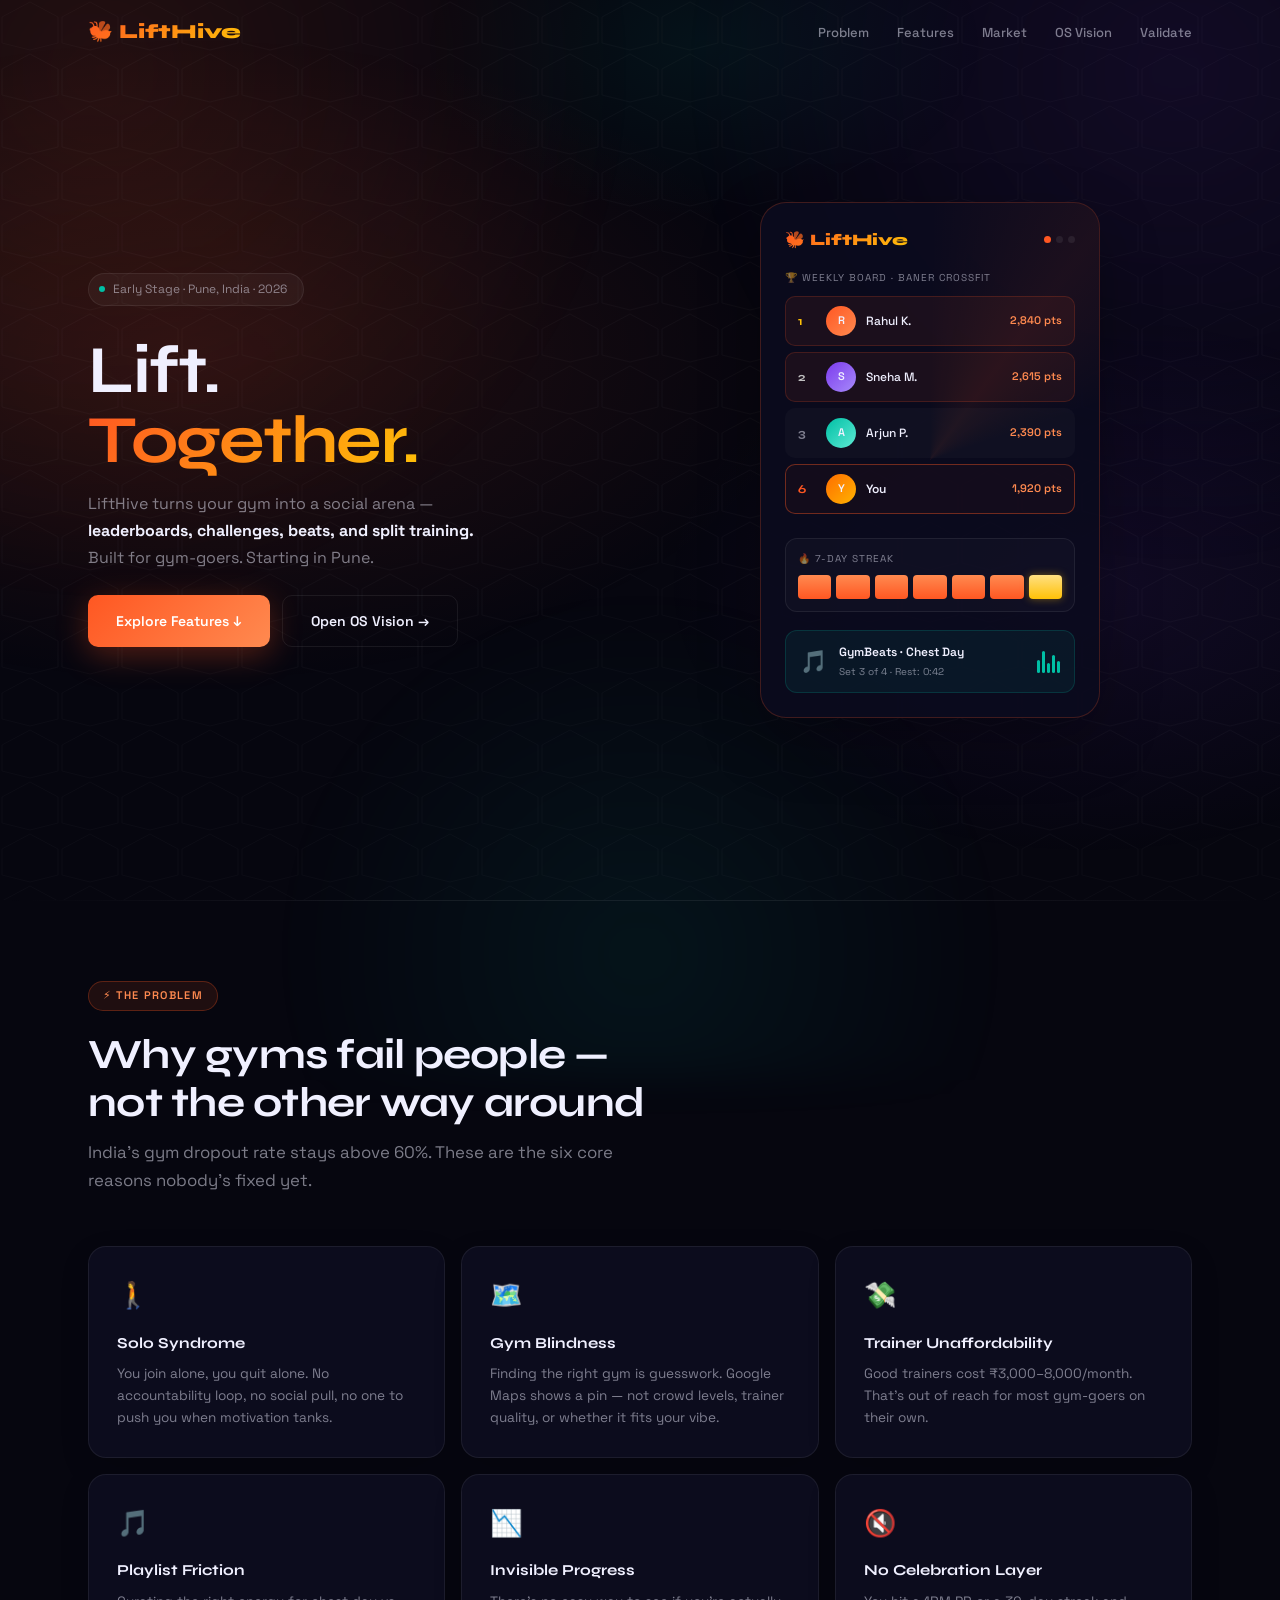
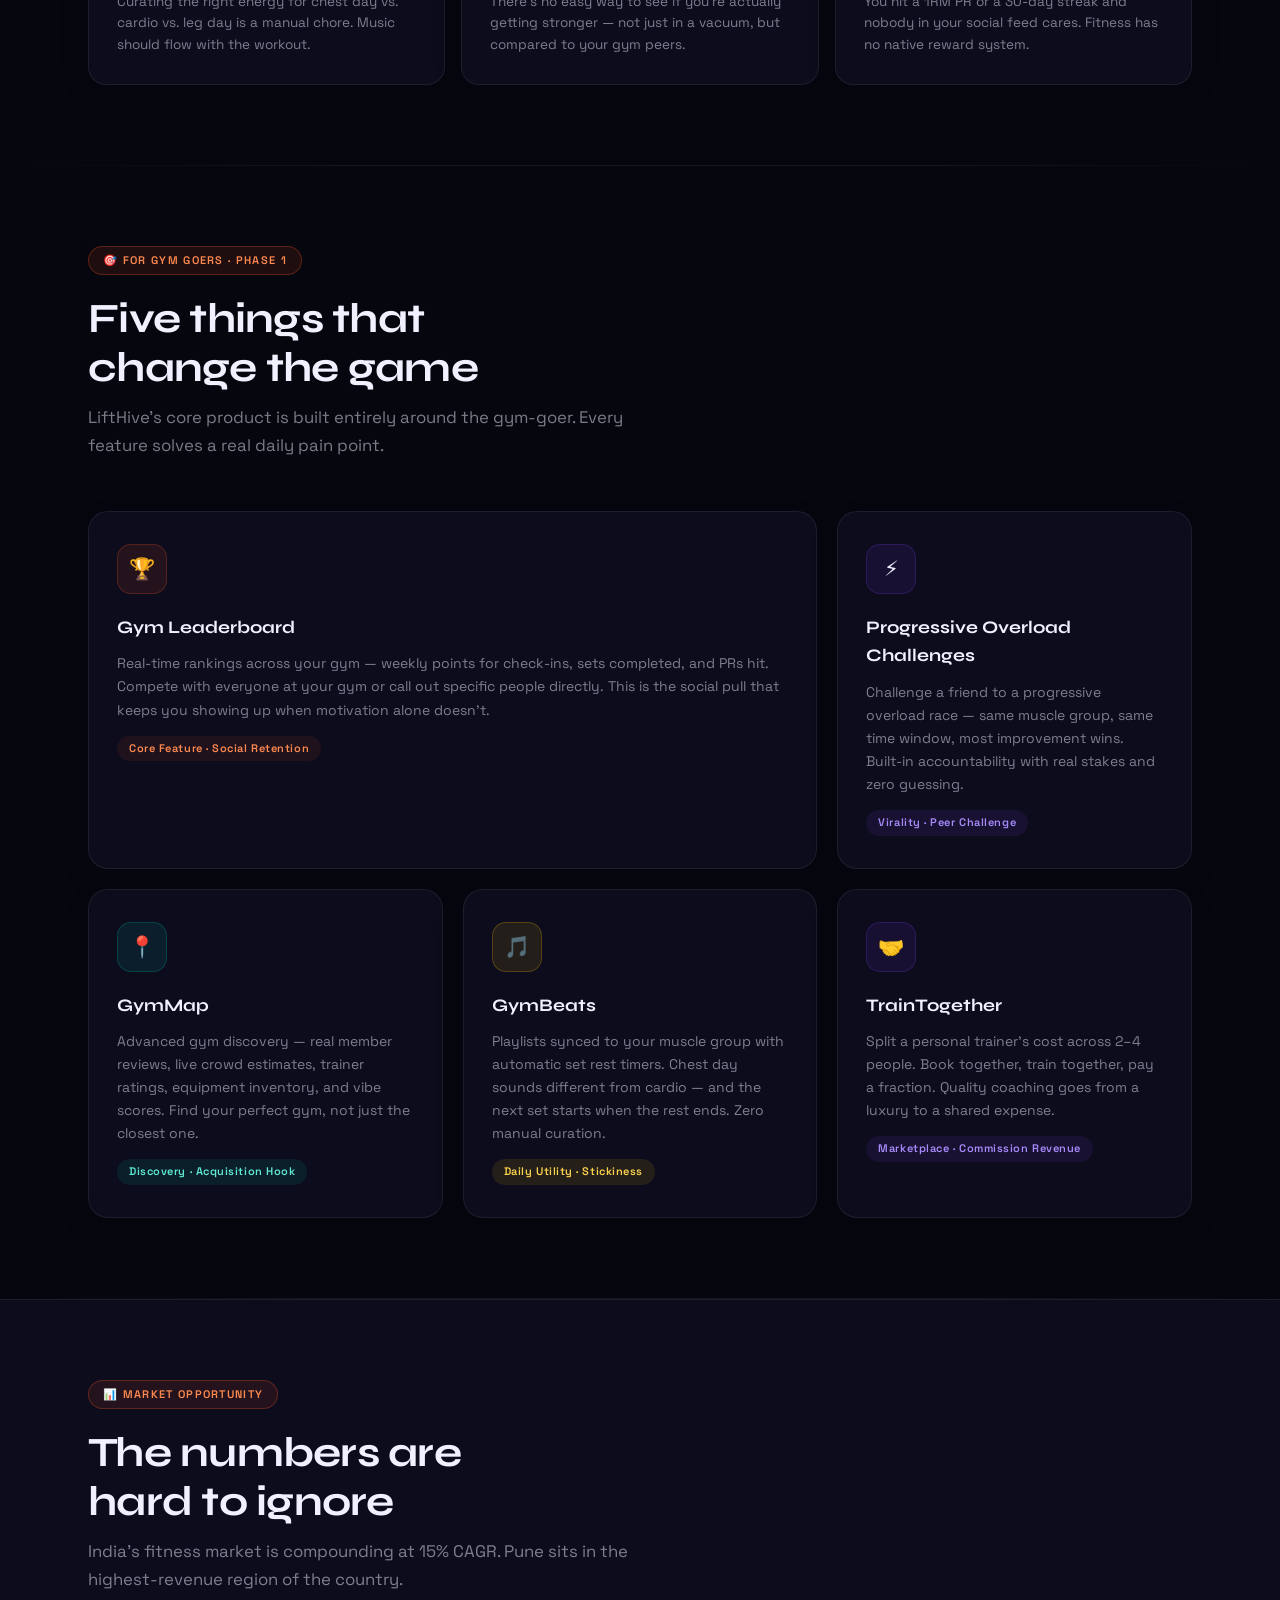
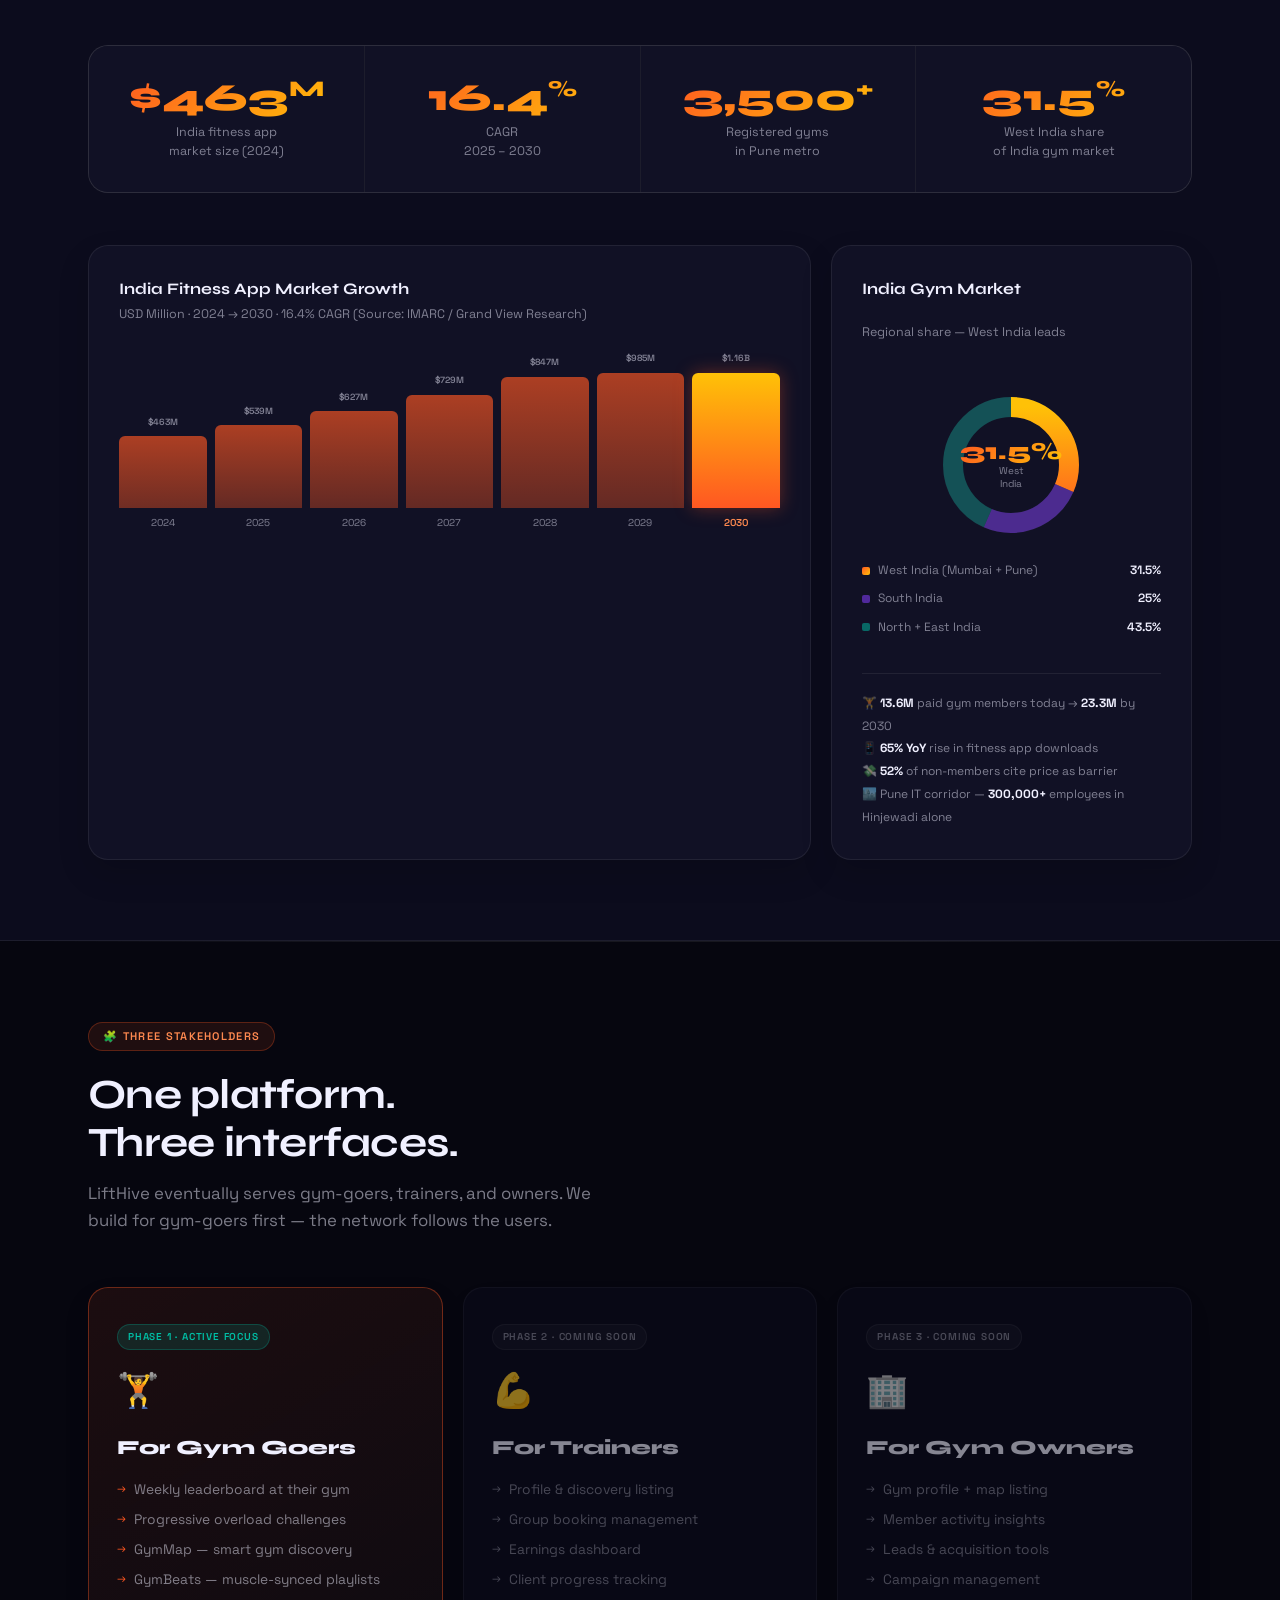
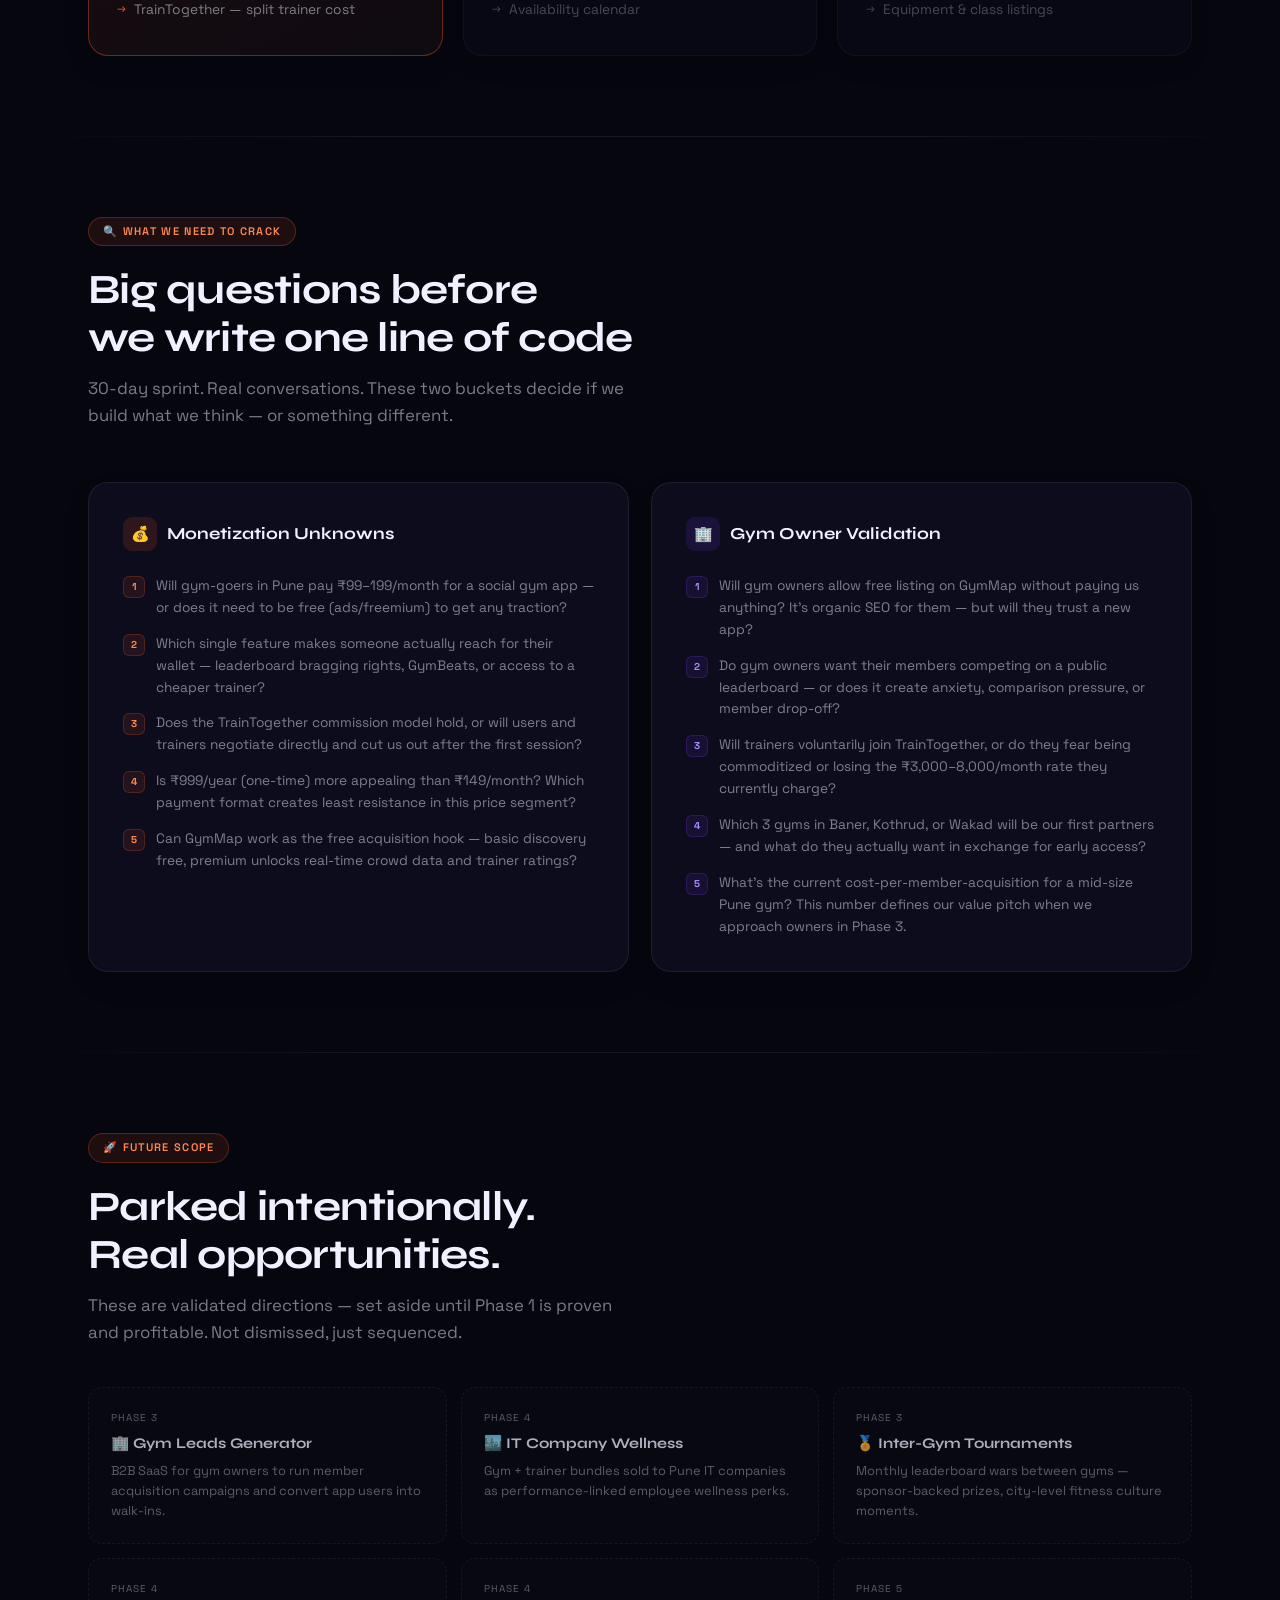
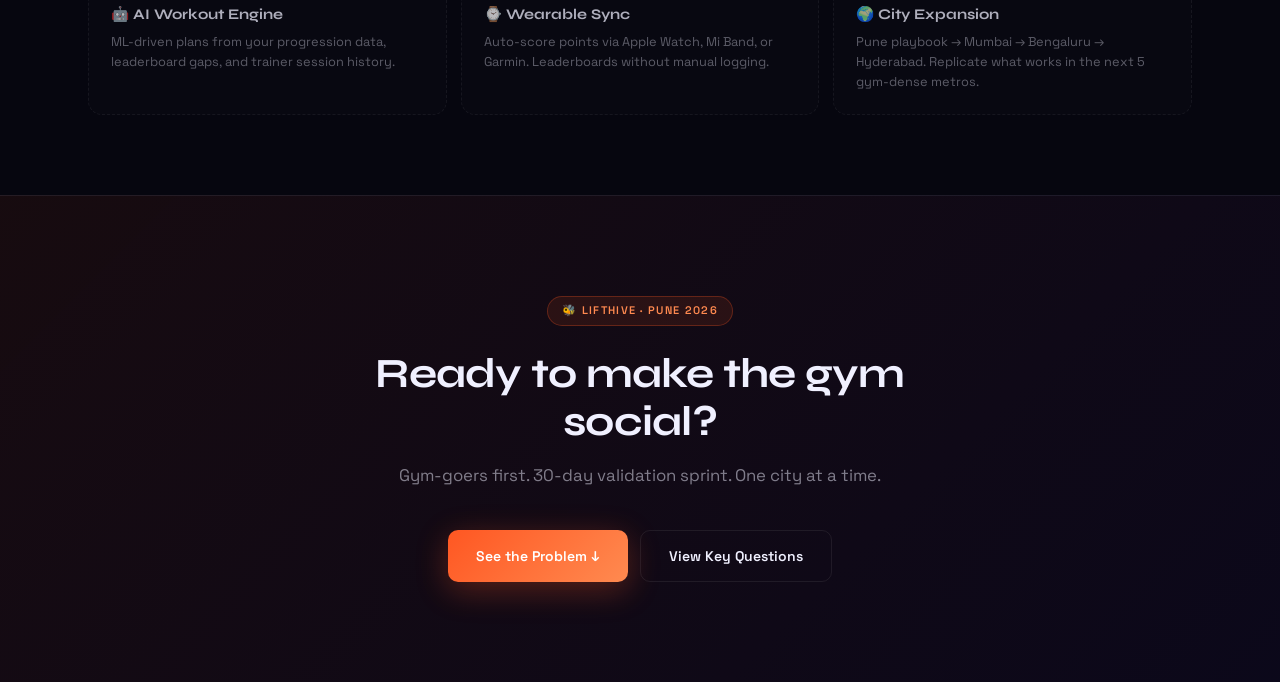
<file: index.html>
<!DOCTYPE html>
<html lang="en">
<head>
<meta charset="UTF-8">
<meta name="viewport" content="width=device-width, initial-scale=1.0">
<title>LiftHive — The AI Operating System for Fitness</title>
<link rel="preconnect" href="https://fonts.googleapis.com">
<link href="https://fonts.googleapis.com/css2?family=Syne:wght@400;600;700;800&family=Space+Grotesk:wght@300;400;500;600;700&display=swap" rel="stylesheet">
<link rel="stylesheet" href="styles.css">

</head>
<body>

<!-- ═══ NAV ═══════════════════════════════════════════ -->
<div class="nav-shell" id="ns">
  <nav>
    <a class="nav-logo" href="#">🐝 LiftHive</a>
    <button class="nav-toggle" aria-label="Toggle navigation" aria-expanded="false">
      <span></span><span></span><span></span>
    </button>
    <ul class="nav-links">
      <li><a href="#problems">Problem</a></li>
      <li><a href="#features">Features</a></li>
      <li><a href="#market">Market</a></li>
      <li><a href="operating-system.html">OS Vision</a></li>
      <li><a href="#validate">Validate</a></li>
    </ul>
  </nav>
</div>

<!-- ═══ HERO ══════════════════════════════════════════ -->
<section class="hero" id="hero">
  <div class="hero-bg"></div>
  <div class="hex-mesh"></div>
  <div class="hero-inner">

    <div class="hero-left">
      <div class="hero-badge"><span class="blink"></span> Early Stage · Pune, India · 2026</div>
      <h1 class="hero-title">
        Lift.<br>
        <span class="accent">Together.</span>
      </h1>
      <p class="hero-tagline">
        LiftHive turns your gym into a social arena —<br>
        <strong>leaderboards, challenges, beats, and split training.</strong><br>
        Built for gym-goers. Starting in Pune.
      </p>
      <div class="btn-row">
        <a href="#features" class="btn-p">Explore Features ↓</a>
        <a href="operating-system.html" class="btn-g">Open OS Vision →</a>
      </div>
    </div>

    <!-- app card mockup -->
    <div class="hero-right">
      <div class="app-card" id="appCard">
        <div class="app-card-inner">
          <div class="app-topbar">
            <span class="app-brand">🐝 LiftHive</span>
            <div class="dots"><span class="a"></span><span></span><span></span></div>
          </div>

          <div>
            <div class="lb-head">🏆 Weekly Board · Baner CrossFit</div>
            <div class="lb-row top">
              <span class="rank g">1</span>
              <div class="avi" style="background:linear-gradient(135deg,#FF5722,#FF8A50)">R</div>
              <span class="lb-name">Rahul K.</span>
              <span class="lb-pts">2,840 pts</span>
            </div>
            <div class="lb-row top">
              <span class="rank s">2</span>
              <div class="avi" style="background:linear-gradient(135deg,#7C3AED,#A78BFA)">S</div>
              <span class="lb-name">Sneha M.</span>
              <span class="lb-pts">2,615 pts</span>
            </div>
            <div class="lb-row">
              <span class="rank">3</span>
              <div class="avi" style="background:linear-gradient(135deg,#00BFA5,#5EEAD4)">A</div>
              <span class="lb-name">Arjun P.</span>
              <span class="lb-pts">2,390 pts</span>
            </div>
            <div class="lb-row me">
              <span class="rank" style="color:var(--flame)">6</span>
              <div class="avi" style="background:linear-gradient(135deg,#FF6D00,#FFB300)">Y</div>
              <span class="lb-name" style="color:var(--text);font-weight:600">You</span>
              <span class="lb-pts">1,920 pts</span>
            </div>
          </div>

          <div class="streak-box">
            <div class="streak-label">🔥 7-Day Streak</div>
            <div class="streak-days">
              <div class="sd d"></div><div class="sd d"></div><div class="sd d"></div>
              <div class="sd d"></div><div class="sd d"></div><div class="sd d"></div>
              <div class="sd t"></div>
            </div>
          </div>

          <div class="beats-box">
            <span class="beats-icon">🎵</span>
            <div class="beats-meta">
              <div class="beats-title">GymBeats · Chest Day</div>
              <div class="beats-sub">Set 3 of 4 · Rest: 0:42</div>
            </div>
            <div class="beats-bars">
              <div class="bb"></div><div class="bb"></div><div class="bb"></div>
              <div class="bb"></div><div class="bb"></div>
            </div>
          </div>
        </div>
      </div>
    </div>

  </div>
</section>

<div class="divider"></div>

<!-- ═══ PROBLEMS ══════════════════════════════════════ -->
<section id="problems">
  <div class="container">
    <div class="reveal">
      <div class="tag">⚡ The Problem</div>
      <h2 class="h1">Why gyms fail people —<br>not the other way around</h2>
      <p class="sub">India's gym dropout rate stays above 60%. These are the six core reasons nobody's fixed yet.</p>
    </div>
    <div class="problems-grid">
      <div class="p-card reveal">
        <span class="p-icon">🚶</span>
        <div class="p-title">Solo Syndrome</div>
        <p class="p-desc">You join alone, you quit alone. No accountability loop, no social pull, no one to push you when motivation tanks.</p>
      </div>
      <div class="p-card reveal">
        <span class="p-icon">🗺️</span>
        <div class="p-title">Gym Blindness</div>
        <p class="p-desc">Finding the right gym is guesswork. Google Maps shows a pin — not crowd levels, trainer quality, or whether it fits your vibe.</p>
      </div>
      <div class="p-card reveal">
        <span class="p-icon">💸</span>
        <div class="p-title">Trainer Unaffordability</div>
        <p class="p-desc">Good trainers cost ₹3,000–8,000/month. That's out of reach for most gym-goers on their own.</p>
      </div>
      <div class="p-card reveal">
        <span class="p-icon">🎵</span>
        <div class="p-title">Playlist Friction</div>
        <p class="p-desc">Curating the right energy for chest day vs. cardio vs. leg day is a manual chore. Music should flow with the workout.</p>
      </div>
      <div class="p-card reveal">
        <span class="p-icon">📉</span>
        <div class="p-title">Invisible Progress</div>
        <p class="p-desc">There's no easy way to see if you're actually getting stronger — not just in a vacuum, but compared to your gym peers.</p>
      </div>
      <div class="p-card reveal">
        <span class="p-icon">🔇</span>
        <div class="p-title">No Celebration Layer</div>
        <p class="p-desc">You hit a 1RM PR or a 30-day streak and nobody in your social feed cares. Fitness has no native reward system.</p>
      </div>
    </div>
  </div>
</section>

<div class="divider"></div>

<!-- ═══ FEATURES ══════════════════════════════════════ -->
<section id="features">
  <div class="container">
    <div class="reveal">
      <div class="tag">🎯 For Gym Goers · Phase 1</div>
      <h2 class="h1">Five things that<br>change the game</h2>
      <p class="sub">LiftHive's core product is built entirely around the gym-goer. Every feature solves a real daily pain point.</p>
    </div>
    <div class="feat-grid">
      <div class="f-card wide reveal">
        <div class="f-icon">🏆</div>
        <div class="f-title">Gym Leaderboard</div>
        <p class="f-desc">Real-time rankings across your gym — weekly points for check-ins, sets completed, and PRs hit. Compete with everyone at your gym or call out specific people directly. This is the social pull that keeps you showing up when motivation alone doesn't.</p>
        <span class="f-chip">Core Feature · Social Retention</span>
      </div>
      <div class="f-card reveal">
        <div class="f-icon pu">⚡</div>
        <div class="f-title">Progressive Overload Challenges</div>
        <p class="f-desc">Challenge a friend to a progressive overload race — same muscle group, same time window, most improvement wins. Built-in accountability with real stakes and zero guessing.</p>
        <span class="f-chip pu">Virality · Peer Challenge</span>
      </div>
      <div class="f-card reveal">
        <div class="f-icon te">📍</div>
        <div class="f-title">GymMap</div>
        <p class="f-desc">Advanced gym discovery — real member reviews, live crowd estimates, trainer ratings, equipment inventory, and vibe scores. Find your perfect gym, not just the closest one.</p>
        <span class="f-chip te">Discovery · Acquisition Hook</span>
      </div>
      <div class="f-card reveal">
        <div class="f-icon go">🎵</div>
        <div class="f-title">GymBeats</div>
        <p class="f-desc">Playlists synced to your muscle group with automatic set rest timers. Chest day sounds different from cardio — and the next set starts when the rest ends. Zero manual curation.</p>
        <span class="f-chip go">Daily Utility · Stickiness</span>
      </div>
      <div class="f-card reveal">
        <div class="f-icon pu">🤝</div>
        <div class="f-title">TrainTogether</div>
        <p class="f-desc">Split a personal trainer's cost across 2–4 people. Book together, train together, pay a fraction. Quality coaching goes from a luxury to a shared expense.</p>
        <span class="f-chip pu">Marketplace · Commission Revenue</span>
      </div>
    </div>
  </div>
</section>

<div class="divider"></div>

<!-- ═══ MARKET ════════════════════════════════════════ -->
<section id="market" class="market-section">
  <div class="container">
    <div class="reveal">
      <div class="tag">📊 Market Opportunity</div>
      <h2 class="h1">The numbers are<br>hard to ignore</h2>
      <p class="sub">India's fitness market is compounding at 15% CAGR. Pune sits in the highest-revenue region of the country.</p>
    </div>

    <div class="stats-row reveal">
      <div class="s-block">
        <div class="s-num" id="c1">$463<sup>M</sup></div>
        <div class="s-label">India fitness app<br>market size (2024)</div>
      </div>
      <div class="s-block">
        <div class="s-num">16.4<sup>%</sup></div>
        <div class="s-label">CAGR<br>2025 – 2030</div>
      </div>
      <div class="s-block">
        <div class="s-num" id="c2">3,500<sup>+</sup></div>
        <div class="s-label">Registered gyms<br>in Pune metro</div>
      </div>
      <div class="s-block">
        <div class="s-num">31.5<sup>%</sup></div>
        <div class="s-label">West India share<br>of India gym market</div>
      </div>
    </div>

    <div class="market-grid reveal">
      <!-- Bar chart -->
      <div class="chart-box">
        <div class="chart-title">India Fitness App Market Growth</div>
        <div class="chart-sub">USD Million · 2024 → 2030 · 16.4% CAGR (Source: IMARC / Grand View Research)</div>
        <div class="bar-chart" id="barChart">
          <div class="bar-col">
            <div class="bar-val">$463M</div>
            <div class="bar" data-h="40" style="background:linear-gradient(to top,rgba(255,87,34,.4),rgba(255,87,34,.65))"></div>
            <div class="bar-yr">2024</div>
          </div>
          <div class="bar-col">
            <div class="bar-val">$539M</div>
            <div class="bar" data-h="46"></div>
            <div class="bar-yr">2025</div>
          </div>
          <div class="bar-col">
            <div class="bar-val">$627M</div>
            <div class="bar" data-h="54"></div>
            <div class="bar-yr">2026</div>
          </div>
          <div class="bar-col">
            <div class="bar-val">$729M</div>
            <div class="bar" data-h="63"></div>
            <div class="bar-yr">2027</div>
          </div>
          <div class="bar-col">
            <div class="bar-val">$847M</div>
            <div class="bar" data-h="73"></div>
            <div class="bar-yr">2028</div>
          </div>
          <div class="bar-col">
            <div class="bar-val">$985M</div>
            <div class="bar" data-h="85"></div>
            <div class="bar-yr">2029</div>
          </div>
          <div class="bar-col">
            <div class="bar-val">$1.16B</div>
            <div class="bar hi" data-h="100"></div>
            <div class="bar-yr hi">2030</div>
          </div>
        </div>
      </div>

      <!-- Donut + extra -->
      <div class="chart-box donut-box">
        <div class="chart-title">India Gym Market</div>
        <div class="chart-sub">Regional share — West India leads</div>
        <div class="donut-wrap">
          <svg viewBox="0 0 156 156" width="156" height="156">
            <circle cx="78" cy="78" r="58" fill="none" stroke="rgba(255,255,255,.05)" stroke-width="20"/>
            <!-- West India 31.5% -->
            <circle cx="78" cy="78" r="58" fill="none"
              stroke="url(#g1)" stroke-width="20"
              stroke-dasharray="114.7 249.4" stroke-dashoffset="0"
              transform="rotate(-90 78 78)"
              style="transition:stroke-dasharray 1.2s ease"/>
            <!-- South India 25% -->
            <circle cx="78" cy="78" r="58" fill="none"
              stroke="rgba(124,58,237,.5)" stroke-width="20"
              stroke-dasharray="91.1 273" stroke-dashoffset="-114.7"
              transform="rotate(-90 78 78)"/>
            <!-- North+East 43.5% -->
            <circle cx="78" cy="78" r="58" fill="none"
              stroke="rgba(0,191,165,.32)" stroke-width="20"
              stroke-dasharray="158.3 205.8" stroke-dashoffset="-205.8"
              transform="rotate(-90 78 78)"/>
            <defs>
              <linearGradient id="g1" x1="0%" y1="0%" x2="100%" y2="0%">
                <stop offset="0%" stop-color="#FF5722"/>
                <stop offset="100%" stop-color="#FFC107"/>
              </linearGradient>
            </defs>
          </svg>
          <div class="donut-center">
            <div class="donut-num">31.5%</div>
            <div class="donut-lbl">West<br>India</div>
          </div>
        </div>
        <div class="legend">
          <div class="leg">
            <div class="leg-dot" style="background:linear-gradient(135deg,#FF5722,#FFC107)"></div>
            <span class="leg-txt">West India (Mumbai + Pune)</span>
            <span class="leg-val">31.5%</span>
          </div>
          <div class="leg">
            <div class="leg-dot" style="background:rgba(124,58,237,.6)"></div>
            <span class="leg-txt">South India</span>
            <span class="leg-val">25%</span>
          </div>
          <div class="leg">
            <div class="leg-dot" style="background:rgba(0,191,165,.5)"></div>
            <span class="leg-txt">North + East India</span>
            <span class="leg-val">43.5%</span>
          </div>
        </div>
        <div class="market-extra">
          🏋️ <strong>13.6M</strong> paid gym members today → <strong>23.3M</strong> by 2030<br>
          📱 <strong>65% YoY</strong> rise in fitness app downloads<br>
          💸 <strong>52%</strong> of non-members cite price as barrier<br>
          🏙️ Pune IT corridor — <strong>300,000+</strong> employees in Hinjewadi alone
        </div>
      </div>
    </div>
  </div>
</section>

<div class="divider"></div>

<!-- ═══ INTERFACES ════════════════════════════════════ -->
<section id="interfaces">
  <div class="container">
    <div class="reveal">
      <div class="tag">🧩 Three Stakeholders</div>
      <h2 class="h1">One platform.<br>Three interfaces.</h2>
      <p class="sub">LiftHive eventually serves gym-goers, trainers, and owners. We build for gym-goers first — the network follows the users.</p>
    </div>
    <div class="iface-grid">
      <div class="i-card active reveal">
        <span class="i-badge live">Phase 1 · Active Focus</span>
        <span class="i-icon">🏋️</span>
        <div class="i-title">For Gym Goers</div>
        <ul class="i-list">
          <li>Weekly leaderboard at their gym</li>
          <li>Progressive overload challenges</li>
          <li>GymMap — smart gym discovery</li>
          <li>GymBeats — muscle-synced playlists</li>
          <li>TrainTogether — split trainer cost</li>
        </ul>
      </div>
      <div class="i-card future reveal">
        <span class="i-badge soon">Phase 2 · Coming Soon</span>
        <span class="i-icon">💪</span>
        <div class="i-title">For Trainers</div>
        <ul class="i-list dim">
          <li>Profile & discovery listing</li>
          <li>Group booking management</li>
          <li>Earnings dashboard</li>
          <li>Client progress tracking</li>
          <li>Availability calendar</li>
        </ul>
      </div>
      <div class="i-card future reveal">
        <span class="i-badge soon">Phase 3 · Coming Soon</span>
        <span class="i-icon">🏢</span>
        <div class="i-title">For Gym Owners</div>
        <ul class="i-list dim">
          <li>Gym profile + map listing</li>
          <li>Member activity insights</li>
          <li>Leads & acquisition tools</li>
          <li>Campaign management</li>
          <li>Equipment & class listings</li>
        </ul>
      </div>
    </div>
  </div>
</section>

<div class="divider"></div>

<!-- ═══ VALIDATION ════════════════════════════════════ -->
<section id="validate">
  <div class="container">
    <div class="reveal">
      <div class="tag">🔍 What We Need to Crack</div>
      <h2 class="h1">Big questions before<br>we write one line of code</h2>
      <p class="sub">30-day sprint. Real conversations. These two buckets decide if we build what we think — or something different.</p>
    </div>
    <div class="val-grid">
      <div class="v-card reveal">
        <div class="v-card-title">
          <div class="v-ico o">💰</div>
          Monetization Unknowns
        </div>
        <div class="q-list">
          <div class="q-row">
            <div class="q-n">1</div>
            <div class="q-txt">Will gym-goers in Pune pay ₹99–199/month for a social gym app — or does it need to be free (ads/freemium) to get any traction?</div>
          </div>
          <div class="q-row">
            <div class="q-n">2</div>
            <div class="q-txt">Which single feature makes someone actually reach for their wallet — leaderboard bragging rights, GymBeats, or access to a cheaper trainer?</div>
          </div>
          <div class="q-row">
            <div class="q-n">3</div>
            <div class="q-txt">Does the TrainTogether commission model hold, or will users and trainers negotiate directly and cut us out after the first session?</div>
          </div>
          <div class="q-row">
            <div class="q-n">4</div>
            <div class="q-txt">Is ₹999/year (one-time) more appealing than ₹149/month? Which payment format creates least resistance in this price segment?</div>
          </div>
          <div class="q-row">
            <div class="q-n">5</div>
            <div class="q-txt">Can GymMap work as the free acquisition hook — basic discovery free, premium unlocks real-time crowd data and trainer ratings?</div>
          </div>
        </div>
      </div>
      <div class="v-card reveal">
        <div class="v-card-title">
          <div class="v-ico p">🏢</div>
          Gym Owner Validation
        </div>
        <div class="q-list">
          <div class="q-row">
            <div class="q-n p">1</div>
            <div class="q-txt">Will gym owners allow free listing on GymMap without paying us anything? It's organic SEO for them — but will they trust a new app?</div>
          </div>
          <div class="q-row">
            <div class="q-n p">2</div>
            <div class="q-txt">Do gym owners want their members competing on a public leaderboard — or does it create anxiety, comparison pressure, or member drop-off?</div>
          </div>
          <div class="q-row">
            <div class="q-n p">3</div>
            <div class="q-txt">Will trainers voluntarily join TrainTogether, or do they fear being commoditized or losing the ₹3,000–8,000/month rate they currently charge?</div>
          </div>
          <div class="q-row">
            <div class="q-n p">4</div>
            <div class="q-txt">Which 3 gyms in Baner, Kothrud, or Wakad will be our first partners — and what do they actually want in exchange for early access?</div>
          </div>
          <div class="q-row">
            <div class="q-n p">5</div>
            <div class="q-txt">What's the current cost-per-member-acquisition for a mid-size Pune gym? This number defines our value pitch when we approach owners in Phase 3.</div>
          </div>
        </div>
      </div>
    </div>
  </div>
</section>

<div class="divider"></div>

<!-- ═══ FUTURE SCOPE ══════════════════════════════════ -->
<section id="future">
  <div class="container">
    <div class="reveal">
      <div class="tag">🚀 Future Scope</div>
      <h2 class="h1">Parked intentionally.<br>Real opportunities.</h2>
      <p class="sub">These are validated directions — set aside until Phase 1 is proven and profitable. Not dismissed, just sequenced.</p>
    </div>
    <div class="future-grid reveal">
      <div class="fu-card">
        <div class="fu-phase">Phase 3</div>
        <div class="fu-title">🏢 Gym Leads Generator</div>
        <p class="fu-desc">B2B SaaS for gym owners to run member acquisition campaigns and convert app users into walk-ins.</p>
      </div>
      <div class="fu-card">
        <div class="fu-phase">Phase 4</div>
        <div class="fu-title">🏙️ IT Company Wellness</div>
        <p class="fu-desc">Gym + trainer bundles sold to Pune IT companies as performance-linked employee wellness perks.</p>
      </div>
      <div class="fu-card">
        <div class="fu-phase">Phase 3</div>
        <div class="fu-title">🏅 Inter-Gym Tournaments</div>
        <p class="fu-desc">Monthly leaderboard wars between gyms — sponsor-backed prizes, city-level fitness culture moments.</p>
      </div>
      <div class="fu-card">
        <div class="fu-phase">Phase 4</div>
        <div class="fu-title">🤖 AI Workout Engine</div>
        <p class="fu-desc">ML-driven plans from your progression data, leaderboard gaps, and trainer session history.</p>
      </div>
      <div class="fu-card">
        <div class="fu-phase">Phase 4</div>
        <div class="fu-title">⌚ Wearable Sync</div>
        <p class="fu-desc">Auto-score points via Apple Watch, Mi Band, or Garmin. Leaderboards without manual logging.</p>
      </div>
      <div class="fu-card">
        <div class="fu-phase">Phase 5</div>
        <div class="fu-title">🌍 City Expansion</div>
        <p class="fu-desc">Pune playbook → Mumbai → Bengaluru → Hyderabad. Replicate what works in the next 5 gym-dense metros.</p>
      </div>
    </div>
  </div>
</section>

<!-- ═══ CTA ════════════════════════════════════════════ -->
<section class="cta-section">
  <div class="container">
    <div class="reveal">
      <div class="tag" style="margin:0 auto 24px;display:table">🐝 LiftHive · Pune 2026</div>
      <h2 class="h1" style="text-align:center;max-width:580px;margin:0 auto 16px">Ready to make the gym social?</h2>
      <p class="sub" style="text-align:center;margin:0 auto 40px">Gym-goers first. 30-day validation sprint. One city at a time.</p>
      <div style="display:flex;gap:12px;justify-content:center;flex-wrap:wrap">
        <a href="#problems" class="btn-p">See the Problem ↓</a>
        <a href="#validate" class="btn-g">View Key Questions</a>
      </div>
    </div>
  </div>
</section>

<script src="script.js"></script>

</body>
</html>
</file>
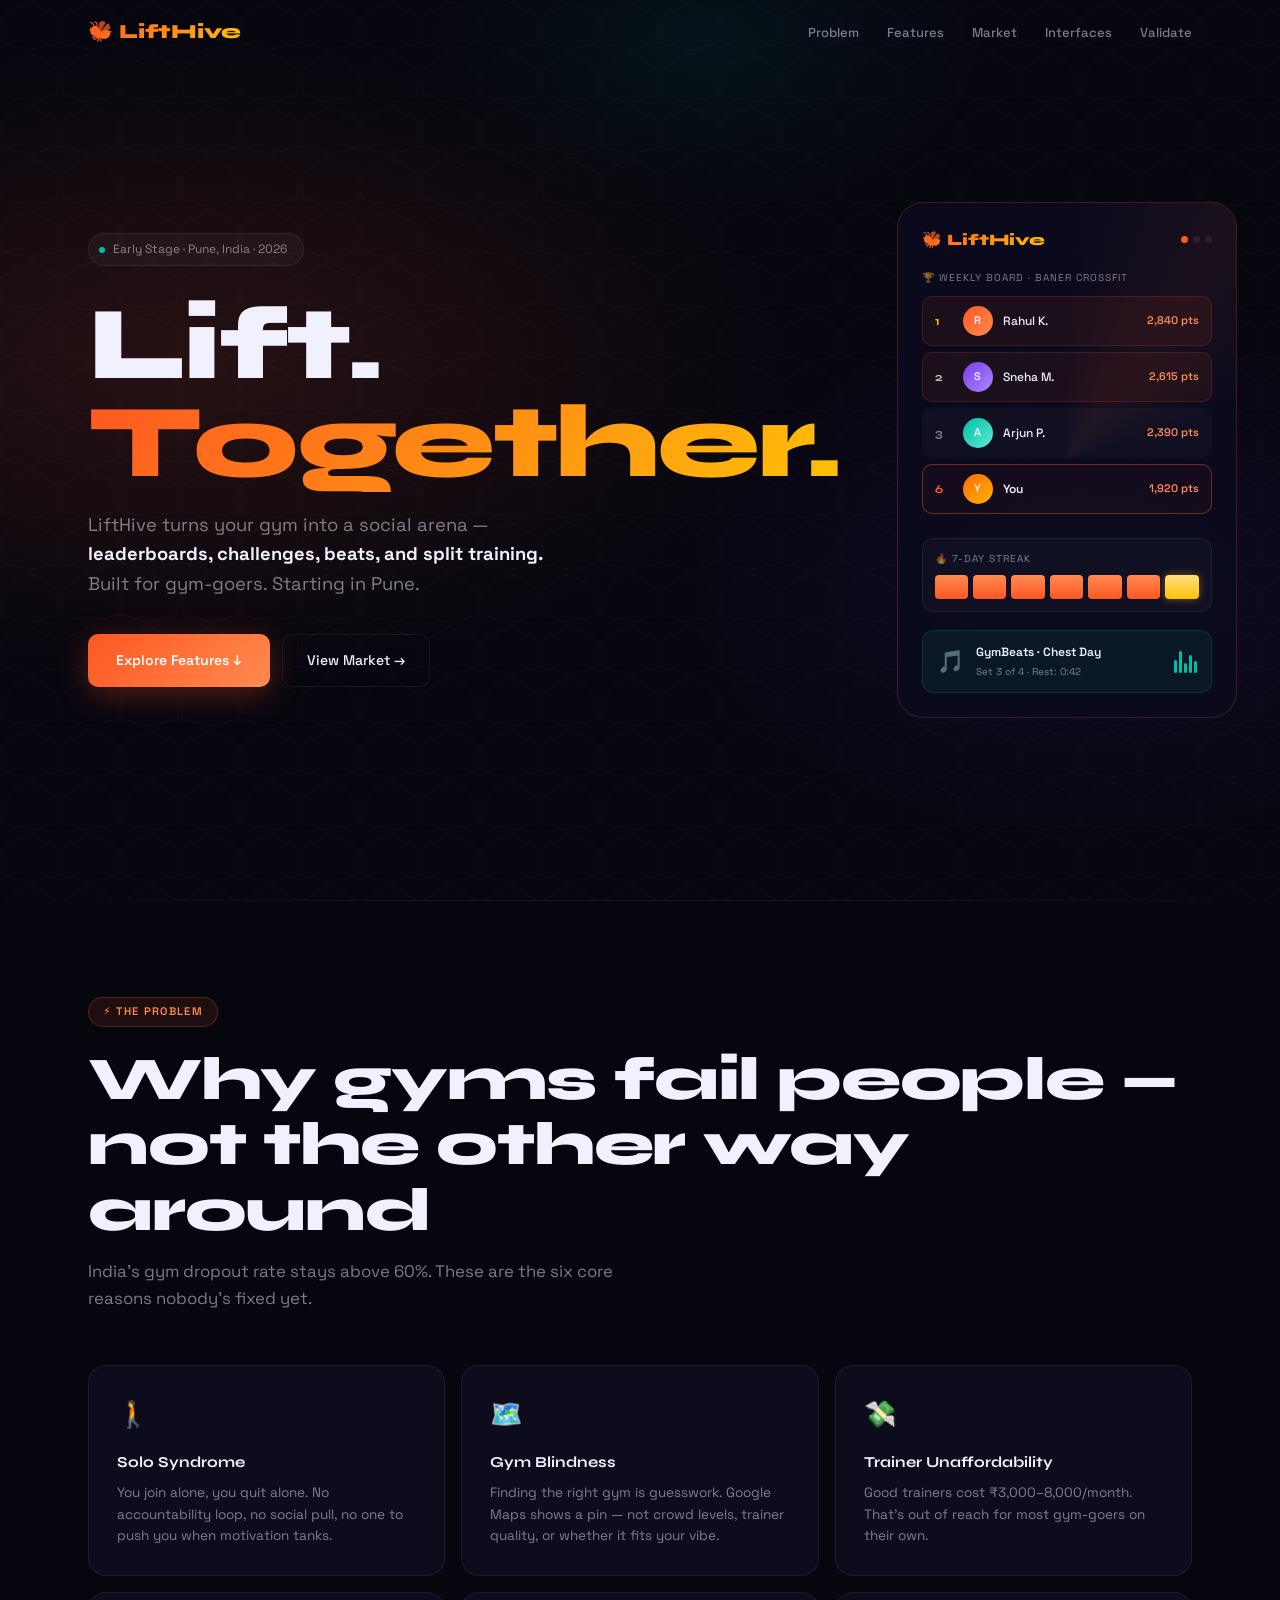
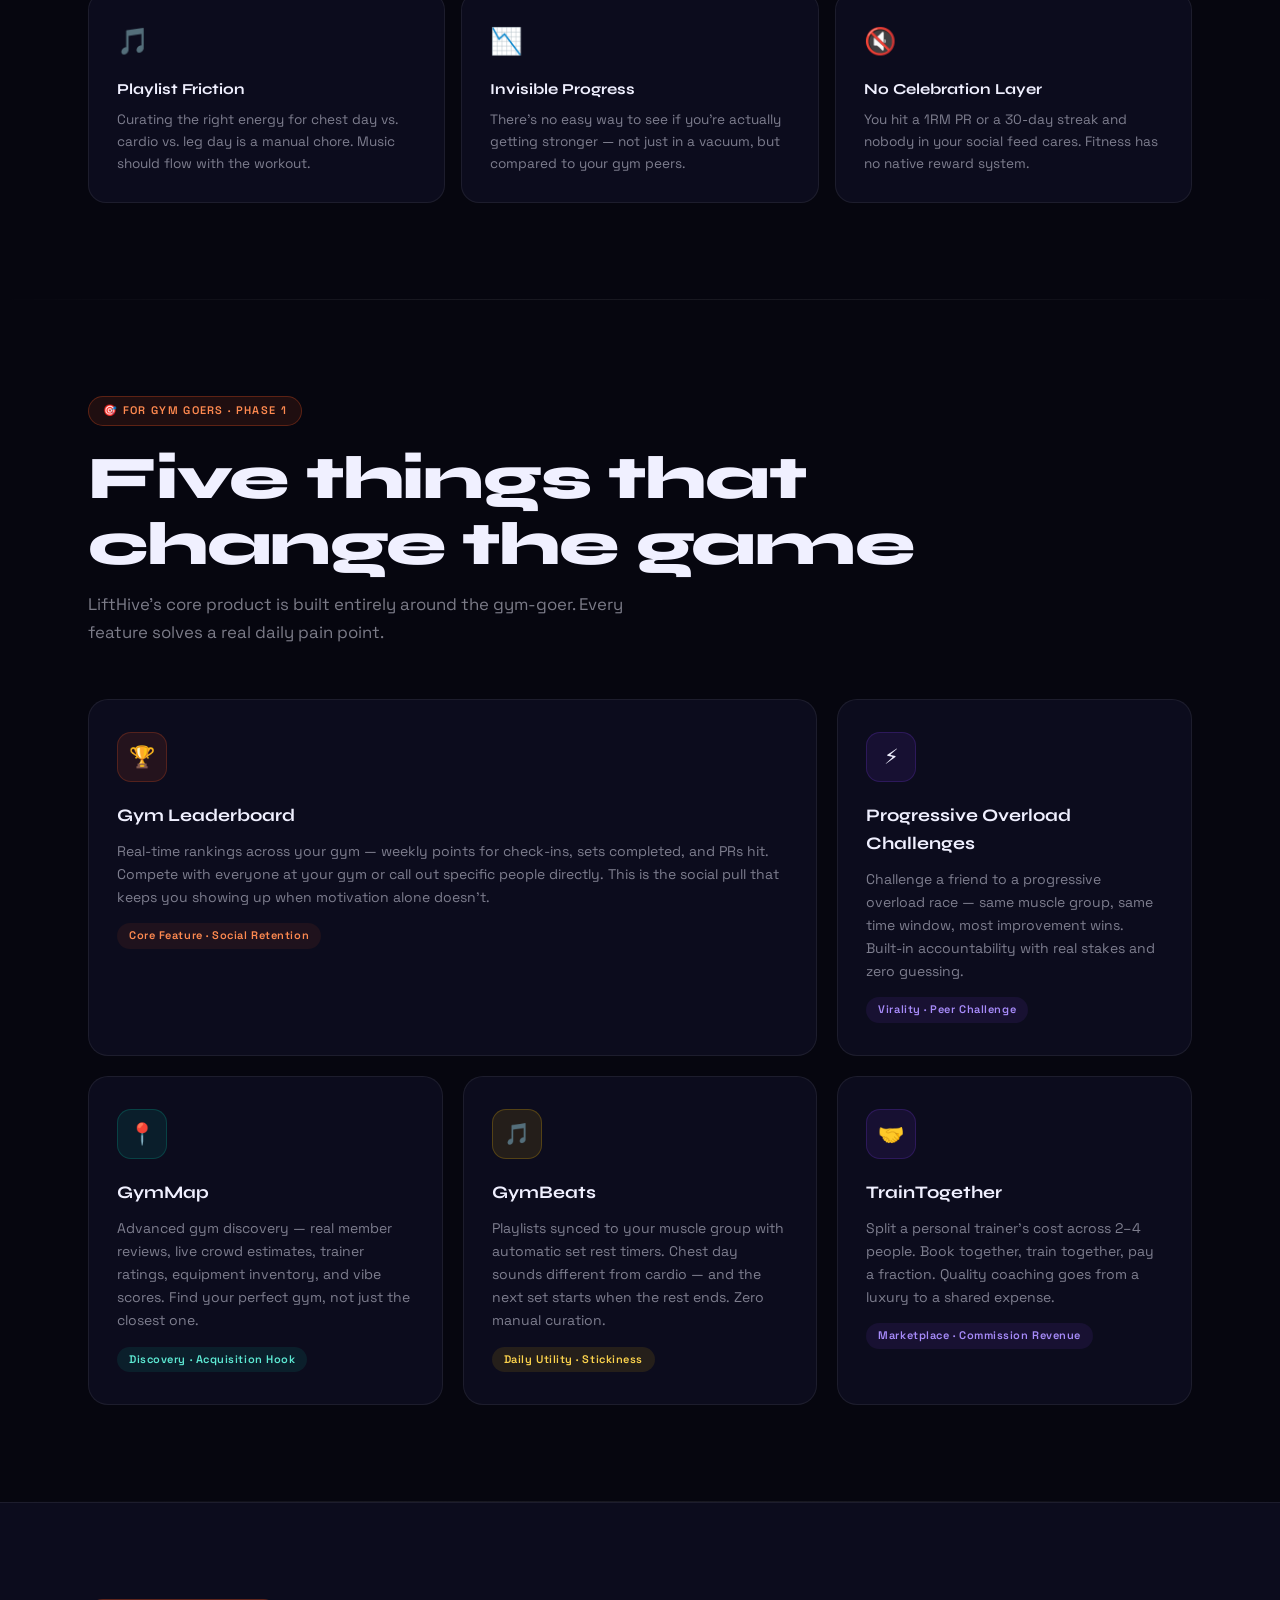
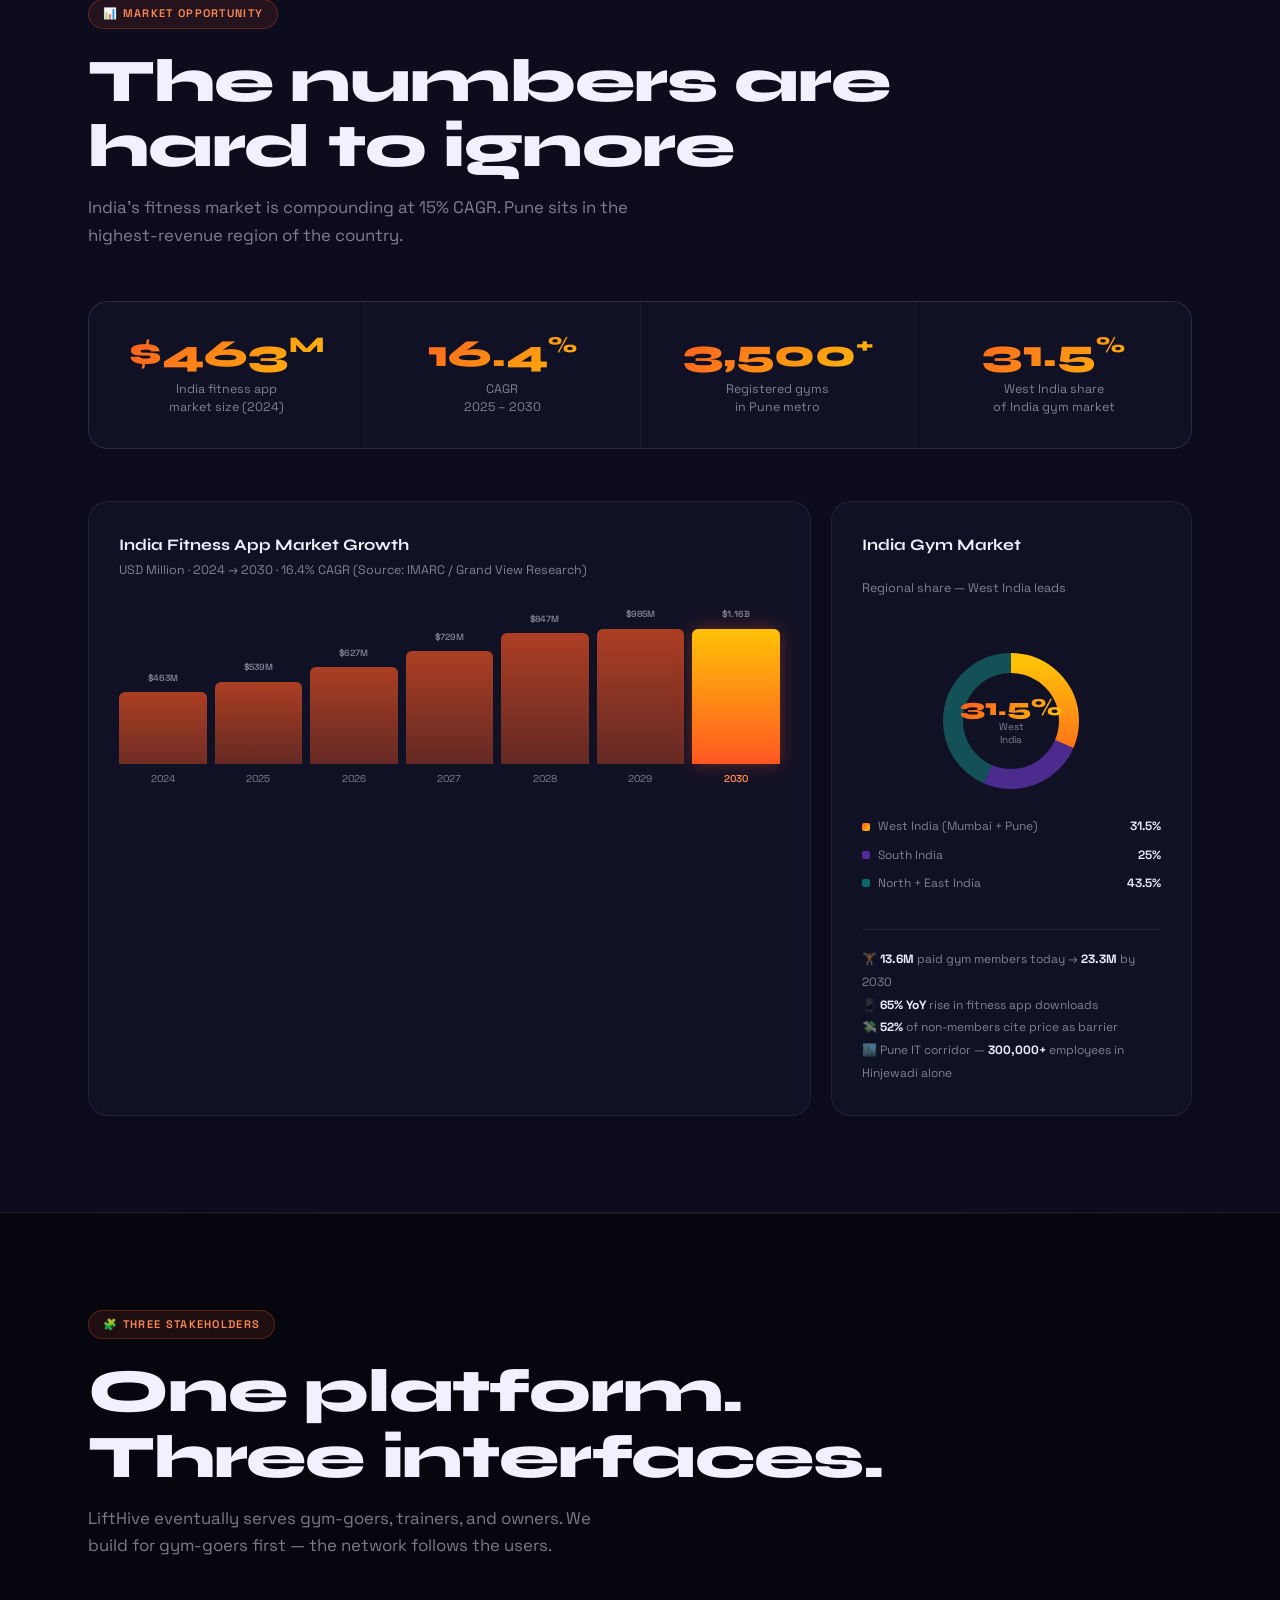
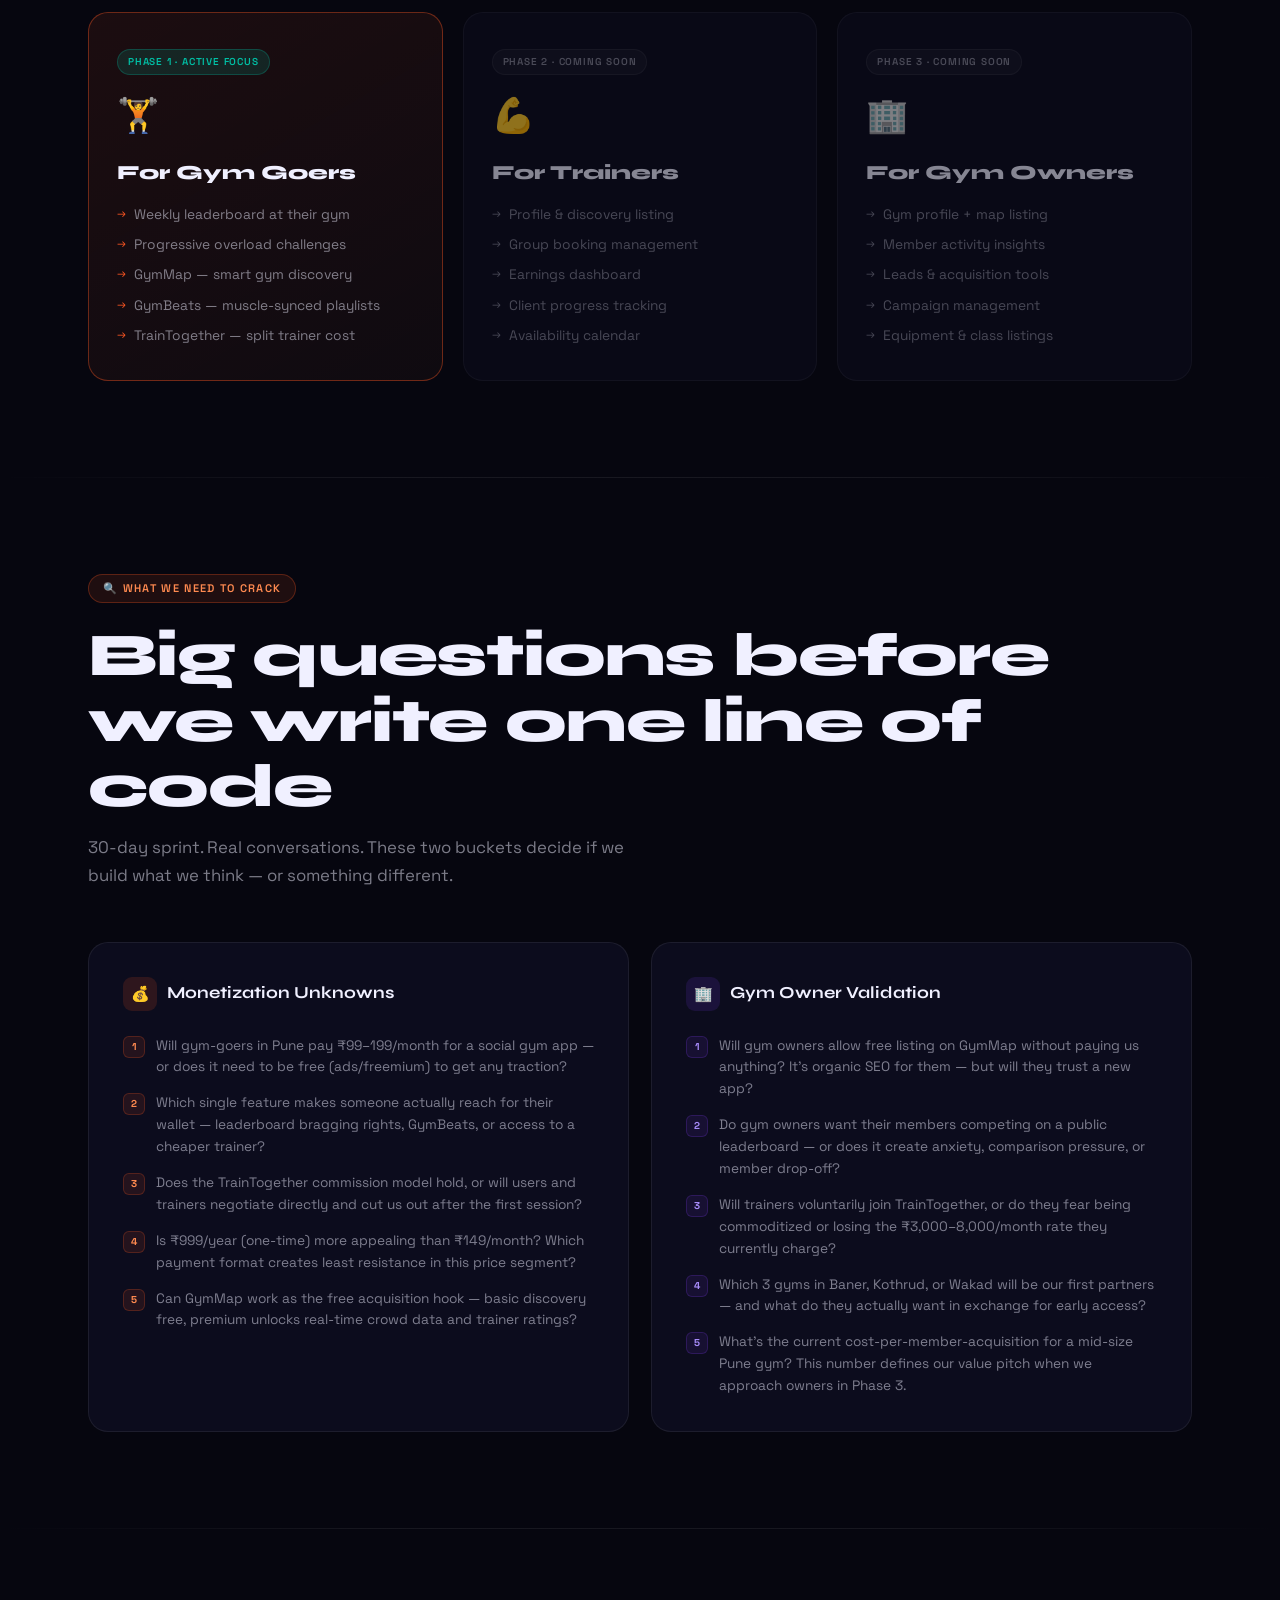
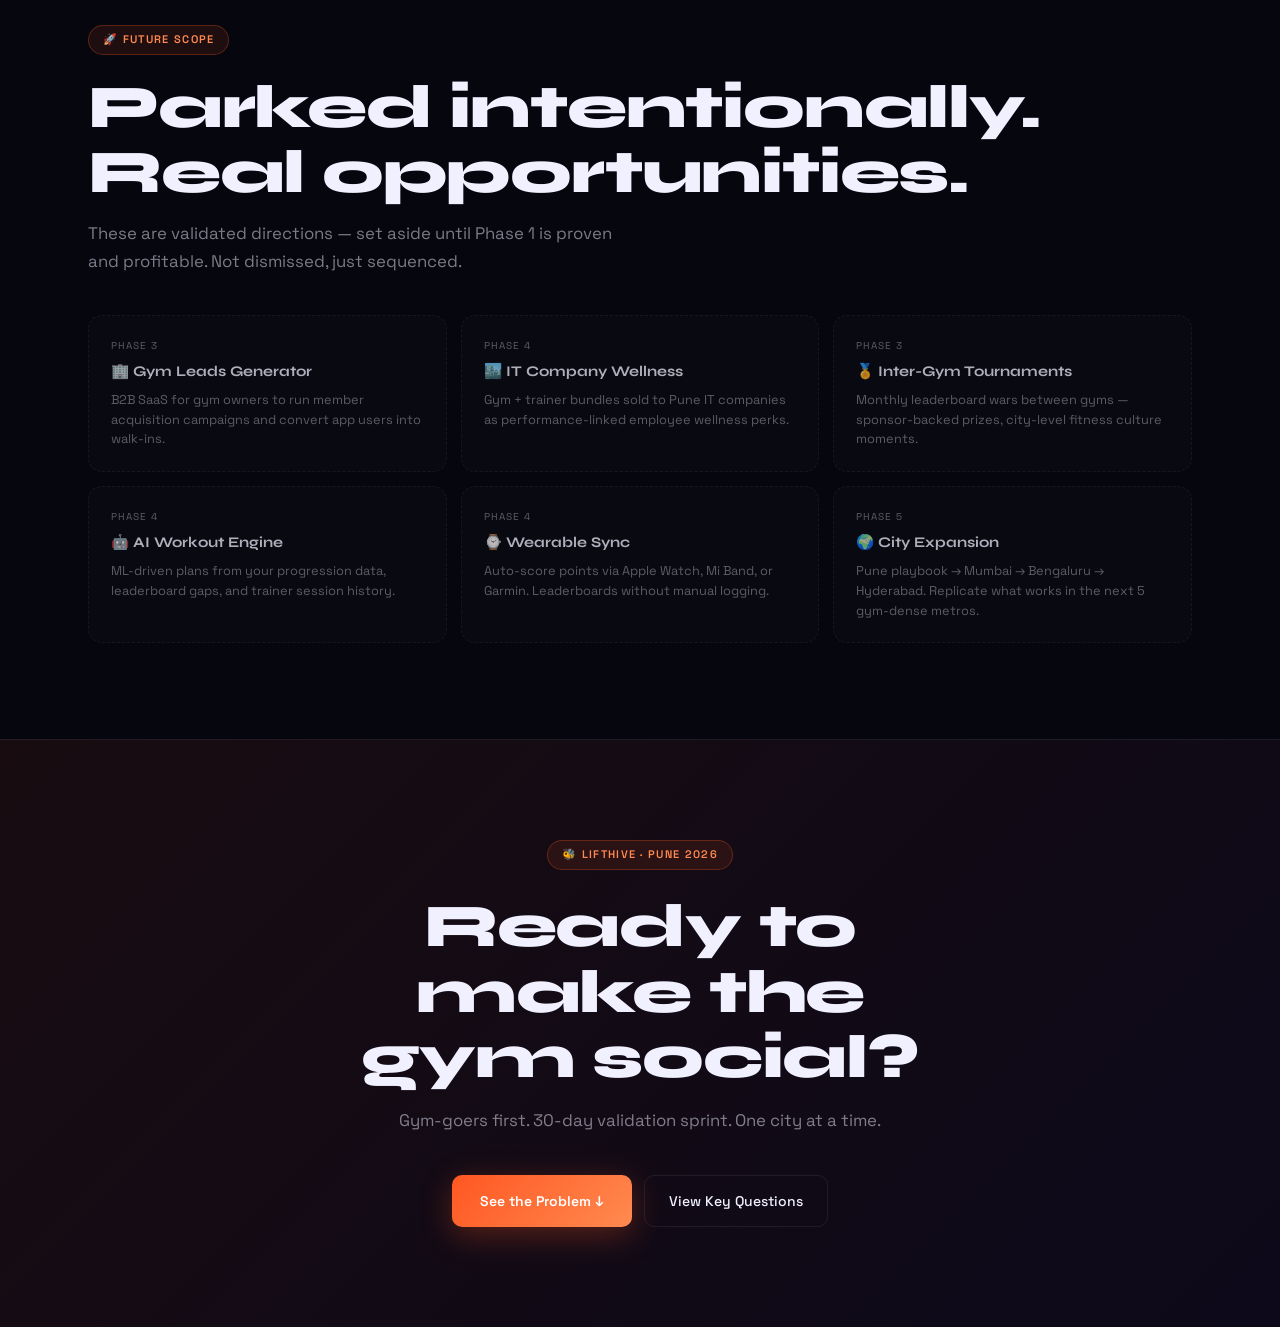
<file: lifthive.html>
<!DOCTYPE html>
<html lang="en">
<head>
<meta charset="UTF-8">
<meta name="viewport" content="width=device-width, initial-scale=1.0">
<title>LiftHive — India's Social Gym Platform</title>
<link rel="preconnect" href="https://fonts.googleapis.com">
<link href="https://fonts.googleapis.com/css2?family=Syne:wght@400;600;700;800&family=Space+Grotesk:wght@300;400;500;600;700&display=swap" rel="stylesheet">
<style>
*, *::before, *::after { box-sizing: border-box; margin: 0; padding: 0; }

:root {
  --bg:        #06060F;
  --surface:   #0C0C1D;
  --surface2:  #111125;
  --flame:     #FF5722;
  --ember:     #FF8A50;
  --gold:      #FFC107;
  --purple:    #7C3AED;
  --teal:      #00BFA5;
  --text:      #F0F0FF;
  --dim:       rgba(240,240,255,0.5);
  --border:    rgba(255,255,255,0.07);
  --glow-o:    rgba(255,87,34,0.22);
  --glow-p:    rgba(124,58,237,0.18);
}

html { scroll-behavior: smooth; }

body {
  background: var(--bg);
  color: var(--text);
  font-family: 'Space Grotesk', system-ui, sans-serif;
  overflow-x: hidden;
  line-height: 1.6;
}

/* ── UTILITIES ─────────────────────────────────── */
.container { max-width: 1160px; margin: 0 auto; padding: 0 28px; }

.tag {
  display: inline-flex;
  align-items: center;
  gap: 6px;
  background: rgba(255,87,34,0.1);
  border: 1px solid rgba(255,87,34,0.28);
  color: var(--ember);
  font-size: 11px;
  font-weight: 600;
  letter-spacing: .12em;
  text-transform: uppercase;
  padding: 5px 14px;
  border-radius: 100px;
  margin-bottom: 20px;
}

.h1 {
  font-family: 'Syne', sans-serif;
  font-size: clamp(2.2rem, 5vw, 3.8rem);
  font-weight: 800;
  line-height: 1.08;
  letter-spacing: -0.02em;
  margin-bottom: 14px;
}

.sub {
  color: var(--dim);
  font-size: 1.05rem;
  font-weight: 400;
  max-width: 540px;
  line-height: 1.65;
}

.divider { height: 1px; background: linear-gradient(90deg, transparent, var(--border) 30%, var(--border) 70%, transparent); }

.reveal {
  opacity: 0;
  transform: translateY(28px);
  transition: opacity .7s ease, transform .7s ease;
}
.reveal.on { opacity: 1; transform: none; }

section { padding: 96px 0; }

/* ── NAVBAR ─────────────────────────────────────── */
.nav-shell {
  position: fixed;
  top: 0; left: 0; right: 0;
  z-index: 200;
  border-bottom: 1px solid transparent;
  transition: background .3s, border-color .3s;
}
.nav-shell.sticky {
  background: rgba(6,6,15,.88);
  backdrop-filter: blur(22px);
  border-color: var(--border);
}
nav {
  display: flex;
  align-items: center;
  justify-content: space-between;
  max-width: 1160px;
  margin: 0 auto;
  padding: 16px 28px;
}
.nav-logo {
  font-family: 'Syne', sans-serif;
  font-size: 20px;
  font-weight: 800;
  background: linear-gradient(135deg, var(--flame), var(--gold));
  -webkit-background-clip: text;
  -webkit-text-fill-color: transparent;
  background-clip: text;
  text-decoration: none;
}
.nav-links { display: flex; gap: 28px; list-style: none; }
.nav-links a { color: var(--dim); text-decoration: none; font-size: 13px; font-weight: 500; transition: color .2s; }
.nav-links a:hover { color: var(--text); }

/* ── HERO ───────────────────────────────────────── */
.hero {
  min-height: 100vh;
  display: flex;
  align-items: center;
  position: relative;
  overflow: hidden;
  padding: 0;
}
.hero-bg {
  position: absolute; inset: 0;
  background:
    radial-gradient(ellipse 80% 60% at 15% 40%, rgba(255,87,34,.13) 0%, transparent 60%),
    radial-gradient(ellipse 55% 50% at 85% 65%, rgba(124,58,237,.1) 0%, transparent 60%),
    radial-gradient(ellipse 40% 35% at 55% 5%,  rgba(0,191,165,.07) 0%, transparent 55%);
}
.hex-mesh {
  position: absolute; inset: 0;
  opacity: .035;
  background-image: url("data:image/svg+xml,%3Csvg width='60' height='52' xmlns='http://www.w3.org/2000/svg'%3E%3Cpolygon points='30,2 58,17 58,43 30,50 2,43 2,17' fill='none' stroke='%23fff' stroke-width='.8'/%3E%3C/svg%3E");
  background-size: 60px 52px;
}
.hero-inner {
  position: relative; z-index: 2;
  display: grid;
  grid-template-columns: 1fr 1fr;
  gap: 56px;
  align-items: center;
  width: 100%;
  max-width: 1160px;
  margin: 0 auto;
  padding: 100px 28px 80px;
}
/* hero left */
.hero-badge {
  display: inline-flex;
  align-items: center;
  gap: 8px;
  background: rgba(255,255,255,.04);
  border: 1px solid var(--border);
  border-radius: 100px;
  padding: 6px 16px 6px 10px;
  font-size: 12px;
  color: var(--dim);
  margin-bottom: 30px;
}
.blink {
  width: 6px; height: 6px;
  background: var(--teal);
  border-radius: 50%;
  animation: blink 2s infinite;
}
@keyframes blink {
  0%,100% { box-shadow: 0 0 0 0 rgba(0,191,165,.45); }
  50%      { box-shadow: 0 0 0 6px rgba(0,191,165,0); }
}
.hero-title {
  font-family: 'Syne', sans-serif;
  font-size: clamp(3.8rem, 9vw, 6.5rem);
  font-weight: 800;
  line-height: .94;
  letter-spacing: -0.025em;
  margin-bottom: 8px;
}
.hero-title .accent {
  display: block;
  background: linear-gradient(130deg, var(--flame) 0%, var(--gold) 100%);
  -webkit-background-clip: text;
  -webkit-text-fill-color: transparent;
  background-clip: text;
}
.hero-tagline { font-size: 1.15rem; color: var(--dim); margin: 18px 0 36px; max-width: 460px; }
.hero-tagline strong { color: var(--text); }
.btn-row { display: flex; gap: 12px; flex-wrap: wrap; }
.btn-p {
  display: inline-flex; align-items: center; gap: 8px;
  background: linear-gradient(135deg, var(--flame), #FF8A50);
  color: #fff;
  font-weight: 600; font-size: 14px;
  padding: 14px 28px; border-radius: 10px;
  text-decoration: none;
  box-shadow: 0 8px 32px rgba(255,87,34,.3);
  transition: transform .2s, box-shadow .2s;
}
.btn-p:hover { transform: translateY(-2px); box-shadow: 0 12px 44px rgba(255,87,34,.45); }
.btn-g {
  display: inline-flex; align-items: center; gap: 8px;
  background: transparent; color: var(--text);
  font-weight: 500; font-size: 14px;
  padding: 14px 24px; border-radius: 10px;
  text-decoration: none;
  border: 1px solid var(--border);
  transition: background .2s, border-color .2s;
}
.btn-g:hover { background: rgba(255,255,255,.04); border-color: rgba(255,255,255,.16); }

/* hero card */
.hero-right { display: flex; justify-content: center; align-items: center; perspective: 1400px; }
.app-card {
  width: 340px;
  background: rgba(12,12,30,.9);
  border: 1px solid rgba(255,87,34,.22);
  border-radius: 26px;
  position: relative; overflow: hidden;
  transition: transform .12s ease-out;
}
.app-card::before {
  content: '';
  position: absolute; top: -60%; left: -60%; width: 220%; height: 220%;
  background: conic-gradient(from 0deg, transparent 0%, rgba(255,87,34,.07) 10%, transparent 20%);
  animation: spin 10s linear infinite;
  pointer-events: none;
}
@keyframes spin { to { transform: rotate(360deg); } }
.app-card-inner { position: relative; padding: 24px; display: flex; flex-direction: column; gap: 18px; }
.app-topbar { display: flex; align-items: center; justify-content: space-between; }
.app-brand {
  font-family: 'Syne', sans-serif; font-size: 16px; font-weight: 800;
  background: linear-gradient(135deg, var(--flame), var(--gold));
  -webkit-background-clip: text; -webkit-text-fill-color: transparent; background-clip: text;
}
.dots { display: flex; gap: 5px; }
.dots span { width: 7px; height: 7px; border-radius: 50%; background: var(--border); }
.dots span.a { background: var(--flame); }

.lb-head { font-size: 10px; text-transform: uppercase; letter-spacing: .1em; color: var(--dim); margin-bottom: 10px; }
.lb-row {
  display: flex; align-items: center; gap: 10px;
  padding: 9px 12px; border-radius: 10px;
  background: rgba(255,255,255,.025);
  border: 1px solid transparent;
  margin-bottom: 6px;
}
.lb-row.top { background: rgba(255,87,34,.07); border-color: rgba(255,87,34,.18); }
.lb-row.me  { border-color: rgba(255,87,34,.4); background: rgba(255,87,34,.04); }
.rank { font-family:'Syne',sans-serif; font-size:12px; font-weight:700; color:var(--dim); width:18px; }
.rank.g { color:var(--gold); } .rank.s { color:#C0C0C0; }
.avi {
  width: 30px; height: 30px; border-radius: 50%;
  display: flex; align-items: center; justify-content: center;
  font-size: 11px; font-weight: 600; flex-shrink: 0;
}
.lb-name { flex: 1; font-size: 12px; font-weight: 500; }
.lb-pts  { font-size: 11px; font-weight: 600; color: var(--ember); }

.streak-box {
  background: rgba(255,255,255,.025); border: 1px solid var(--border);
  border-radius: 12px; padding: 12px;
}
.streak-label { font-size: 10px; text-transform: uppercase; letter-spacing: .1em; color: var(--dim); margin-bottom: 8px; }
.streak-days { display: flex; gap: 5px; }
.sd {
  flex: 1; height: 24px; border-radius: 4px;
  background: rgba(255,255,255,.05);
}
.sd.d { background: linear-gradient(to top, var(--flame), var(--ember)); }
.sd.t { background: linear-gradient(to top, var(--gold), #FFE082); box-shadow: 0 0 8px rgba(255,193,7,.4); }

.beats-box {
  display: flex; align-items: center; gap: 12px;
  background: rgba(0,191,165,.07); border: 1px solid rgba(0,191,165,.18);
  border-radius: 12px; padding: 12px 14px;
}
.beats-icon { font-size: 22px; }
.beats-meta { flex: 1; }
.beats-title { font-size: 12px; font-weight: 600; margin-bottom: 2px; }
.beats-sub { font-size: 10px; color: var(--dim); }
.beats-bars { display: flex; align-items: flex-end; gap: 2px; height: 22px; }
.bb { width: 3px; border-radius: 2px; background: var(--teal); animation: eq .8s infinite alternate; }
.bb:nth-child(1) { height: 60%; animation-delay: 0s; }
.bb:nth-child(2) { height: 100%; animation-delay: .1s; }
.bb:nth-child(3) { height: 45%; animation-delay: .2s; }
.bb:nth-child(4) { height: 80%; animation-delay: .3s; }
.bb:nth-child(5) { height: 55%; animation-delay: .15s; }
@keyframes eq {
  from { transform: scaleY(.5); }
  to   { transform: scaleY(1); }
}

/* ── PROBLEMS ────────────────────────────────────── */
.problems-grid {
  display: grid;
  grid-template-columns: repeat(3,1fr);
  gap: 16px;
  margin-top: 52px;
}
.p-card {
  background: var(--surface);
  border: 1px solid var(--border);
  border-radius: 18px;
  padding: 28px;
  position: relative; overflow: hidden;
  transition: transform .3s, border-color .3s, box-shadow .3s;
}
.p-card::after {
  content: '';
  position: absolute; top: 0; left: 0; right: 0; height: 2px;
  background: linear-gradient(90deg, transparent, var(--flame), transparent);
  opacity: 0; transition: opacity .3s;
}
.p-card:hover { transform: translateY(-5px); border-color: rgba(255,87,34,.3); box-shadow: 0 16px 40px rgba(0,0,0,.35); }
.p-card:hover::after { opacity: 1; }
.p-icon { font-size: 26px; margin-bottom: 14px; display: block; }
.p-title { font-family:'Syne',sans-serif; font-size:.95rem; font-weight:700; margin-bottom:8px; }
.p-desc  { font-size:.85rem; color:var(--dim); line-height:1.6; }

/* ── FEATURES ────────────────────────────────────── */
.feat-grid {
  display: grid;
  grid-template-columns: repeat(3,1fr);
  gap: 20px;
  margin-top: 52px;
}
.f-card {
  background: var(--surface);
  border: 1px solid var(--border);
  border-radius: 20px;
  padding: 32px 28px;
  cursor: default;
  transition: transform .4s ease, box-shadow .4s ease, border-color .3s;
}
.f-card:hover {
  transform: perspective(900px) rotateY(-5deg) rotateX(2deg) translateZ(6px);
  box-shadow: 10px 14px 48px rgba(0,0,0,.4), -4px -4px 18px rgba(255,87,34,.05);
  border-color: rgba(255,87,34,.28);
}
.f-card.wide { grid-column: span 2; }
.f-icon {
  width: 50px; height: 50px; border-radius: 14px;
  display: flex; align-items: center; justify-content: center;
  font-size: 21px; margin-bottom: 20px;
  background: rgba(255,87,34,.1); border: 1px solid rgba(255,87,34,.22);
}
.f-icon.pu { background: rgba(124,58,237,.1); border-color: rgba(124,58,237,.22); }
.f-icon.te { background: rgba(0,191,165,.1);  border-color: rgba(0,191,165,.22); }
.f-icon.go { background: rgba(255,193,7,.1);  border-color: rgba(255,193,7,.22); }
.f-title { font-family:'Syne',sans-serif; font-size:1.1rem; font-weight:700; margin-bottom:10px; }
.f-desc  { font-size:.875rem; color:var(--dim); line-height:1.65; }
.f-chip {
  display: inline-block;
  margin-top: 14px;
  font-size: 11px; font-weight: 600; padding: 4px 12px; border-radius: 100px;
  background: rgba(255,87,34,.08); color: var(--ember); letter-spacing: .05em;
}
.f-chip.pu { background: rgba(124,58,237,.1); color: #A78BFA; }
.f-chip.te { background: rgba(0,191,165,.1);  color: #5EEAD4; }
.f-chip.go { background: rgba(255,193,7,.1);  color: #FCD34D; }

/* ── MARKET ──────────────────────────────────────── */
.market-section { background: var(--surface); border-top: 1px solid var(--border); border-bottom: 1px solid var(--border); }

.stats-row {
  display: grid; grid-template-columns: repeat(4,1fr);
  gap: 1px; background: var(--border);
  border: 1px solid var(--border); border-radius: 20px;
  overflow: hidden; margin-top: 52px; margin-bottom: 52px;
}
.s-block {
  background: var(--surface2); padding: 32px 24px; text-align: center;
}
.s-num {
  font-family: 'Syne', sans-serif;
  font-size: 2.4rem; font-weight: 800; line-height: 1;
  background: linear-gradient(135deg, var(--flame), var(--gold));
  -webkit-background-clip: text; -webkit-text-fill-color: transparent; background-clip: text;
  margin-bottom: 6px;
}
.s-num sup { font-size: 1.4rem; }
.s-label { font-size: .78rem; color: var(--dim); line-height: 1.45; }

.market-grid { display: grid; grid-template-columns: 2fr 1fr; gap: 20px; }
.chart-box {
  background: var(--surface2); border: 1px solid var(--border);
  border-radius: 20px; padding: 30px;
}
.chart-title { font-family:'Syne',sans-serif; font-size:1rem; font-weight:700; margin-bottom:4px; }
.chart-sub   { font-size:.78rem; color:var(--dim); margin-bottom:26px; }

/* bar chart */
.bar-chart { display: flex; align-items: flex-end; gap: 8px; height: 180px; }
.bar-col { flex:1; display:flex; flex-direction:column; align-items:center; gap:7px; height:100%; justify-content:flex-end; }
.bar-val { font-size:9px; font-weight:600; color:var(--dim); text-align:center; white-space:nowrap; }
.bar {
  width: 100%; border-radius: 6px 6px 0 0;
  background: linear-gradient(to top, rgba(255,87,34,.35), rgba(255,87,34,.65));
  height: 0;
  transition: height 1.3s cubic-bezier(.34,1.56,.64,1);
}
.bar.hi { background: linear-gradient(to top, var(--flame), var(--gold)); box-shadow: 0 0 18px rgba(255,87,34,.35); }
.bar-yr { font-size:10px; color:var(--dim); }
.bar-yr.hi { color:var(--ember); font-weight:600; }

/* donut */
.donut-box {
  display: flex; flex-direction: column; gap: 18px;
}
.donut-wrap { position: relative; width: 156px; height: 156px; margin: 0 auto; }
.donut-center {
  position: absolute; top:50%; left:50%;
  transform: translate(-50%,-50%); text-align:center;
}
.donut-num {
  font-family:'Syne',sans-serif; font-size:1.5rem; font-weight:800;
  background: linear-gradient(135deg,var(--flame),var(--gold));
  -webkit-background-clip: text; -webkit-text-fill-color: transparent; background-clip: text;
  line-height:1;
}
.donut-lbl { font-size:10px; color:var(--dim); line-height:1.3; }

.legend { display:flex; flex-direction:column; gap:9px; }
.leg { display:flex; align-items:center; gap:8px; font-size:12px; }
.leg-dot { width:8px; height:8px; border-radius:2px; flex-shrink:0; }
.leg-txt { color:var(--dim); flex:1; }
.leg-val { font-weight:600; }

.market-extra {
  margin-top: 18px; padding-top: 18px;
  border-top: 1px solid var(--border);
  font-size: 12px; color: var(--dim); line-height: 1.9;
}
.market-extra strong { color: var(--text); }

/* ── INTERFACES ──────────────────────────────────── */
.iface-grid { display:grid; grid-template-columns:repeat(3,1fr); gap:20px; margin-top:52px; }
.i-card {
  border-radius: 20px; padding: 34px 28px;
  border: 1px solid var(--border); position: relative; overflow: hidden;
}
.i-card.active {
  background: linear-gradient(150deg, rgba(255,87,34,.09), rgba(255,140,60,.04));
  border-color: rgba(255,87,34,.38);
}
.i-card.future { background: var(--surface); opacity: .55; }
.i-badge {
  display: inline-block; font-size: 10px; font-weight:600;
  letter-spacing:.08em; text-transform:uppercase;
  padding: 4px 10px; border-radius: 100px; margin-bottom: 14px;
}
.i-badge.live { background:rgba(0,191,165,.14); color:var(--teal); border:1px solid rgba(0,191,165,.25); }
.i-badge.soon { background:rgba(255,255,255,.04); color:var(--dim); border:1px solid var(--border); }
.i-icon  { font-size:34px; margin-bottom:14px; display:block; }
.i-title { font-family:'Syne',sans-serif; font-size:1.25rem; font-weight:800; margin-bottom:14px; }
.i-list  { list-style:none; display:flex; flex-direction:column; gap:8px; }
.i-list li {
  display:flex; align-items:flex-start; gap:8px;
  font-size:.86rem; color:var(--dim);
}
.i-list li::before { content:'→'; color:var(--flame); font-size:11px; margin-top:2px; flex-shrink:0; }
.i-list.dim li::before { color:var(--dim); }

/* ── VALIDATION ──────────────────────────────────── */
.val-grid { display:grid; grid-template-columns:1fr 1fr; gap:22px; margin-top:52px; }
.v-card {
  background: var(--surface); border: 1px solid var(--border);
  border-radius: 20px; padding: 34px;
}
.v-card-title {
  font-family:'Syne',sans-serif; font-size:1.05rem; font-weight:700;
  display:flex; align-items:center; gap:10px; margin-bottom:24px;
}
.v-ico {
  width:34px; height:34px; border-radius:9px;
  display:flex; align-items:center; justify-content:center; font-size:15px;
}
.v-ico.o { background:rgba(255,87,34,.14); }
.v-ico.p { background:rgba(124,58,237,.14); }

.q-list { display:flex; flex-direction:column; gap:14px; }
.q-row  { display:flex; gap:11px; align-items:flex-start; }
.q-n {
  width:22px; height:22px; border-radius:6px;
  background:rgba(255,87,34,.1); border:1px solid rgba(255,87,34,.22);
  font-size:10px; font-weight:700; color:var(--ember);
  display:flex; align-items:center; justify-content:center;
  flex-shrink:0; margin-top:1px;
}
.q-n.p { background:rgba(124,58,237,.1); border-color:rgba(124,58,237,.22); color:#A78BFA; }
.q-txt  { font-size:.855rem; color:var(--dim); line-height:1.6; }

/* ── FUTURE SCOPE ────────────────────────────────── */
.future-grid { display:grid; grid-template-columns:repeat(3,1fr); gap:14px; margin-top:40px; }
.fu-card {
  background: rgba(255,255,255,.018);
  border: 1px dashed rgba(255,255,255,.08);
  border-radius: 14px; padding: 22px; opacity: .72;
}
.fu-phase { font-size:10px; text-transform:uppercase; letter-spacing:.1em; color:var(--dim); margin-bottom:6px; }
.fu-title { font-family:'Syne',sans-serif; font-size:.92rem; font-weight:700; margin-bottom:6px; }
.fu-desc  { font-size:.8rem; color:var(--dim); line-height:1.55; }

/* ── CTA ─────────────────────────────────────────── */
.cta-section {
  background: linear-gradient(135deg, rgba(255,87,34,.07) 0%, rgba(124,58,237,.05) 100%);
  border-top: 1px solid var(--border);
  text-align: center; padding: 100px 24px;
}

/* ── RESPONSIVE ──────────────────────────────────── */
@media (max-width:960px) {
  .hero-inner { grid-template-columns:1fr; }
  .hero-right { display:none; }
  .problems-grid, .feat-grid { grid-template-columns:1fr 1fr; }
  .f-card.wide { grid-column:span 1; }
  .stats-row { grid-template-columns:1fr 1fr; }
  .market-grid { grid-template-columns:1fr; }
  .iface-grid  { grid-template-columns:1fr; }
  .val-grid    { grid-template-columns:1fr; }
  .future-grid { grid-template-columns:1fr 1fr; }
}
@media (max-width:600px) {
  .problems-grid, .feat-grid { grid-template-columns:1fr; }
  .future-grid { grid-template-columns:1fr; }
}
</style>
</head>
<body>

<!-- ═══ NAV ═══════════════════════════════════════════ -->
<div class="nav-shell" id="ns">
  <nav>
    <a class="nav-logo" href="#">🐝 LiftHive</a>
    <ul class="nav-links">
      <li><a href="#problems">Problem</a></li>
      <li><a href="#features">Features</a></li>
      <li><a href="#market">Market</a></li>
      <li><a href="#interfaces">Interfaces</a></li>
      <li><a href="#validate">Validate</a></li>
    </ul>
  </nav>
</div>

<!-- ═══ HERO ══════════════════════════════════════════ -->
<section class="hero" id="hero">
  <div class="hero-bg"></div>
  <div class="hex-mesh"></div>
  <div class="hero-inner">

    <div class="hero-left">
      <div class="hero-badge"><span class="blink"></span> Early Stage · Pune, India · 2026</div>
      <h1 class="hero-title">
        Lift.<br>
        <span class="accent">Together.</span>
      </h1>
      <p class="hero-tagline">
        LiftHive turns your gym into a social arena —<br>
        <strong>leaderboards, challenges, beats, and split training.</strong><br>
        Built for gym-goers. Starting in Pune.
      </p>
      <div class="btn-row">
        <a href="#features" class="btn-p">Explore Features ↓</a>
        <a href="#market" class="btn-g">View Market →</a>
      </div>
    </div>

    <!-- app card mockup -->
    <div class="hero-right">
      <div class="app-card" id="appCard">
        <div class="app-card-inner">
          <div class="app-topbar">
            <span class="app-brand">🐝 LiftHive</span>
            <div class="dots"><span class="a"></span><span></span><span></span></div>
          </div>

          <div>
            <div class="lb-head">🏆 Weekly Board · Baner CrossFit</div>
            <div class="lb-row top">
              <span class="rank g">1</span>
              <div class="avi" style="background:linear-gradient(135deg,#FF5722,#FF8A50)">R</div>
              <span class="lb-name">Rahul K.</span>
              <span class="lb-pts">2,840 pts</span>
            </div>
            <div class="lb-row top">
              <span class="rank s">2</span>
              <div class="avi" style="background:linear-gradient(135deg,#7C3AED,#A78BFA)">S</div>
              <span class="lb-name">Sneha M.</span>
              <span class="lb-pts">2,615 pts</span>
            </div>
            <div class="lb-row">
              <span class="rank">3</span>
              <div class="avi" style="background:linear-gradient(135deg,#00BFA5,#5EEAD4)">A</div>
              <span class="lb-name">Arjun P.</span>
              <span class="lb-pts">2,390 pts</span>
            </div>
            <div class="lb-row me">
              <span class="rank" style="color:var(--flame)">6</span>
              <div class="avi" style="background:linear-gradient(135deg,#FF6D00,#FFB300)">Y</div>
              <span class="lb-name" style="color:var(--text);font-weight:600">You</span>
              <span class="lb-pts">1,920 pts</span>
            </div>
          </div>

          <div class="streak-box">
            <div class="streak-label">🔥 7-Day Streak</div>
            <div class="streak-days">
              <div class="sd d"></div><div class="sd d"></div><div class="sd d"></div>
              <div class="sd d"></div><div class="sd d"></div><div class="sd d"></div>
              <div class="sd t"></div>
            </div>
          </div>

          <div class="beats-box">
            <span class="beats-icon">🎵</span>
            <div class="beats-meta">
              <div class="beats-title">GymBeats · Chest Day</div>
              <div class="beats-sub">Set 3 of 4 · Rest: 0:42</div>
            </div>
            <div class="beats-bars">
              <div class="bb"></div><div class="bb"></div><div class="bb"></div>
              <div class="bb"></div><div class="bb"></div>
            </div>
          </div>
        </div>
      </div>
    </div>

  </div>
</section>

<div class="divider"></div>

<!-- ═══ PROBLEMS ══════════════════════════════════════ -->
<section id="problems">
  <div class="container">
    <div class="reveal">
      <div class="tag">⚡ The Problem</div>
      <h2 class="h1">Why gyms fail people —<br>not the other way around</h2>
      <p class="sub">India's gym dropout rate stays above 60%. These are the six core reasons nobody's fixed yet.</p>
    </div>
    <div class="problems-grid">
      <div class="p-card reveal">
        <span class="p-icon">🚶</span>
        <div class="p-title">Solo Syndrome</div>
        <p class="p-desc">You join alone, you quit alone. No accountability loop, no social pull, no one to push you when motivation tanks.</p>
      </div>
      <div class="p-card reveal">
        <span class="p-icon">🗺️</span>
        <div class="p-title">Gym Blindness</div>
        <p class="p-desc">Finding the right gym is guesswork. Google Maps shows a pin — not crowd levels, trainer quality, or whether it fits your vibe.</p>
      </div>
      <div class="p-card reveal">
        <span class="p-icon">💸</span>
        <div class="p-title">Trainer Unaffordability</div>
        <p class="p-desc">Good trainers cost ₹3,000–8,000/month. That's out of reach for most gym-goers on their own.</p>
      </div>
      <div class="p-card reveal">
        <span class="p-icon">🎵</span>
        <div class="p-title">Playlist Friction</div>
        <p class="p-desc">Curating the right energy for chest day vs. cardio vs. leg day is a manual chore. Music should flow with the workout.</p>
      </div>
      <div class="p-card reveal">
        <span class="p-icon">📉</span>
        <div class="p-title">Invisible Progress</div>
        <p class="p-desc">There's no easy way to see if you're actually getting stronger — not just in a vacuum, but compared to your gym peers.</p>
      </div>
      <div class="p-card reveal">
        <span class="p-icon">🔇</span>
        <div class="p-title">No Celebration Layer</div>
        <p class="p-desc">You hit a 1RM PR or a 30-day streak and nobody in your social feed cares. Fitness has no native reward system.</p>
      </div>
    </div>
  </div>
</section>

<div class="divider"></div>

<!-- ═══ FEATURES ══════════════════════════════════════ -->
<section id="features">
  <div class="container">
    <div class="reveal">
      <div class="tag">🎯 For Gym Goers · Phase 1</div>
      <h2 class="h1">Five things that<br>change the game</h2>
      <p class="sub">LiftHive's core product is built entirely around the gym-goer. Every feature solves a real daily pain point.</p>
    </div>
    <div class="feat-grid">
      <div class="f-card wide reveal">
        <div class="f-icon">🏆</div>
        <div class="f-title">Gym Leaderboard</div>
        <p class="f-desc">Real-time rankings across your gym — weekly points for check-ins, sets completed, and PRs hit. Compete with everyone at your gym or call out specific people directly. This is the social pull that keeps you showing up when motivation alone doesn't.</p>
        <span class="f-chip">Core Feature · Social Retention</span>
      </div>
      <div class="f-card reveal">
        <div class="f-icon pu">⚡</div>
        <div class="f-title">Progressive Overload Challenges</div>
        <p class="f-desc">Challenge a friend to a progressive overload race — same muscle group, same time window, most improvement wins. Built-in accountability with real stakes and zero guessing.</p>
        <span class="f-chip pu">Virality · Peer Challenge</span>
      </div>
      <div class="f-card reveal">
        <div class="f-icon te">📍</div>
        <div class="f-title">GymMap</div>
        <p class="f-desc">Advanced gym discovery — real member reviews, live crowd estimates, trainer ratings, equipment inventory, and vibe scores. Find your perfect gym, not just the closest one.</p>
        <span class="f-chip te">Discovery · Acquisition Hook</span>
      </div>
      <div class="f-card reveal">
        <div class="f-icon go">🎵</div>
        <div class="f-title">GymBeats</div>
        <p class="f-desc">Playlists synced to your muscle group with automatic set rest timers. Chest day sounds different from cardio — and the next set starts when the rest ends. Zero manual curation.</p>
        <span class="f-chip go">Daily Utility · Stickiness</span>
      </div>
      <div class="f-card reveal">
        <div class="f-icon pu">🤝</div>
        <div class="f-title">TrainTogether</div>
        <p class="f-desc">Split a personal trainer's cost across 2–4 people. Book together, train together, pay a fraction. Quality coaching goes from a luxury to a shared expense.</p>
        <span class="f-chip pu">Marketplace · Commission Revenue</span>
      </div>
    </div>
  </div>
</section>

<div class="divider"></div>

<!-- ═══ MARKET ════════════════════════════════════════ -->
<section id="market" class="market-section">
  <div class="container">
    <div class="reveal">
      <div class="tag">📊 Market Opportunity</div>
      <h2 class="h1">The numbers are<br>hard to ignore</h2>
      <p class="sub">India's fitness market is compounding at 15% CAGR. Pune sits in the highest-revenue region of the country.</p>
    </div>

    <div class="stats-row reveal">
      <div class="s-block">
        <div class="s-num" id="c1">$463<sup>M</sup></div>
        <div class="s-label">India fitness app<br>market size (2024)</div>
      </div>
      <div class="s-block">
        <div class="s-num">16.4<sup>%</sup></div>
        <div class="s-label">CAGR<br>2025 – 2030</div>
      </div>
      <div class="s-block">
        <div class="s-num" id="c2">3,500<sup>+</sup></div>
        <div class="s-label">Registered gyms<br>in Pune metro</div>
      </div>
      <div class="s-block">
        <div class="s-num">31.5<sup>%</sup></div>
        <div class="s-label">West India share<br>of India gym market</div>
      </div>
    </div>

    <div class="market-grid reveal">
      <!-- Bar chart -->
      <div class="chart-box">
        <div class="chart-title">India Fitness App Market Growth</div>
        <div class="chart-sub">USD Million · 2024 → 2030 · 16.4% CAGR (Source: IMARC / Grand View Research)</div>
        <div class="bar-chart" id="barChart">
          <div class="bar-col">
            <div class="bar-val">$463M</div>
            <div class="bar" data-h="40" style="background:linear-gradient(to top,rgba(255,87,34,.4),rgba(255,87,34,.65))"></div>
            <div class="bar-yr">2024</div>
          </div>
          <div class="bar-col">
            <div class="bar-val">$539M</div>
            <div class="bar" data-h="46"></div>
            <div class="bar-yr">2025</div>
          </div>
          <div class="bar-col">
            <div class="bar-val">$627M</div>
            <div class="bar" data-h="54"></div>
            <div class="bar-yr">2026</div>
          </div>
          <div class="bar-col">
            <div class="bar-val">$729M</div>
            <div class="bar" data-h="63"></div>
            <div class="bar-yr">2027</div>
          </div>
          <div class="bar-col">
            <div class="bar-val">$847M</div>
            <div class="bar" data-h="73"></div>
            <div class="bar-yr">2028</div>
          </div>
          <div class="bar-col">
            <div class="bar-val">$985M</div>
            <div class="bar" data-h="85"></div>
            <div class="bar-yr">2029</div>
          </div>
          <div class="bar-col">
            <div class="bar-val">$1.16B</div>
            <div class="bar hi" data-h="100"></div>
            <div class="bar-yr hi">2030</div>
          </div>
        </div>
      </div>

      <!-- Donut + extra -->
      <div class="chart-box donut-box">
        <div class="chart-title">India Gym Market</div>
        <div class="chart-sub">Regional share — West India leads</div>
        <div class="donut-wrap">
          <svg viewBox="0 0 156 156" width="156" height="156">
            <circle cx="78" cy="78" r="58" fill="none" stroke="rgba(255,255,255,.05)" stroke-width="20"/>
            <!-- West India 31.5% -->
            <circle cx="78" cy="78" r="58" fill="none"
              stroke="url(#g1)" stroke-width="20"
              stroke-dasharray="114.7 249.4" stroke-dashoffset="0"
              transform="rotate(-90 78 78)"
              style="transition:stroke-dasharray 1.2s ease"/>
            <!-- South India 25% -->
            <circle cx="78" cy="78" r="58" fill="none"
              stroke="rgba(124,58,237,.5)" stroke-width="20"
              stroke-dasharray="91.1 273" stroke-dashoffset="-114.7"
              transform="rotate(-90 78 78)"/>
            <!-- North+East 43.5% -->
            <circle cx="78" cy="78" r="58" fill="none"
              stroke="rgba(0,191,165,.32)" stroke-width="20"
              stroke-dasharray="158.3 205.8" stroke-dashoffset="-205.8"
              transform="rotate(-90 78 78)"/>
            <defs>
              <linearGradient id="g1" x1="0%" y1="0%" x2="100%" y2="0%">
                <stop offset="0%" stop-color="#FF5722"/>
                <stop offset="100%" stop-color="#FFC107"/>
              </linearGradient>
            </defs>
          </svg>
          <div class="donut-center">
            <div class="donut-num">31.5%</div>
            <div class="donut-lbl">West<br>India</div>
          </div>
        </div>
        <div class="legend">
          <div class="leg">
            <div class="leg-dot" style="background:linear-gradient(135deg,#FF5722,#FFC107)"></div>
            <span class="leg-txt">West India (Mumbai + Pune)</span>
            <span class="leg-val">31.5%</span>
          </div>
          <div class="leg">
            <div class="leg-dot" style="background:rgba(124,58,237,.6)"></div>
            <span class="leg-txt">South India</span>
            <span class="leg-val">25%</span>
          </div>
          <div class="leg">
            <div class="leg-dot" style="background:rgba(0,191,165,.5)"></div>
            <span class="leg-txt">North + East India</span>
            <span class="leg-val">43.5%</span>
          </div>
        </div>
        <div class="market-extra">
          🏋️ <strong>13.6M</strong> paid gym members today → <strong>23.3M</strong> by 2030<br>
          📱 <strong>65% YoY</strong> rise in fitness app downloads<br>
          💸 <strong>52%</strong> of non-members cite price as barrier<br>
          🏙️ Pune IT corridor — <strong>300,000+</strong> employees in Hinjewadi alone
        </div>
      </div>
    </div>
  </div>
</section>

<div class="divider"></div>

<!-- ═══ INTERFACES ════════════════════════════════════ -->
<section id="interfaces">
  <div class="container">
    <div class="reveal">
      <div class="tag">🧩 Three Stakeholders</div>
      <h2 class="h1">One platform.<br>Three interfaces.</h2>
      <p class="sub">LiftHive eventually serves gym-goers, trainers, and owners. We build for gym-goers first — the network follows the users.</p>
    </div>
    <div class="iface-grid">
      <div class="i-card active reveal">
        <span class="i-badge live">Phase 1 · Active Focus</span>
        <span class="i-icon">🏋️</span>
        <div class="i-title">For Gym Goers</div>
        <ul class="i-list">
          <li>Weekly leaderboard at their gym</li>
          <li>Progressive overload challenges</li>
          <li>GymMap — smart gym discovery</li>
          <li>GymBeats — muscle-synced playlists</li>
          <li>TrainTogether — split trainer cost</li>
        </ul>
      </div>
      <div class="i-card future reveal">
        <span class="i-badge soon">Phase 2 · Coming Soon</span>
        <span class="i-icon">💪</span>
        <div class="i-title">For Trainers</div>
        <ul class="i-list dim">
          <li>Profile & discovery listing</li>
          <li>Group booking management</li>
          <li>Earnings dashboard</li>
          <li>Client progress tracking</li>
          <li>Availability calendar</li>
        </ul>
      </div>
      <div class="i-card future reveal">
        <span class="i-badge soon">Phase 3 · Coming Soon</span>
        <span class="i-icon">🏢</span>
        <div class="i-title">For Gym Owners</div>
        <ul class="i-list dim">
          <li>Gym profile + map listing</li>
          <li>Member activity insights</li>
          <li>Leads & acquisition tools</li>
          <li>Campaign management</li>
          <li>Equipment & class listings</li>
        </ul>
      </div>
    </div>
  </div>
</section>

<div class="divider"></div>

<!-- ═══ VALIDATION ════════════════════════════════════ -->
<section id="validate">
  <div class="container">
    <div class="reveal">
      <div class="tag">🔍 What We Need to Crack</div>
      <h2 class="h1">Big questions before<br>we write one line of code</h2>
      <p class="sub">30-day sprint. Real conversations. These two buckets decide if we build what we think — or something different.</p>
    </div>
    <div class="val-grid">
      <div class="v-card reveal">
        <div class="v-card-title">
          <div class="v-ico o">💰</div>
          Monetization Unknowns
        </div>
        <div class="q-list">
          <div class="q-row">
            <div class="q-n">1</div>
            <div class="q-txt">Will gym-goers in Pune pay ₹99–199/month for a social gym app — or does it need to be free (ads/freemium) to get any traction?</div>
          </div>
          <div class="q-row">
            <div class="q-n">2</div>
            <div class="q-txt">Which single feature makes someone actually reach for their wallet — leaderboard bragging rights, GymBeats, or access to a cheaper trainer?</div>
          </div>
          <div class="q-row">
            <div class="q-n">3</div>
            <div class="q-txt">Does the TrainTogether commission model hold, or will users and trainers negotiate directly and cut us out after the first session?</div>
          </div>
          <div class="q-row">
            <div class="q-n">4</div>
            <div class="q-txt">Is ₹999/year (one-time) more appealing than ₹149/month? Which payment format creates least resistance in this price segment?</div>
          </div>
          <div class="q-row">
            <div class="q-n">5</div>
            <div class="q-txt">Can GymMap work as the free acquisition hook — basic discovery free, premium unlocks real-time crowd data and trainer ratings?</div>
          </div>
        </div>
      </div>
      <div class="v-card reveal">
        <div class="v-card-title">
          <div class="v-ico p">🏢</div>
          Gym Owner Validation
        </div>
        <div class="q-list">
          <div class="q-row">
            <div class="q-n p">1</div>
            <div class="q-txt">Will gym owners allow free listing on GymMap without paying us anything? It's organic SEO for them — but will they trust a new app?</div>
          </div>
          <div class="q-row">
            <div class="q-n p">2</div>
            <div class="q-txt">Do gym owners want their members competing on a public leaderboard — or does it create anxiety, comparison pressure, or member drop-off?</div>
          </div>
          <div class="q-row">
            <div class="q-n p">3</div>
            <div class="q-txt">Will trainers voluntarily join TrainTogether, or do they fear being commoditized or losing the ₹3,000–8,000/month rate they currently charge?</div>
          </div>
          <div class="q-row">
            <div class="q-n p">4</div>
            <div class="q-txt">Which 3 gyms in Baner, Kothrud, or Wakad will be our first partners — and what do they actually want in exchange for early access?</div>
          </div>
          <div class="q-row">
            <div class="q-n p">5</div>
            <div class="q-txt">What's the current cost-per-member-acquisition for a mid-size Pune gym? This number defines our value pitch when we approach owners in Phase 3.</div>
          </div>
        </div>
      </div>
    </div>
  </div>
</section>

<div class="divider"></div>

<!-- ═══ FUTURE SCOPE ══════════════════════════════════ -->
<section id="future">
  <div class="container">
    <div class="reveal">
      <div class="tag">🚀 Future Scope</div>
      <h2 class="h1">Parked intentionally.<br>Real opportunities.</h2>
      <p class="sub">These are validated directions — set aside until Phase 1 is proven and profitable. Not dismissed, just sequenced.</p>
    </div>
    <div class="future-grid reveal">
      <div class="fu-card">
        <div class="fu-phase">Phase 3</div>
        <div class="fu-title">🏢 Gym Leads Generator</div>
        <p class="fu-desc">B2B SaaS for gym owners to run member acquisition campaigns and convert app users into walk-ins.</p>
      </div>
      <div class="fu-card">
        <div class="fu-phase">Phase 4</div>
        <div class="fu-title">🏙️ IT Company Wellness</div>
        <p class="fu-desc">Gym + trainer bundles sold to Pune IT companies as performance-linked employee wellness perks.</p>
      </div>
      <div class="fu-card">
        <div class="fu-phase">Phase 3</div>
        <div class="fu-title">🏅 Inter-Gym Tournaments</div>
        <p class="fu-desc">Monthly leaderboard wars between gyms — sponsor-backed prizes, city-level fitness culture moments.</p>
      </div>
      <div class="fu-card">
        <div class="fu-phase">Phase 4</div>
        <div class="fu-title">🤖 AI Workout Engine</div>
        <p class="fu-desc">ML-driven plans from your progression data, leaderboard gaps, and trainer session history.</p>
      </div>
      <div class="fu-card">
        <div class="fu-phase">Phase 4</div>
        <div class="fu-title">⌚ Wearable Sync</div>
        <p class="fu-desc">Auto-score points via Apple Watch, Mi Band, or Garmin. Leaderboards without manual logging.</p>
      </div>
      <div class="fu-card">
        <div class="fu-phase">Phase 5</div>
        <div class="fu-title">🌍 City Expansion</div>
        <p class="fu-desc">Pune playbook → Mumbai → Bengaluru → Hyderabad. Replicate what works in the next 5 gym-dense metros.</p>
      </div>
    </div>
  </div>
</section>

<!-- ═══ CTA ════════════════════════════════════════════ -->
<section class="cta-section">
  <div class="container">
    <div class="reveal">
      <div class="tag" style="margin:0 auto 24px;display:table">🐝 LiftHive · Pune 2026</div>
      <h2 class="h1" style="text-align:center;max-width:580px;margin:0 auto 16px">Ready to make the gym social?</h2>
      <p class="sub" style="text-align:center;margin:0 auto 40px">Gym-goers first. 30-day validation sprint. One city at a time.</p>
      <div style="display:flex;gap:12px;justify-content:center;flex-wrap:wrap">
        <a href="#problems" class="btn-p">See the Problem ↓</a>
        <a href="#validate" class="btn-g">View Key Questions</a>
      </div>
    </div>
  </div>
</section>

<script>
/* nav scroll */
const ns = document.getElementById('ns');
window.addEventListener('scroll', () => ns.classList.toggle('sticky', scrollY > 55));

/* hero card 3d tilt */
const card = document.getElementById('appCard');
const hero = document.querySelector('.hero');
if (card && hero) {
  hero.addEventListener('mousemove', e => {
    const r = card.getBoundingClientRect();
    const rx = -((e.clientY - r.top - r.height/2) / (r.height/2)) * 10;
    const ry =  ((e.clientX - r.left - r.width/2)  / (r.width/2))  * 14;
    card.style.transform = `perspective(1200px) rotateX(${rx}deg) rotateY(${ry}deg)`;
  });
  hero.addEventListener('mouseleave', () => {
    card.style.transform = 'perspective(1200px) rotateX(0deg) rotateY(0deg)';
  });
}

/* reveal on scroll */
const revItems = document.querySelectorAll('.reveal');
const ro = new IntersectionObserver(entries => {
  entries.forEach((e, i) => {
    if (e.isIntersecting) {
      const delay = parseInt(e.target.dataset.d || 0);
      setTimeout(() => e.target.classList.add('on'), delay);
      ro.unobserve(e.target);
    }
  });
}, { threshold: 0.08 });
revItems.forEach((el, i) => {
  el.dataset.d = (i % 5) * 70;
  ro.observe(el);
});

/* bar chart animate */
const bc = document.getElementById('barChart');
const bo = new IntersectionObserver(entries => {
  if (entries[0].isIntersecting) {
    document.querySelectorAll('.bar').forEach(b => {
      b.style.height = b.dataset.h + '%';
    });
    bo.disconnect();
  }
}, { threshold: 0.4 });
if (bc) bo.observe(bc);

/* feature card tilt */
document.querySelectorAll('.f-card').forEach(card => {
  card.addEventListener('mousemove', e => {
    const r = card.getBoundingClientRect();
    const rx = -((e.clientY - r.top  - r.height/2) / (r.height/2)) * 5;
    const ry =  ((e.clientX - r.left - r.width/2)  / (r.width/2))  * 7;
    card.style.transform = `perspective(900px) rotateX(${rx}deg) rotateY(${ry}deg) translateZ(6px)`;
  });
  card.addEventListener('mouseleave', () => {
    card.style.transform = '';
  });
});
</script>

</body>
</html>
</file>
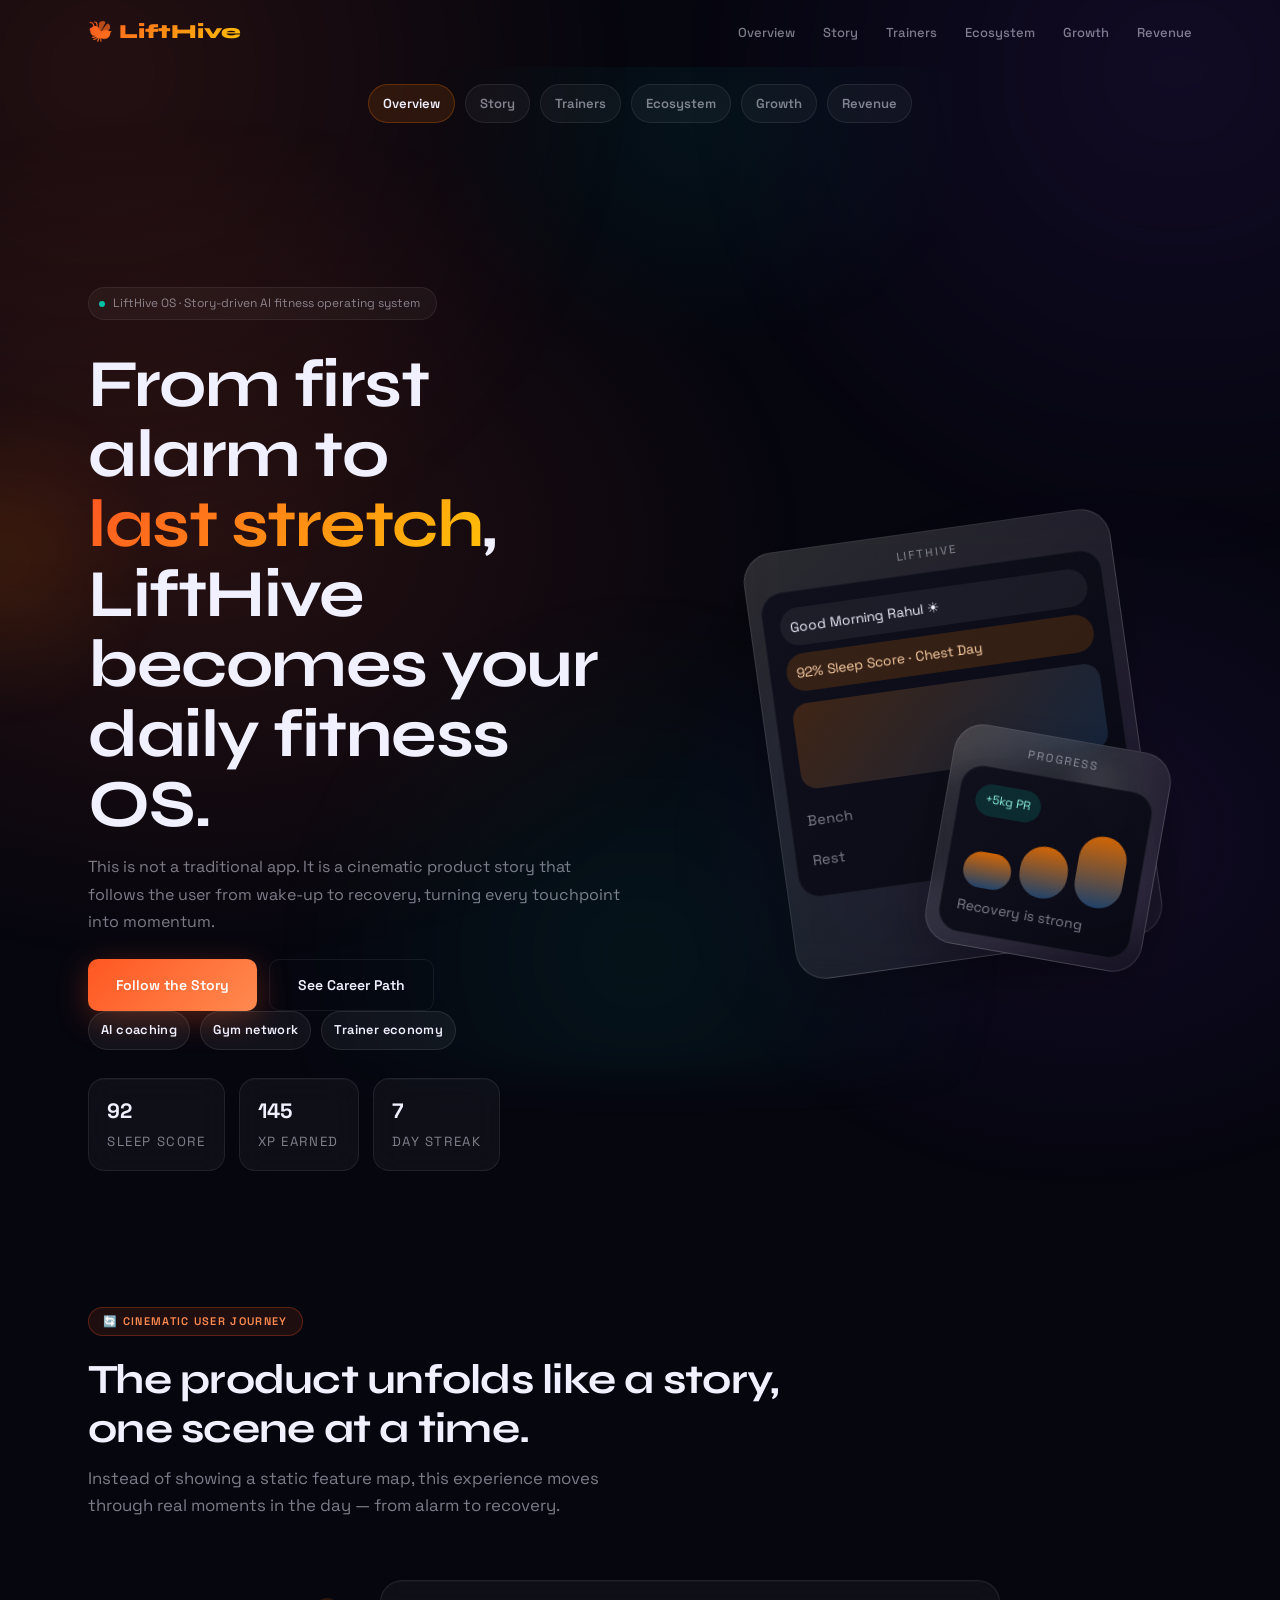
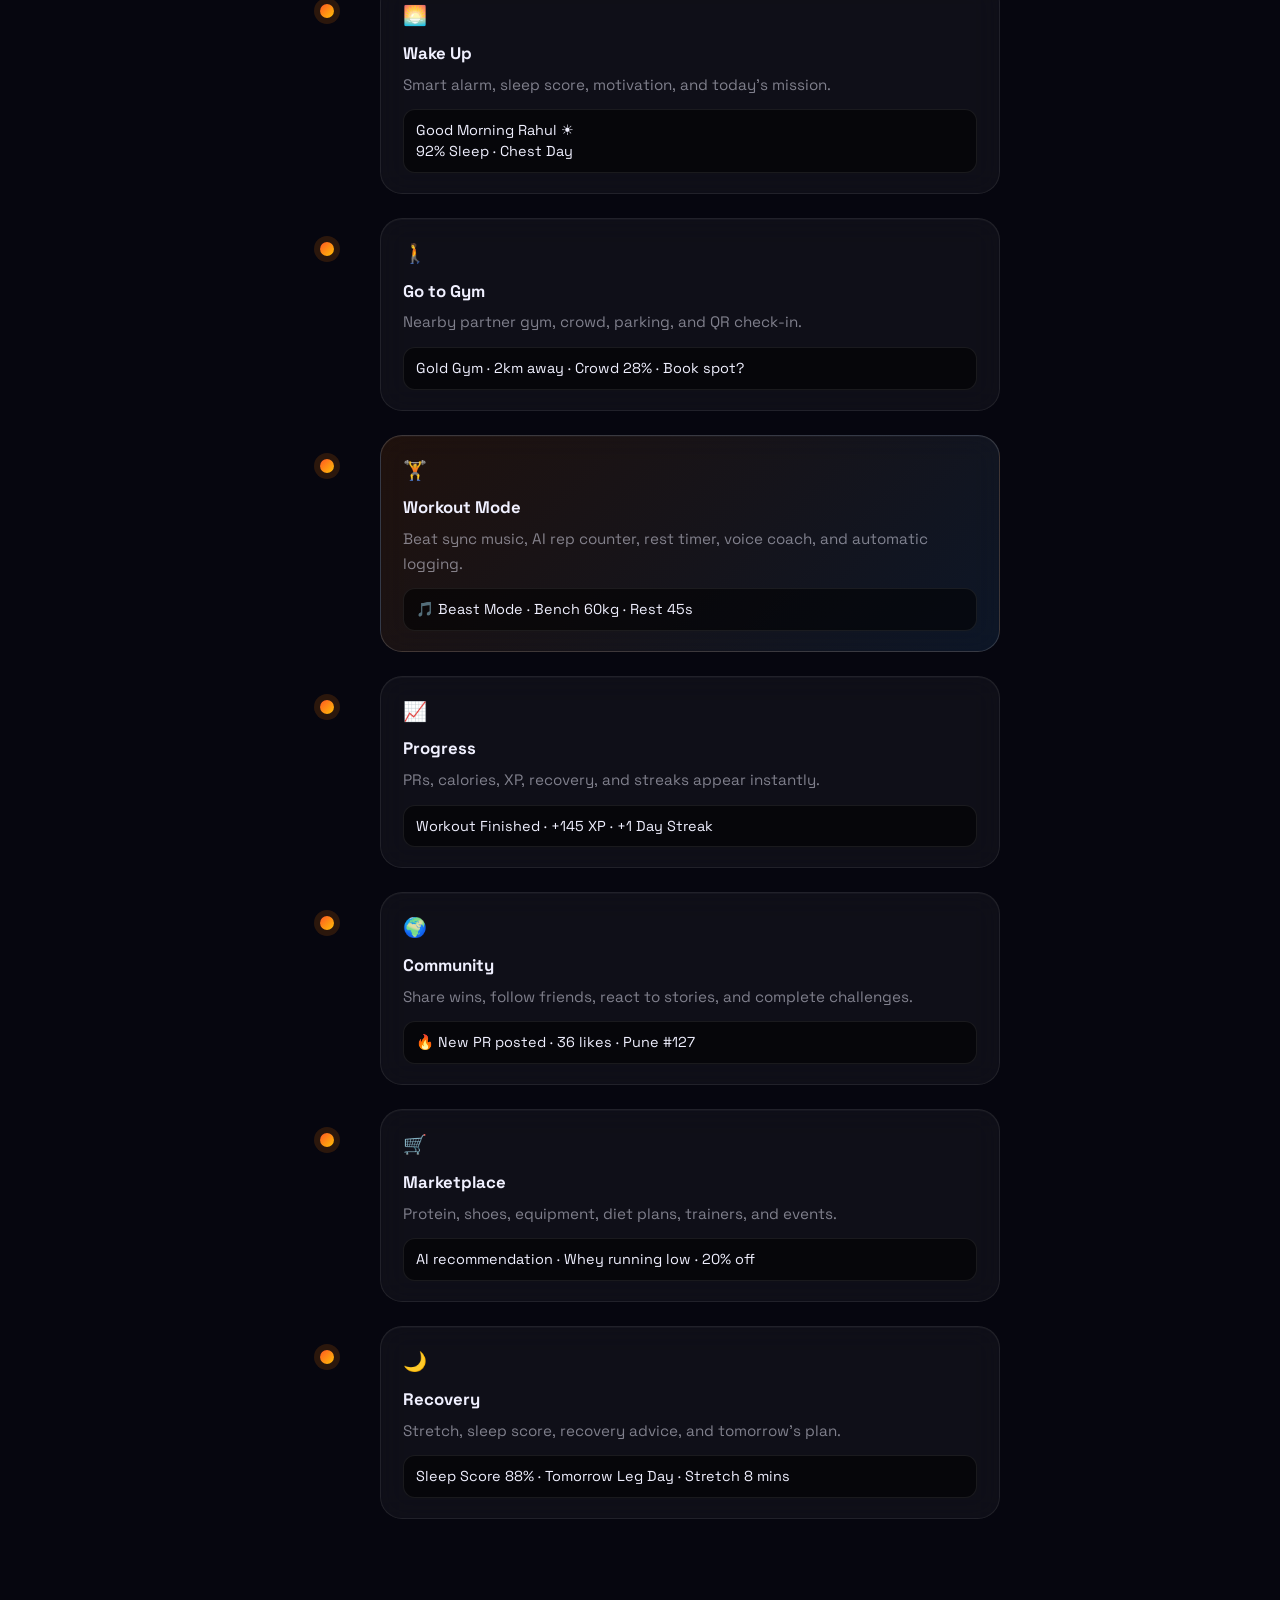
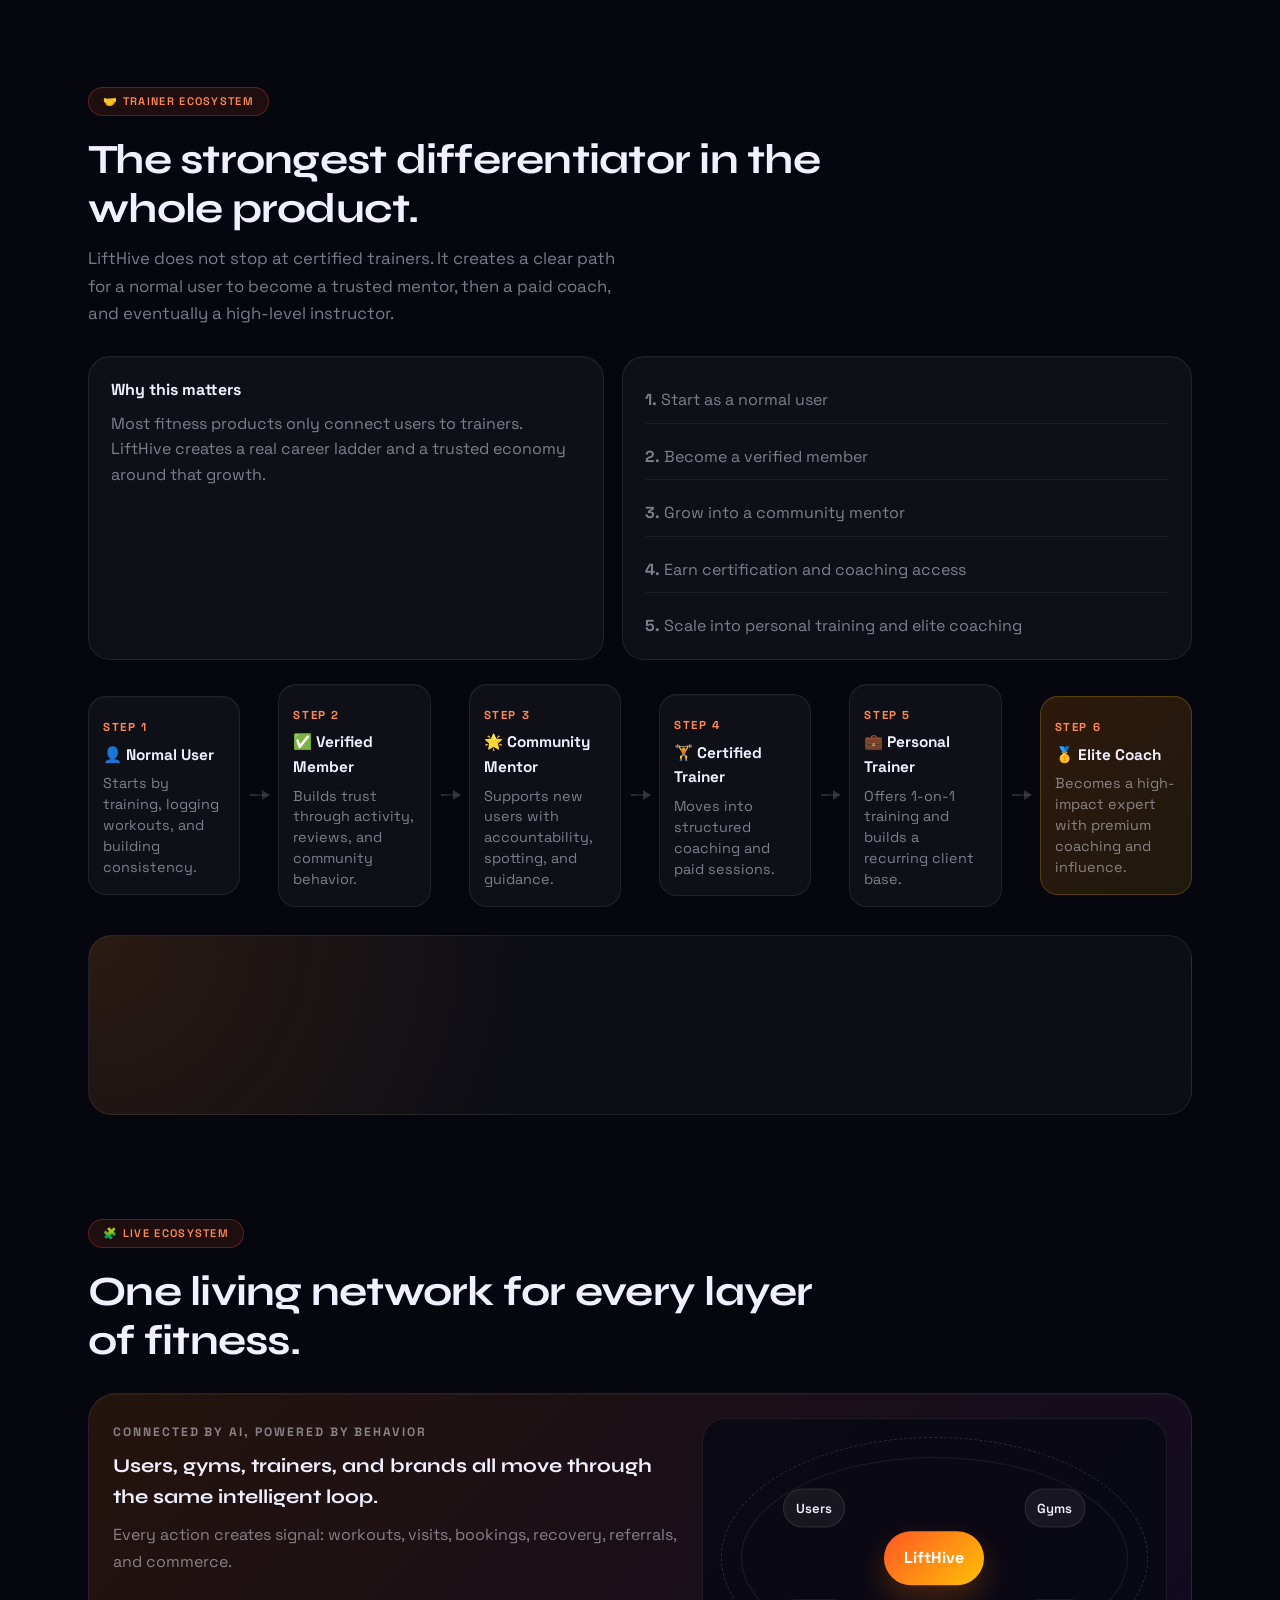
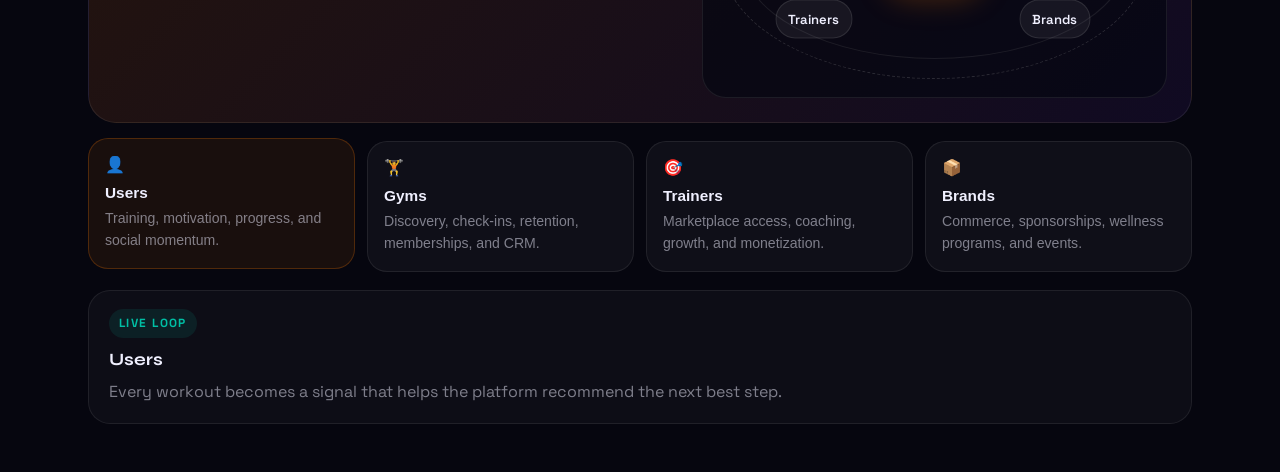
<file: operating-system.html>
<!DOCTYPE html>
<html lang="en">
<head>
  <meta charset="UTF-8" />
  <meta name="viewport" content="width=device-width, initial-scale=1.0" />
  <title>LiftHive OS — The AI Operating System for Fitness</title>
  <link rel="preconnect" href="https://fonts.googleapis.com" />
  <link href="https://fonts.googleapis.com/css2?family=Syne:wght@400;600;700;800&family=Space+Grotesk:wght@300;400;500;600;700&display=swap" rel="stylesheet" />
  <link rel="stylesheet" href="styles.css" />
</head>
<body>
  <div class="nav-shell" id="ns">
    <nav>
      <a class="nav-logo" href="index.html">🐝 LiftHive</a>
      <button class="nav-toggle" aria-label="Toggle navigation" aria-expanded="false">
        <span></span><span></span><span></span>
      </button>
      <ul class="nav-links">
        <li><a href="#hero">Overview</a></li>
        <li><a href="#journey">Story</a></li>
        <li><a href="#trainer">Trainers</a></li>
        <li><a href="#ecosystem">Ecosystem</a></li>
        <li><a href="#growth">Growth</a></li>
        <li><a href="#revenue">Revenue</a></li>
      </ul>
    </nav>
  </div>

  <div class="section-tabs">
    <a href="#hero" class="section-tab active">Overview</a>
    <a href="#journey" class="section-tab">Story</a>
    <a href="#trainer" class="section-tab">Trainers</a>
    <a href="#ecosystem" class="section-tab">Ecosystem</a>
    <a href="#growth" class="section-tab">Growth</a>
    <a href="#revenue" class="section-tab">Revenue</a>
  </div>

  <main>
    <section class="hero os-hero" id="hero">
      <div class="cursor-glow"></div>
      <div class="hero-bg"></div>
      <div class="hero-inner os-hero-inner">
        <div class="hero-left">
          <div class="hero-badge"><span class="blink"></span> LiftHive OS · Story-driven AI fitness operating system</div>
          <h1 class="hero-title">From first alarm to <span class="accent">last stretch</span>, LiftHive becomes your daily fitness OS.</h1>
          <p class="hero-tagline">
            This is not a traditional app. It is a cinematic product story that follows the user from wake-up to recovery, turning every touchpoint into momentum.
          </p>
          <div class="btn-row">
            <a href="#journey" class="btn-p">Follow the Story</a>
            <a href="#trainer" class="btn-g">See Career Path</a>
          </div>
          <div class="hero-highlights">
            <span class="hero-chip">AI coaching</span>
            <span class="hero-chip">Gym network</span>
            <span class="hero-chip">Trainer economy</span>
          </div>
          <div class="hero-stats">
            <div class="stat-card">
              <strong class="counter" data-target="92">0</strong>
              <span>Sleep score</span>
            </div>
            <div class="stat-card">
              <strong class="counter" data-target="145">0</strong>
              <span>XP earned</span>
            </div>
            <div class="stat-card">
              <strong class="counter" data-target="7">0</strong>
              <span>day streak</span>
            </div>
          </div>
        </div>

        <div class="hero-right">
          <div class="floating-phones">
            <div class="phone-shell phone-main">
              <div class="phone-top">LiftHive</div>
              <div class="phone-screen">
                <div class="phone-pill">Good Morning Rahul ☀️</div>
                <div class="phone-pill alt">92% Sleep Score · Chest Day</div>
                <div class="phone-graph"></div>
                <div class="phone-row"><span>Bench</span><strong>60kg</strong></div>
                <div class="phone-row"><span>Rest</span><strong>45s</strong></div>
              </div>
            </div>
            <div class="phone-shell phone-side">
              <div class="phone-top">Progress</div>
              <div class="phone-screen compact">
                <div class="mini-badge">+5kg PR</div>
                <div class="mini-bars"><span></span><span></span><span></span></div>
                <div class="mini-copy">Recovery is strong</div>
              </div>
            </div>
          </div>
        </div>
      </div>
    </section>

    <section id="journey" class="container stacked-section story-section">
      <div class="section-heading reveal">
        <div class="tag">🔄 Cinematic User Journey</div>
        <h2 class="h1">The product unfolds like a story, one scene at a time.</h2>
        <p class="sub">Instead of showing a static feature map, this experience moves through real moments in the day — from alarm to recovery.</p>
      </div>
      <div class="story-shell reveal">
        <div class="story-visual">
          <svg class="journey-svg" viewBox="0 0 420 1800" aria-hidden="true">
            <path d="M210 40 C210 220, 210 320, 210 470 S210 760, 210 940 S210 1250, 210 1420 S210 1620, 210 1720" />
          </svg>
          <div class="story-step story-step--active">
            <div class="story-card">
              <div class="story-icon">🌅</div>
              <h3>Wake Up</h3>
              <p>Smart alarm, sleep score, motivation, and today's mission.</p>
              <div class="phone-mockup">Good Morning Rahul ☀️<br/>92% Sleep · Chest Day</div>
            </div>
          </div>
          <div class="story-step">
            <div class="story-card">
              <div class="story-icon">🚶</div>
              <h3>Go to Gym</h3>
              <p>Nearby partner gym, crowd, parking, and QR check-in.</p>
              <div class="phone-mockup">Gold Gym · 2km away · Crowd 28% · Book spot?</div>
            </div>
          </div>
          <div class="story-step">
            <div class="story-card story-card--highlight">
              <div class="story-icon">🏋</div>
              <h3>Workout Mode</h3>
              <p>Beat sync music, AI rep counter, rest timer, voice coach, and automatic logging.</p>
              <div class="phone-mockup">🎵 Beast Mode · Bench 60kg · Rest 45s</div>
            </div>
          </div>
          <div class="story-step">
            <div class="story-card">
              <div class="story-icon">📈</div>
              <h3>Progress</h3>
              <p>PRs, calories, XP, recovery, and streaks appear instantly.</p>
              <div class="phone-mockup">Workout Finished · +145 XP · +1 Day Streak</div>
            </div>
          </div>
          <div class="story-step">
            <div class="story-card">
              <div class="story-icon">🌍</div>
              <h3>Community</h3>
              <p>Share wins, follow friends, react to stories, and complete challenges.</p>
              <div class="phone-mockup">🔥 New PR posted · 36 likes · Pune #127</div>
            </div>
          </div>
          <div class="story-step">
            <div class="story-card">
              <div class="story-icon">🛒</div>
              <h3>Marketplace</h3>
              <p>Protein, shoes, equipment, diet plans, trainers, and events.</p>
              <div class="phone-mockup">AI recommendation · Whey running low · 20% off</div>
            </div>
          </div>
          <div class="story-step">
            <div class="story-card">
              <div class="story-icon">🌙</div>
              <h3>Recovery</h3>
              <p>Stretch, sleep score, recovery advice, and tomorrow's plan.</p>
              <div class="phone-mockup">Sleep Score 88% · Tomorrow Leg Day · Stretch 8 mins</div>
            </div>
          </div>
        </div>
      </div>
    </section>

    <section id="trainer" class="container stacked-section">
      <div class="section-heading reveal">
        <div class="tag">🤝 Trainer Ecosystem</div>
        <h2 class="h1">The strongest differentiator in the whole product.</h2>
        <p class="sub">LiftHive does not stop at certified trainers. It creates a clear path for a normal user to become a trusted mentor, then a paid coach, and eventually a high-level instructor.</p>
      </div>
      <div class="trainer-grid reveal">
        <div class="trainer-story-card">
          <h3>Why this matters</h3>
          <p>Most fitness products only connect users to trainers. LiftHive creates a real career ladder and a trusted economy around that growth.</p>
        </div>
        <div class="trainer-steps">
          <div class="trainer-step"><strong>1.</strong> Start as a normal user</div>
          <div class="trainer-step"><strong>2.</strong> Become a verified member</div>
          <div class="trainer-step"><strong>3.</strong> Grow into a community mentor</div>
          <div class="trainer-step"><strong>4.</strong> Earn certification and coaching access</div>
          <div class="trainer-step"><strong>5.</strong> Scale into personal training and elite coaching</div>
        </div>
      </div>
      <div class="trainer-flow reveal">
        <div class="trainer-flow-step">
          <span class="trainer-flow-label">Step 1</span>
          <strong>👤 Normal User</strong>
          <p>Starts by training, logging workouts, and building consistency.</p>
        </div>
        <div class="trainer-flow-arrow"></div>
        <div class="trainer-flow-step">
          <span class="trainer-flow-label">Step 2</span>
          <strong>✅ Verified Member</strong>
          <p>Builds trust through activity, reviews, and community behavior.</p>
        </div>
        <div class="trainer-flow-arrow"></div>
        <div class="trainer-flow-step">
          <span class="trainer-flow-label">Step 3</span>
          <strong>🌟 Community Mentor</strong>
          <p>Supports new users with accountability, spotting, and guidance.</p>
        </div>
        <div class="trainer-flow-arrow"></div>
        <div class="trainer-flow-step">
          <span class="trainer-flow-label">Step 4</span>
          <strong>🏋 Certified Trainer</strong>
          <p>Moves into structured coaching and paid sessions.</p>
        </div>
        <div class="trainer-flow-arrow"></div>
        <div class="trainer-flow-step">
          <span class="trainer-flow-label">Step 5</span>
          <strong>💼 Personal Trainer</strong>
          <p>Offers 1-on-1 training and builds a recurring client base.</p>
        </div>
        <div class="trainer-flow-arrow"></div>
        <div class="trainer-flow-step trainer-flow-step--elite">
          <span class="trainer-flow-label">Step 6</span>
          <strong>🥇 Elite Coach</strong>
          <p>Becomes a high-impact expert with premium coaching and influence.</p>
        </div>
      </div>
      <div class="lottie-wrap reveal" id="lottiePulse"></div>
    </section>

    <section id="ecosystem" class="container stacked-section">
      <div class="section-heading reveal">
        <div class="tag">🧩 Live Ecosystem</div>
        <h2 class="h1">One living network for every layer of fitness.</h2>
      </div>
      <div class="ecosystem-shell reveal">
        <div class="ecosystem-hero">
          <div class="ecosystem-hero-copy">
            <p class="ecosystem-kicker">Connected by AI, powered by behavior</p>
            <h3>Users, gyms, trainers, and brands all move through the same intelligent loop.</h3>
            <p>Every action creates signal: workouts, visits, bookings, recovery, referrals, and commerce.</p>
          </div>
          <div class="ecosystem-orbit">
            <div class="orbit-core">LiftHive</div>
            <div class="orbit-node orbit-users">Users</div>
            <div class="orbit-node orbit-gyms">Gyms</div>
            <div class="orbit-node orbit-trainers">Trainers</div>
            <div class="orbit-node orbit-brands">Brands</div>
          </div>
        </div>

        <div class="ecosystem-grid-cards">
          <button class="eco-card active" data-eco="users">
            <span class="eco-icon">👤</span>
            <strong>Users</strong>
            <p>Training, motivation, progress, and social momentum.</p>
          </button>
          <button class="eco-card" data-eco="gyms">
            <span class="eco-icon">🏋️</span>
            <strong>Gyms</strong>
            <p>Discovery, check-ins, retention, memberships, and CRM.</p>
          </button>
          <button class="eco-card" data-eco="trainers">
            <span class="eco-icon">🎯</span>
            <strong>Trainers</strong>
            <p>Marketplace access, coaching, growth, and monetization.</p>
          </button>
          <button class="eco-card" data-eco="brands">
            <span class="eco-icon">📦</span>
            <strong>Brands</strong>
            <p>Commerce, sponsorships, wellness programs, and events.</p>
          </button>
        </div>

        <div class="ecosystem-detail" id="ecosystemDetail">
          <div class="detail-pill">Live loop</div>
          <h4 id="ecoTitle">Users</h4>
          <p id="ecoText">Every workout becomes a signal that helps the platform recommend the next best step.</p>
        </div>
      </div>
    </section>
  </main>

  <script src="script.js"></script>
</body>
</html>
</file>
<file: styles.css>
:root {
  --bg: #06060f;
  --surface: #0c0c1d;
  --surface2: #111125;
  --flame: #ff5722;
  --ember: #ff8a50;
  --gold: #ffc107;
  --purple: #7c3aed;
  --teal: #00bfa5;
  --text: #f0f0ff;
  --dim: rgba(240, 240, 255, 0.5);
  --border: rgba(255, 255, 255, 0.07);
}

*, *::before, *::after {
  box-sizing: border-box;
  margin: 0;
  padding: 0;
}

html {
  scroll-behavior: smooth;
}

body {
  background: var(--bg);
  color: var(--text);
  font-family: 'Space Grotesk', system-ui, sans-serif;
  overflow-x: hidden;
  line-height: 1.6;
  position: relative;
}

::selection {
  background: rgba(255, 87, 34, 0.35);
  color: #fff;
}

body::before {
  content: '';
  position: fixed;
  inset: -20%;
  background:
    radial-gradient(circle at 20% 20%, rgba(255, 87, 34, 0.12), transparent 30%),
    radial-gradient(circle at 80% 20%, rgba(124, 58, 237, 0.1), transparent 28%),
    radial-gradient(circle at 50% 90%, rgba(0, 191, 165, 0.08), transparent 25%);
  filter: blur(20px);
  pointer-events: none;
  z-index: -2;
  animation: drift 16s ease-in-out infinite alternate;
}

@keyframes drift {
  from { transform: translate3d(-2%, -1%, 0) scale(1); }
  to { transform: translate3d(2%, 2%, 0) scale(1.04); }
}

.container {
  max-width: 1160px;
  margin: 0 auto;
  padding: 0 28px;
}

.tag {
  display: inline-flex;
  align-items: center;
  gap: 6px;
  background: rgba(255, 87, 34, 0.1);
  border: 1px solid rgba(255, 87, 34, 0.28);
  color: var(--ember);
  font-size: 11px;
  font-weight: 600;
  letter-spacing: 0.12em;
  text-transform: uppercase;
  padding: 5px 14px;
  border-radius: 100px;
  margin-bottom: 20px;
}

.h1 {
  font-family: 'Syne', sans-serif;
  font-size: clamp(1.8rem, 3.6vw, 2.6rem);
  font-weight: 700;
  line-height: 1.16;
  letter-spacing: -0.018em;
  margin-bottom: 12px;
}

.sub {
  color: var(--dim);
  font-size: 1.05rem;
  font-weight: 400;
  max-width: 540px;
  line-height: 1.65;
}

.divider {
  height: 1px;
  background: linear-gradient(90deg, transparent, var(--border) 30%, var(--border) 70%, transparent);
}

.reveal {
  opacity: 0;
  transform: translateY(28px);
  transition: opacity 0.7s ease, transform 0.7s ease;
}

.reveal.on {
  opacity: 1;
  transform: none;
}

section {
  padding: 80px 0;
}

.nav-shell {
  position: fixed;
  top: 0;
  left: 0;
  right: 0;
  z-index: 200;
  border-bottom: 1px solid transparent;
  transition: background 0.3s, border-color 0.3s;
}

.nav-shell.sticky {
  background: rgba(6, 6, 15, 0.88);
  backdrop-filter: blur(22px);
  border-color: var(--border);
}

nav {
  display: flex;
  align-items: center;
  justify-content: space-between;
  max-width: 1160px;
  margin: 0 auto;
  padding: 16px 28px;
  position: relative;
}

.section-tabs {
  position: sticky;
  top: 72px;
  z-index: 150;
  display: flex;
  justify-content: center;
  gap: 10px;
  flex-wrap: wrap;
  padding: 12px 16px 16px;
  margin: 0 auto;
  max-width: 1160px;
}

.section-tab {
  text-decoration: none;
  padding: 8px 14px;
  border-radius: 999px;
  background: rgba(255,255,255,0.04);
  border: 1px solid rgba(255,255,255,0.08);
  color: var(--dim);
  font-size: 0.82rem;
  font-weight: 600;
  transition: all 0.2s ease;
}

.section-tab.active,
.section-tab:hover {
  color: var(--text);
  background: rgba(255,122,0,0.12);
  border-color: rgba(255,122,0,0.25);
}

.nav-logo {
  font-family: 'Syne', sans-serif;
  font-size: 20px;
  font-weight: 800;
  background: linear-gradient(135deg, var(--flame), var(--gold));
  -webkit-background-clip: text;
  -webkit-text-fill-color: transparent;
  background-clip: text;
  text-decoration: none;
}

.nav-toggle {
  display: none;
  flex-direction: column;
  gap: 4px;
  border: 0;
  background: transparent;
  padding: 6px;
  cursor: pointer;
}

.nav-toggle span {
  display: block;
  width: 22px;
  height: 2px;
  background: var(--text);
  border-radius: 999px;
}

.nav-links {
  display: flex;
  gap: 28px;
  list-style: none;
}

.nav-links a {
  color: var(--dim);
  text-decoration: none;
  font-size: 13px;
  font-weight: 500;
  transition: color 0.2s;
}

.nav-links a:hover {
  color: var(--text);
}

.hero {
  min-height: 100vh;
  display: flex;
  align-items: center;
  position: relative;
  overflow: hidden;
  padding: 0;
}

.hero-bg {
  position: absolute;
  inset: 0;
  background:
    radial-gradient(ellipse 80% 60% at 15% 40%, rgba(255, 87, 34, 0.13) 0%, transparent 60%),
    radial-gradient(ellipse 55% 50% at 85% 65%, rgba(124, 58, 237, 0.1) 0%, transparent 60%),
    radial-gradient(ellipse 40% 35% at 55% 5%, rgba(0, 191, 165, 0.07) 0%, transparent 55%);
}

.hex-mesh {
  position: absolute;
  inset: 0;
  opacity: 0.035;
  background-image: url("data:image/svg+xml,%3Csvg width='60' height='52' xmlns='http://www.w3.org/2000/svg'%3E%3Cpolygon points='30,2 58,17 58,43 30,50 2,43 2,17' fill='none' stroke='%23fff' stroke-width='.8'/%3E%3C/svg%3E");
  background-size: 60px 52px;
}

.hero-inner {
  position: relative;
  z-index: 2;
  display: grid;
  grid-template-columns: 1fr 1fr;
  gap: 56px;
  align-items: center;
  width: 100%;
  max-width: 1160px;
  margin: 0 auto;
  padding: 100px 28px 80px;
}

.hero-badge {
  display: inline-flex;
  align-items: center;
  gap: 8px;
  background: rgba(255, 255, 255, 0.04);
  border: 1px solid var(--border);
  border-radius: 100px;
  padding: 6px 16px 6px 10px;
  font-size: 12px;
  color: var(--dim);
  margin-bottom: 30px;
}

.blink {
  width: 6px;
  height: 6px;
  background: var(--teal);
  border-radius: 50%;
  animation: blink 2s infinite;
}

@keyframes blink {
  0%, 100% { box-shadow: 0 0 0 0 rgba(0, 191, 165, 0.45); }
  50% { box-shadow: 0 0 0 6px rgba(0, 191, 165, 0); }
}

.hero-title {
  font-family: 'Syne', sans-serif;
  font-size: clamp(2.7rem, 5.8vw, 4.2rem);
  font-weight: 700;
  line-height: 1.04;
  letter-spacing: -0.022em;
  margin-bottom: 10px;
  max-width: 720px;
}

.hero-title .accent {
  display: inline-block;
  background: linear-gradient(130deg, var(--flame) 0%, var(--gold) 100%);
  -webkit-background-clip: text;
  -webkit-text-fill-color: transparent;
  background-clip: text;
}

.hero-tagline {
  font-size: 1rem;
  color: var(--dim);
  margin: 14px 0 24px;
  max-width: 540px;
  line-height: 1.7;
}

.hero-highlights {
  display: flex;
  flex-wrap: wrap;
  gap: 10px;
  margin-bottom: 24px;
}

.hero-chip {
  display: inline-flex;
  align-items: center;
  padding: 8px 12px;
  border-radius: 999px;
  background: rgba(255, 255, 255, 0.05);
  border: 1px solid rgba(255, 255, 255, 0.09);
  color: var(--text);
  font-size: 0.8rem;
  font-weight: 600;
  letter-spacing: 0.03em;
}

.hero-tagline strong {
  color: var(--text);
}

.btn-row {
  display: flex;
  gap: 12px;
  flex-wrap: wrap;
}

.btn-p,
.btn-g {
  display: inline-flex;
  align-items: center;
  gap: 8px;
  font-weight: 600;
  font-size: 14px;
  padding: 14px 28px;
  border-radius: 10px;
  text-decoration: none;
  transition: transform 0.2s, box-shadow 0.2s, background 0.2s, border-color 0.2s;
}

.btn-p {
  background: linear-gradient(135deg, var(--flame), #ff8a50);
  color: #fff;
  box-shadow: 0 8px 32px rgba(255, 87, 34, 0.3);
}

.btn-p:hover {
  transform: translateY(-2px);
  box-shadow: 0 12px 44px rgba(255, 87, 34, 0.45);
}

.btn-g {
  background: transparent;
  color: var(--text);
  border: 1px solid var(--border);
}

.btn-g:hover {
  background: rgba(255, 255, 255, 0.04);
  border-color: rgba(255, 255, 255, 0.16);
}

.hero-right {
  display: flex;
  justify-content: center;
  align-items: center;
  perspective: 1400px;
}

.os-hero {
  padding-top: 110px;
}

.os-hero-inner {
  grid-template-columns: 1.05fr 0.95fr;
}

.os-visual {
  position: relative;
  width: min(100%, 420px);
  min-height: 400px;
  border: 1px solid rgba(255,255,255,0.08);
  border-radius: 28px;
  background: linear-gradient(135deg, rgba(255,255,255,0.04), rgba(255,255,255,0.015));
  box-shadow: 0 24px 60px rgba(0,0,0,0.28);
  overflow: hidden;
}

.os-visual::before {
  content: '';
  position: absolute;
  inset: -30%;
  background: radial-gradient(circle, rgba(255,87,34,0.12), transparent 35%), radial-gradient(circle at 70% 30%, rgba(124,58,237,0.13), transparent 35%);
  animation: drift 12s ease-in-out infinite alternate;
}

.os-flow {
  position: absolute;
  inset: 24px;
  border-radius: 24px;
  border: 1px dashed rgba(255,255,255,0.16);
  pointer-events: none;
}

.os-flow::before,
.os-flow::after {
  content: '';
  position: absolute;
  inset: 0;
  border-radius: 24px;
  border: 1px solid rgba(255,255,255,0.1);
  transform: rotate(10deg);
}

.os-flow::after {
  transform: rotate(-10deg);
}

.os-node {
  position: absolute;
  display: flex;
  align-items: center;
  justify-content: center;
  padding: 14px 18px;
  border-radius: 999px;
  font-weight: 700;
  letter-spacing: 0.02em;
  color: #fff;
  background: rgba(12,12,30,0.86);
  border: 1px solid rgba(255,255,255,0.12);
  box-shadow: 0 10px 28px rgba(0,0,0,0.24);
  backdrop-filter: blur(14px);
  z-index: 2;
}

.node-primary {
  top: 50%;
  left: 50%;
  transform: translate(-50%, -50%);
  background: linear-gradient(135deg, var(--flame), var(--gold));
  min-width: 122px;
}

.node-secondary {
  background: rgba(10,15,30,0.86);
}

.node-secondary:nth-of-type(2) { top: 16%; left: 18%; }
.node-secondary:nth-of-type(3) { top: 16%; right: 18%; }
.node-secondary:nth-of-type(4) { bottom: 16%; left: 20%; }
.node-secondary:nth-of-type(5) { bottom: 16%; right: 20%; }

.stacked-section {
  padding-top: 56px;
  padding-bottom: 48px;
}

.feature-grid {
  display: grid;
  grid-template-columns: repeat(3, minmax(0, 1fr));
  gap: 20px;
  margin-top: 32px;
}

.architecture {
  display: grid;
  grid-template-columns: repeat(2, minmax(0, 1fr));
  gap: 18px;
  margin-top: 32px;
}

.arch-card,
.timeline-item,
.revenue-pill {
  background: rgba(255,255,255,0.04);
  border: 1px solid rgba(255,255,255,0.08);
  border-radius: 20px;
  padding: 20px;
  box-shadow: inset 0 1px 0 rgba(255,255,255,0.03);
}

.arch-card h3 {
  margin-bottom: 8px;
  font-size: 1.05rem;
}

.arch-card p,
.timeline-item span {
  color: var(--dim);
  font-size: 0.95rem;
}

.timeline {
  display: grid;
  gap: 14px;
  margin-top: 32px;
}

.timeline-item {
  display: flex;
  justify-content: space-between;
  gap: 20px;
  align-items: center;
}

.timeline-item strong {
  min-width: 108px;
  color: var(--text);
}

.revenue-grid {
  display: flex;
  flex-wrap: wrap;
  gap: 12px;
  margin-top: 28px;
}

.revenue-pill {
  color: var(--text);
  font-weight: 600;
}

.trainer-ecosystem {
  display: flex;
  flex-direction: column;
  gap: 12px;
  margin-top: 28px;
}

.trainer-level {
  position: relative;
  padding: 18px 22px;
  border-radius: 20px;
  border: 1px solid rgba(255,255,255,0.08);
  background: rgba(255,255,255,0.04);
  box-shadow: inset 0 1px 0 rgba(255,255,255,0.03);
}

.trainer-level strong {
  display: block;
  margin-top: 5px;
  font-size: 1.02rem;
}

.trainer-level p {
  margin-top: 8px;
  color: var(--dim);
  font-size: 0.95rem;
}

.trainer-tier {
  display: inline-flex;
  align-items: center;
  gap: 6px;
  font-size: 0.84rem;
  font-weight: 700;
  letter-spacing: 0.12em;
  text-transform: uppercase;
  color: var(--ember);
}

.trainer-level--elite {
  border-color: rgba(255, 193, 7, 0.28);
  background: linear-gradient(135deg, rgba(255,193,7,0.12), rgba(255,87,34,0.08));
}

.trainer-level--personal {
  border-color: rgba(0, 191, 165, 0.2);
}

.trainer-level--certified {
  border-color: rgba(124, 58, 237, 0.2);
}

.trainer-level--mentor {
  border-color: rgba(255, 140, 0, 0.2);
}

.trainer-level--user {
  border-color: rgba(255,255,255,0.12);
}

.trainer-connector {
  width: 2px;
  height: 24px;
  margin: 0 auto;
  background: linear-gradient(to bottom, rgba(255,255,255,0.2), rgba(255,255,255,0.02));
}

.journey-story {
  display: flex;
  flex-wrap: wrap;
  align-items: center;
  gap: 12px;
  margin-top: 28px;
}

.journey-node {
  flex: 1 1 180px;
  min-width: 180px;
  padding: 18px 18px;
  border-radius: 20px;
  border: 1px solid rgba(255,255,255,0.08);
  background: rgba(255,255,255,0.04);
  box-shadow: inset 0 1px 0 rgba(255,255,255,0.03);
}

.journey-node--highlight {
  background: linear-gradient(135deg, rgba(255,87,34,0.12), rgba(124,58,237,0.12));
  border-color: rgba(255,255,255,0.14);
}

.journey-node--start {
  background: linear-gradient(135deg, rgba(0,191,165,0.12), rgba(255,193,7,0.08));
}

.journey-label {
  display: inline-flex;
  margin-bottom: 8px;
  font-size: 0.72rem;
  font-weight: 700;
  letter-spacing: 0.14em;
  text-transform: uppercase;
  color: var(--ember);
}

.journey-node strong {
  display: block;
  margin-bottom: 6px;
  font-size: 1rem;
}

.journey-node p {
  color: var(--dim);
  font-size: 0.92rem;
  line-height: 1.5;
}

.journey-example {
  margin-top: 12px;
  padding: 10px 12px;
  border-radius: 12px;
  background: rgba(255,255,255,0.05);
  border: 1px solid rgba(255,255,255,0.08);
}

.journey-example-title {
  font-size: 0.72rem;
  font-weight: 700;
  letter-spacing: 0.14em;
  text-transform: uppercase;
  color: var(--gold);
  margin-bottom: 6px;
}

.journey-example-text {
  font-size: 0.9rem;
  color: var(--text);
  line-height: 1.45;
}

.journey-arrow {
  width: 24px;
  height: 2px;
  background: linear-gradient(90deg, rgba(255,255,255,0.18), rgba(255,255,255,0.04));
  position: relative;
}

.journey-arrow::after {
  content: '';
  position: absolute;
  right: -2px;
  top: -4px;
  border-left: 8px solid rgba(255,255,255,0.16);
  border-top: 5px solid transparent;
  border-bottom: 5px solid transparent;
}

.app-card {
  width: 340px;
  max-width: 100%;
  background: rgba(12, 12, 30, 0.9);
  border: 1px solid rgba(255, 87, 34, 0.22);
  border-radius: 26px;
  position: relative;
  overflow: hidden;
  transition: transform 0.12s ease-out;
  box-shadow: 0 24px 60px rgba(0, 0, 0, 0.28);
}

.app-card::before {
  content: '';
  position: absolute;
  top: -60%;
  left: -60%;
  width: 220%;
  height: 220%;
  background: conic-gradient(from 0deg, transparent 0%, rgba(255, 87, 34, 0.07) 10%, transparent 20%);
  animation: spin 10s linear infinite;
  pointer-events: none;
}

@keyframes spin {
  to { transform: rotate(360deg); }
}

.app-card-inner {
  position: relative;
  padding: 24px;
  display: flex;
  flex-direction: column;
  gap: 18px;
}

.app-topbar {
  display: flex;
  align-items: center;
  justify-content: space-between;
}

.app-brand {
  font-family: 'Syne', sans-serif;
  font-size: 16px;
  font-weight: 800;
  background: linear-gradient(135deg, var(--flame), var(--gold));
  -webkit-background-clip: text;
  -webkit-text-fill-color: transparent;
  background-clip: text;
}

.dots {
  display: flex;
  gap: 5px;
}

.dots span {
  width: 7px;
  height: 7px;
  border-radius: 50%;
  background: var(--border);
}

.dots span.a {
  background: var(--flame);
}

.lb-head {
  font-size: 10px;
  text-transform: uppercase;
  letter-spacing: 0.1em;
  color: var(--dim);
  margin-bottom: 10px;
}

.lb-row {
  display: flex;
  align-items: center;
  gap: 10px;
  padding: 9px 12px;
  border-radius: 10px;
  background: rgba(255, 255, 255, 0.025);
  border: 1px solid transparent;
  margin-bottom: 6px;
}

.lb-row.top {
  background: rgba(255, 87, 34, 0.07);
  border-color: rgba(255, 87, 34, 0.18);
}

.lb-row.me {
  border-color: rgba(255, 87, 34, 0.4);
  background: rgba(255, 87, 34, 0.04);
}

.rank {
  font-family: 'Syne', sans-serif;
  font-size: 12px;
  font-weight: 700;
  color: var(--dim);
  width: 18px;
}

.rank.g { color: var(--gold); }
.rank.s { color: #c0c0c0; }

.avi {
  width: 30px;
  height: 30px;
  border-radius: 50%;
  display: flex;
  align-items: center;
  justify-content: center;
  font-size: 11px;
  font-weight: 600;
  flex-shrink: 0;
}

.lb-name {
  flex: 1;
  font-size: 12px;
  font-weight: 500;
}

.lb-pts {
  font-size: 11px;
  font-weight: 600;
  color: var(--ember);
}

.streak-box {
  background: rgba(255, 255, 255, 0.025);
  border: 1px solid var(--border);
  border-radius: 12px;
  padding: 12px;
}

.streak-label {
  font-size: 10px;
  text-transform: uppercase;
  letter-spacing: 0.1em;
  color: var(--dim);
  margin-bottom: 8px;
}

.streak-days {
  display: flex;
  gap: 5px;
}

.sd {
  flex: 1;
  height: 24px;
  border-radius: 4px;
  background: rgba(255, 255, 255, 0.05);
}

.sd.d {
  background: linear-gradient(to top, var(--flame), var(--ember));
}

.sd.t {
  background: linear-gradient(to top, var(--gold), #ffe082);
  box-shadow: 0 0 8px rgba(255, 193, 7, 0.4);
}

.beats-box {
  display: flex;
  align-items: center;
  gap: 12px;
  background: rgba(0, 191, 165, 0.07);
  border: 1px solid rgba(0, 191, 165, 0.18);
  border-radius: 12px;
  padding: 12px 14px;
}

.beats-icon {
  font-size: 22px;
}

.beats-meta {
  flex: 1;
}

.beats-title {
  font-size: 12px;
  font-weight: 600;
  margin-bottom: 2px;
}

.beats-sub {
  font-size: 10px;
  color: var(--dim);
}

.beats-bars {
  display: flex;
  align-items: flex-end;
  gap: 2px;
  height: 22px;
}

.bb {
  width: 3px;
  border-radius: 2px;
  background: var(--teal);
  animation: eq 0.8s infinite alternate;
}

.bb:nth-child(1) { height: 60%; animation-delay: 0s; }
.bb:nth-child(2) { height: 100%; animation-delay: 0.1s; }
.bb:nth-child(3) { height: 45%; animation-delay: 0.2s; }
.bb:nth-child(4) { height: 80%; animation-delay: 0.3s; }
.bb:nth-child(5) { height: 55%; animation-delay: 0.15s; }

@keyframes eq {
  from { transform: scaleY(0.5); }
  to { transform: scaleY(1); }
}

.problems-grid {
  display: grid;
  grid-template-columns: repeat(3, 1fr);
  gap: 16px;
  margin-top: 52px;
}

.p-card {
  background: var(--surface);
  border: 1px solid var(--border);
  border-radius: 18px;
  padding: 28px;
  position: relative;
  overflow: hidden;
  transition: transform 0.3s, border-color 0.3s, box-shadow 0.3s;
  box-shadow: 0 10px 30px rgba(0, 0, 0, 0.12);
}

.p-card::after {
  content: '';
  position: absolute;
  top: 0;
  left: 0;
  right: 0;
  height: 2px;
  background: linear-gradient(90deg, transparent, var(--flame), transparent);
  opacity: 0;
  transition: opacity 0.3s;
}

.p-card:hover {
  transform: translateY(-5px);
  border-color: rgba(255, 87, 34, 0.3);
  box-shadow: 0 16px 40px rgba(0, 0, 0, 0.35);
}

.p-card:hover::after {
  opacity: 1;
}

.p-icon {
  font-size: 26px;
  margin-bottom: 14px;
  display: block;
}

.p-title {
  font-family: 'Syne', sans-serif;
  font-size: 0.95rem;
  font-weight: 700;
  margin-bottom: 8px;
}

.p-desc {
  font-size: 0.85rem;
  color: var(--dim);
  line-height: 1.6;
}

.feat-grid {
  display: grid;
  grid-template-columns: repeat(3, 1fr);
  gap: 20px;
  margin-top: 52px;
}

.f-card {
  background: var(--surface);
  border: 1px solid var(--border);
  border-radius: 20px;
  padding: 32px 28px;
  cursor: default;
  transition: transform 0.4s ease, box-shadow 0.4s ease, border-color 0.3s;
  box-shadow: 0 12px 30px rgba(0, 0, 0, 0.1);
}

.f-card:hover {
  transform: perspective(900px) rotateY(-5deg) rotateX(2deg) translateZ(6px);
  box-shadow: 10px 14px 48px rgba(0, 0, 0, 0.4), -4px -4px 18px rgba(255, 87, 34, 0.05);
  border-color: rgba(255, 87, 34, 0.28);
}

.f-card.wide {
  grid-column: span 2;
}

.f-icon {
  width: 50px;
  height: 50px;
  border-radius: 14px;
  display: flex;
  align-items: center;
  justify-content: center;
  font-size: 21px;
  margin-bottom: 20px;
  background: rgba(255, 87, 34, 0.1);
  border: 1px solid rgba(255, 87, 34, 0.22);
}

.f-icon.pu { background: rgba(124, 58, 237, 0.1); border-color: rgba(124, 58, 237, 0.22); }
.f-icon.te { background: rgba(0, 191, 165, 0.1); border-color: rgba(0, 191, 165, 0.22); }
.f-icon.go { background: rgba(255, 193, 7, 0.1); border-color: rgba(255, 193, 7, 0.22); }

.f-title {
  font-family: 'Syne', sans-serif;
  font-size: 1.1rem;
  font-weight: 700;
  margin-bottom: 10px;
}

.f-desc {
  font-size: 0.875rem;
  color: var(--dim);
  line-height: 1.65;
}

.f-chip {
  display: inline-block;
  margin-top: 14px;
  font-size: 11px;
  font-weight: 600;
  padding: 4px 12px;
  border-radius: 100px;
  background: rgba(255, 87, 34, 0.08);
  color: var(--ember);
  letter-spacing: 0.05em;
}

.f-chip.pu { background: rgba(124, 58, 237, 0.1); color: #a78bfa; }
.f-chip.te { background: rgba(0, 191, 165, 0.1); color: #5eead4; }
.f-chip.go { background: rgba(255, 193, 7, 0.1); color: #fcd34d; }

.market-section {
  background: var(--surface);
  border-top: 1px solid var(--border);
  border-bottom: 1px solid var(--border);
}

.stats-row {
  display: grid;
  grid-template-columns: repeat(4, 1fr);
  gap: 1px;
  background: var(--border);
  border: 1px solid var(--border);
  border-radius: 20px;
  overflow: hidden;
  margin-top: 52px;
  margin-bottom: 52px;
}

.s-block {
  background: var(--surface2);
  padding: 32px 24px;
  text-align: center;
}

.s-num {
  font-family: 'Syne', sans-serif;
  font-size: 2.4rem;
  font-weight: 800;
  line-height: 1;
  background: linear-gradient(135deg, var(--flame), var(--gold));
  -webkit-background-clip: text;
  -webkit-text-fill-color: transparent;
  background-clip: text;
  margin-bottom: 6px;
}

.s-num sup {
  font-size: 1.4rem;
}

.s-label {
  font-size: 0.78rem;
  color: var(--dim);
  line-height: 1.45;
}

.market-grid {
  display: grid;
  grid-template-columns: 2fr 1fr;
  gap: 20px;
}

.chart-box {
  background: var(--surface2);
  border: 1px solid var(--border);
  border-radius: 20px;
  padding: 30px;
  box-shadow: 0 14px 32px rgba(0, 0, 0, 0.14);
}

.chart-title {
  font-family: 'Syne', sans-serif;
  font-size: 1rem;
  font-weight: 700;
  margin-bottom: 4px;
}

.chart-sub {
  font-size: 0.78rem;
  color: var(--dim);
  margin-bottom: 26px;
}

.bar-chart {
  display: flex;
  align-items: flex-end;
  gap: 8px;
  height: 180px;
}

.bar-col {
  flex: 1;
  display: flex;
  flex-direction: column;
  align-items: center;
  gap: 7px;
  height: 100%;
  justify-content: flex-end;
}

.bar-val {
  font-size: 9px;
  font-weight: 600;
  color: var(--dim);
  text-align: center;
  white-space: nowrap;
}

.bar {
  width: 100%;
  border-radius: 6px 6px 0 0;
  background: linear-gradient(to top, rgba(255, 87, 34, 0.35), rgba(255, 87, 34, 0.65));
  height: 0;
  transition: height 1.3s cubic-bezier(.34, 1.56, .64, 1);
}

.bar.hi {
  background: linear-gradient(to top, var(--flame), var(--gold));
  box-shadow: 0 0 18px rgba(255, 87, 34, 0.35);
}

.bar-yr {
  font-size: 10px;
  color: var(--dim);
}

.bar-yr.hi {
  color: var(--ember);
  font-weight: 600;
}

.donut-box {
  display: flex;
  flex-direction: column;
  gap: 18px;
}

.donut-wrap {
  position: relative;
  width: 156px;
  height: 156px;
  margin: 0 auto;
}

.donut-center {
  position: absolute;
  top: 50%;
  left: 50%;
  transform: translate(-50%, -50%);
  text-align: center;
}

.donut-num {
  font-family: 'Syne', sans-serif;
  font-size: 1.5rem;
  font-weight: 800;
  background: linear-gradient(135deg, var(--flame), var(--gold));
  -webkit-background-clip: text;
  -webkit-text-fill-color: transparent;
  background-clip: text;
  line-height: 1;
}

.donut-lbl {
  font-size: 10px;
  color: var(--dim);
  line-height: 1.3;
}

.legend {
  display: flex;
  flex-direction: column;
  gap: 9px;
}

.leg {
  display: flex;
  align-items: center;
  gap: 8px;
  font-size: 12px;
}

.leg-dot {
  width: 8px;
  height: 8px;
  border-radius: 2px;
  flex-shrink: 0;
}

.leg-txt {
  color: var(--dim);
  flex: 1;
}

.leg-val {
  font-weight: 600;
}

.market-extra {
  margin-top: 18px;
  padding-top: 18px;
  border-top: 1px solid var(--border);
  font-size: 12px;
  color: var(--dim);
  line-height: 1.9;
}

.market-extra strong {
  color: var(--text);
}

.iface-grid {
  display: grid;
  grid-template-columns: repeat(3, 1fr);
  gap: 20px;
  margin-top: 52px;
}

.i-card {
  border-radius: 20px;
  padding: 34px 28px;
  border: 1px solid var(--border);
  position: relative;
  overflow: hidden;
  box-shadow: 0 12px 28px rgba(0, 0, 0, 0.08);
}

.i-card.active {
  background: linear-gradient(150deg, rgba(255, 87, 34, 0.09), rgba(255, 140, 60, 0.04));
  border-color: rgba(255, 87, 34, 0.38);
}

.i-card.future {
  background: var(--surface);
  opacity: 0.55;
}

.i-badge {
  display: inline-block;
  font-size: 10px;
  font-weight: 600;
  letter-spacing: 0.08em;
  text-transform: uppercase;
  padding: 4px 10px;
  border-radius: 100px;
  margin-bottom: 14px;
}

.i-badge.live {
  background: rgba(0, 191, 165, 0.14);
  color: var(--teal);
  border: 1px solid rgba(0, 191, 165, 0.25);
}

.i-badge.soon {
  background: rgba(255, 255, 255, 0.04);
  color: var(--dim);
  border: 1px solid var(--border);
}

.i-icon {
  font-size: 34px;
  margin-bottom: 14px;
  display: block;
}

.i-title {
  font-family: 'Syne', sans-serif;
  font-size: 1.25rem;
  font-weight: 800;
  margin-bottom: 14px;
}

.i-list {
  list-style: none;
  display: flex;
  flex-direction: column;
  gap: 8px;
}

.i-list li {
  display: flex;
  align-items: flex-start;
  gap: 8px;
  font-size: 0.86rem;
  color: var(--dim);
}

.i-list li::before {
  content: '→';
  color: var(--flame);
  font-size: 11px;
  margin-top: 2px;
  flex-shrink: 0;
}

.i-list.dim li::before {
  color: var(--dim);
}

.val-grid {
  display: grid;
  grid-template-columns: 1fr 1fr;
  gap: 22px;
  margin-top: 52px;
}

.v-card {
  background: var(--surface);
  border: 1px solid var(--border);
  border-radius: 20px;
  padding: 34px;
  box-shadow: 0 12px 28px rgba(0, 0, 0, 0.08);
}

.v-card-title {
  font-family: 'Syne', sans-serif;
  font-size: 1.05rem;
  font-weight: 700;
  display: flex;
  align-items: center;
  gap: 10px;
  margin-bottom: 24px;
}

.v-ico {
  width: 34px;
  height: 34px;
  border-radius: 9px;
  display: flex;
  align-items: center;
  justify-content: center;
  font-size: 15px;
}

.v-ico.o { background: rgba(255, 87, 34, 0.14); }
.v-ico.p { background: rgba(124, 58, 237, 0.14); }

.q-list {
  display: flex;
  flex-direction: column;
  gap: 14px;
}

.q-row {
  display: flex;
  gap: 11px;
  align-items: flex-start;
}

.q-n {
  width: 22px;
  height: 22px;
  border-radius: 6px;
  background: rgba(255, 87, 34, 0.1);
  border: 1px solid rgba(255, 87, 34, 0.22);
  font-size: 10px;
  font-weight: 700;
  color: var(--ember);
  display: flex;
  align-items: center;
  justify-content: center;
  flex-shrink: 0;
  margin-top: 1px;
}

.q-n.p {
  background: rgba(124, 58, 237, 0.1);
  border-color: rgba(124, 58, 237, 0.22);
  color: #a78bfa;
}

.q-txt {
  font-size: 0.855rem;
  color: var(--dim);
  line-height: 1.6;
}

.future-grid {
  display: grid;
  grid-template-columns: repeat(3, 1fr);
  gap: 14px;
  margin-top: 40px;
}

.fu-card {
  background: rgba(255, 255, 255, 0.018);
  border: 1px dashed rgba(255, 255, 255, 0.08);
  border-radius: 14px;
  padding: 22px;
  opacity: 0.72;
}

.fu-phase {
  font-size: 10px;
  text-transform: uppercase;
  letter-spacing: 0.1em;
  color: var(--dim);
  margin-bottom: 6px;
}

.fu-title {
  font-family: 'Syne', sans-serif;
  font-size: 0.92rem;
  font-weight: 700;
  margin-bottom: 6px;
}

.fu-desc {
  font-size: 0.8rem;
  color: var(--dim);
  line-height: 1.55;
}

.cta-section {
  background: linear-gradient(135deg, rgba(255, 87, 34, 0.07) 0%, rgba(124, 58, 237, 0.05) 100%);
  border-top: 1px solid var(--border);
  text-align: center;
  padding: 100px 24px;
}

@media (max-width: 960px) {
  .hero-inner {
    grid-template-columns: 1fr;
    gap: 30px;
    padding: 108px 20px 70px;
  }

  .hero-left { max-width: 700px; }
  .os-hero-inner {
    grid-template-columns: 1fr;
  }
  .feature-grid,
  .architecture {
    grid-template-columns: 1fr 1fr;
  }
  .hero-title { font-size: clamp(3rem, 8vw, 4.7rem); }
  .hero-tagline { font-size: 1.02rem; }

  .problems-grid,
  .feat-grid {
    grid-template-columns: 1fr 1fr;
  }

  .f-card.wide {
    grid-column: span 1;
  }

  .stats-row { grid-template-columns: 1fr 1fr; }
  .market-grid { grid-template-columns: 1fr; }
  .iface-grid { grid-template-columns: 1fr; }
  .val-grid { grid-template-columns: 1fr; }
  .future-grid { grid-template-columns: 1fr 1fr; }
}

@media (max-width: 760px) {
  nav { padding: 14px 20px; }
  .nav-toggle { display: inline-flex; }
  .nav-links {
    position: absolute;
    top: calc(100% + 10px);
    right: 20px;
    flex-direction: column;
    gap: 10px;
    padding: 16px;
    background: rgba(7, 8, 18, 0.96);
    border: 1px solid var(--border);
    border-radius: 16px;
    width: min(220px, calc(100vw - 32px));
    opacity: 0;
    pointer-events: none;
    transform: translateY(-6px);
    transition: opacity 0.2s ease, transform 0.2s ease;
    box-shadow: 0 18px 40px rgba(0, 0, 0, 0.28);
  }
  .nav-shell.open .nav-links {
    opacity: 1;
    pointer-events: auto;
    transform: translateY(0);
  }
  .nav-links li { width: 100%; }
  .nav-links a { display: block; padding: 4px 0; font-size: 14px; }
}

@media (max-width: 600px) {
  .container { padding: 0 18px; }
  section { padding: 72px 0; }
  .hero-title { font-size: clamp(2.45rem, 12vw, 3.4rem); }
  .hero-tagline { font-size: 0.96rem; margin-bottom: 28px; }
  .btn-row { flex-direction: column; align-items: stretch; }
  .btn-p, .btn-g { justify-content: center; width: 100%; }
  .app-card { width: 100%; border-radius: 20px; }
  .app-card-inner { padding: 18px; gap: 14px; }
  .problems-grid,
  .feat-grid,
  .future-grid,
  .stats-row,
  .feature-grid,
  .architecture { grid-template-columns: 1fr; }
  .chart-box { padding: 20px; }
  .market-extra { font-size: 11px; }
  .os-visual { min-height: 320px; }
  .journey-story {
    flex-direction: column;
    align-items: stretch;
  }
  .journey-arrow {
    width: 2px;
    height: 24px;
    margin: 0 auto;
    background: linear-gradient(to bottom, rgba(255,255,255,0.18), rgba(255,255,255,0.04));
  }
  .journey-arrow::after {
    right: auto;
    top: auto;
    left: -3px;
    bottom: -2px;
    border-left: 0;
    border-top: 8px solid rgba(255,255,255,0.16);
    border-right: 5px solid transparent;
    border-bottom: 5px solid transparent;
  }
  .node-secondary:nth-of-type(2) { top: 12%; left: 8%; }
}

.cursor-glow {
  position: fixed;
  width: 320px;
  height: 320px;
  border-radius: 50%;
  background: radial-gradient(circle, rgba(255, 122, 0, 0.18), rgba(255, 122, 0, 0) 70%);
  filter: blur(24px);
  pointer-events: none;
  transform: translate(-50%, -50%);
  z-index: 0;
  opacity: 0.8;
}

.os-hero {
  position: relative;
  min-height: 100vh;
  padding-top: 120px;
  overflow: hidden;
}

.os-hero .hero-inner {
  position: relative;
  z-index: 2;
}

.hero-stats {
  display: flex;
  flex-wrap: wrap;
  gap: 14px;
  margin-top: 28px;
}

.stat-card {
  min-width: 120px;
  padding: 16px 18px;
  border-radius: 16px;
  border: 1px solid rgba(255,255,255,0.08);
  background: rgba(255,255,255,0.04);
  backdrop-filter: blur(16px);
  box-shadow: inset 0 1px 0 rgba(255,255,255,0.03);
}

.stat-card strong {
  display: block;
  font-size: 1.3rem;
  font-weight: 800;
  color: var(--text);
}

.stat-card span {
  font-size: 0.83rem;
  color: var(--dim);
  text-transform: uppercase;
  letter-spacing: 0.12em;
}

.floating-phones {
  position: relative;
  width: min(100%, 430px);
  min-height: 460px;
}

.phone-shell {
  position: absolute;
  border-radius: 30px;
  padding: 12px;
  background: linear-gradient(145deg, rgba(255,255,255,0.14), rgba(255,255,255,0.04));
  border: 1px solid rgba(255,255,255,0.12);
  box-shadow: 0 20px 60px rgba(0,0,0,0.28);
  backdrop-filter: blur(16px);
}

.phone-main {
  inset: 30px 20px 0 40px;
  transform: rotate(-8deg);
}

.phone-side {
  right: 0;
  bottom: 0;
  width: 220px;
  transform: rotate(10deg);
}

.phone-top {
  text-align: center;
  font-size: 0.72rem;
  letter-spacing: 0.16em;
  text-transform: uppercase;
  color: var(--dim);
  padding-bottom: 10px;
}

.phone-screen {
  border-radius: 22px;
  padding: 16px;
  background: linear-gradient(135deg, rgba(15,15,28,0.95), rgba(7,8,18,0.95));
  border: 1px solid rgba(255,255,255,0.06);
}

.phone-pill {
  margin-bottom: 8px;
  padding: 8px 10px;
  border-radius: 999px;
  background: rgba(255,255,255,0.06);
  color: var(--text);
  font-size: 0.86rem;
}

.phone-pill.alt {
  background: rgba(255, 122, 0, 0.16);
  color: #ffd1a6;
}

.phone-graph {
  height: 86px;
  margin: 12px 0;
  border-radius: 16px;
  background: linear-gradient(135deg, rgba(255, 122, 0, 0.2), rgba(76, 168, 255, 0.16));
  position: relative;
  overflow: hidden;
}

.phone-graph::before {
  content: '';
  position: absolute;
  inset: 0;
  background: linear-gradient(90deg, transparent 0%, rgba(255,255,255,0.15) 50%, transparent 100%);
  transform: translateX(-100%);
  animation: sheen 2.6s infinite;
}

.phone-row {
  display: flex;
  justify-content: space-between;
  padding: 8px 0;
  color: var(--dim);
  font-size: 0.9rem;
}

.phone-row strong {
  color: var(--text);
}

.compact {
  min-height: 140px;
}

.mini-badge {
  display: inline-flex;
  padding: 6px 10px;
  border-radius: 999px;
  background: rgba(0, 191, 165, 0.16);
  color: #8df2dd;
  font-size: 0.75rem;
  margin-bottom: 10px;
}

.mini-bars {
  display: flex;
  gap: 8px;
  align-items: flex-end;
  height: 54px;
  margin: 8px 0;
}

.mini-bars span {
  flex: 1;
  border-radius: 999px;
  background: linear-gradient(180deg, rgba(255,122,0,0.8), rgba(76,168,255,0.35));
}

.mini-bars span:nth-child(1) { height: 36px; }
.mini-bars span:nth-child(2) { height: 52px; }
.mini-bars span:nth-child(3) { height: 72px; }

.mini-copy {
  color: var(--dim);
  font-size: 0.88rem;
}

.section-heading {
  max-width: 760px;
  margin-bottom: 28px;
}

.compare-shell {
  display: grid;
  grid-template-columns: repeat(2, minmax(0, 1fr));
  gap: 18px;
  margin-top: 22px;
}

.compare-panel {
  padding: 24px;
  border-radius: 24px;
  border: 1px solid rgba(255,255,255,0.08);
  background: rgba(255,255,255,0.04);
  box-shadow: inset 0 1px 0 rgba(255,255,255,0.03);
}

.compare-panel--lift {
  background: linear-gradient(135deg, rgba(0, 191, 165, 0.14), rgba(255, 122, 0, 0.08));
  border-color: rgba(0, 191, 165, 0.2);
}

.compare-panel--fit {
  background: linear-gradient(135deg, rgba(255, 122, 0, 0.1), rgba(124, 58, 237, 0.07));
  border-color: rgba(255, 122, 0, 0.18);
}

.compare-panel h3 {
  margin-bottom: 12px;
  font-family: 'Syne', sans-serif;
  font-size: 1.04rem;
}

.compare-panel ul {
  list-style: none;
  display: flex;
  flex-direction: column;
  gap: 10px;
}

.compare-panel li {
  display: flex;
  align-items: flex-start;
  gap: 8px;
  color: var(--dim);
  line-height: 1.6;
  font-size: 0.95rem;
}

.compare-panel li::before {
  content: '•';
  color: var(--flame);
  font-size: 1.1rem;
  line-height: 1;
  margin-top: 2px;
}

.roadmap-grid {
  display: grid;
  grid-template-columns: repeat(4, minmax(0, 1fr));
  gap: 14px;
  margin-top: 20px;
}

.roadmap-card {
  padding: 20px;
  border-radius: 20px;
  border: 1px solid rgba(255,255,255,0.08);
  background: rgba(255,255,255,0.04);
  box-shadow: inset 0 1px 0 rgba(255,255,255,0.03);
  transition: transform 0.2s ease, border-color 0.2s ease;
}

.roadmap-card:hover {
  transform: translateY(-3px);
  border-color: rgba(255,122,0,0.24);
}

.roadmap-card span {
  display: inline-flex;
  padding: 5px 10px;
  border-radius: 999px;
  background: rgba(255, 122, 0, 0.12);
  color: var(--ember);
  font-size: 0.74rem;
  font-weight: 700;
  letter-spacing: 0.1em;
  text-transform: uppercase;
}

.roadmap-card h3 {
  margin: 12px 0 8px;
  font-size: 1rem;
  font-family: 'Syne', sans-serif;
}

.roadmap-card p {
  color: var(--dim);
  font-size: 0.92rem;
  line-height: 1.55;
}

.revenue-grid {
  display: grid;
  grid-template-columns: repeat(3, minmax(0, 1fr));
  gap: 14px;
  margin-top: 20px;
}

.revenue-card {
  padding: 20px;
  border-radius: 20px;
  border: 1px solid rgba(255,255,255,0.08);
  background: linear-gradient(135deg, rgba(255,122,0,0.08), rgba(76,168,255,0.06));
  box-shadow: inset 0 1px 0 rgba(255,255,255,0.03);
  transition: transform 0.2s ease, border-color 0.2s ease;
}

.revenue-card:hover {
  transform: translateY(-3px);
  border-color: rgba(255,122,0,0.24);
}

.revenue-card strong {
  display: block;
  margin-bottom: 8px;
  font-size: 0.98rem;
}

.revenue-card p {
  color: var(--dim);
  font-size: 0.91rem;
  line-height: 1.55;
}

.story-shell {
  position: relative;
  padding: 12px 0 20px;
}

.story-visual {
  position: relative;
  padding: 20px 0 20px 40px;
}

.journey-svg {
  position: absolute;
  left: 50%;
  top: 0;
  width: 420px;
  height: 100%;
  transform: translateX(-50%);
  pointer-events: none;
}

.journey-svg path {
  fill: none;
  stroke: rgba(255,255,255,0.16);
  stroke-width: 2px;
  stroke-linecap: round;
  stroke-dasharray: 10 12;
  stroke-dashoffset: 2000;
}

.story-step {
  position: relative;
  margin: 0 auto 24px;
  max-width: 680px;
  padding-left: 60px;
}

.story-step::before {
  content: '';
  position: absolute;
  left: 0;
  top: 24px;
  width: 14px;
  height: 14px;
  border-radius: 50%;
  background: linear-gradient(135deg, var(--flame), var(--gold));
  box-shadow: 0 0 0 6px rgba(255,122,0,0.15);
}

.story-card {
  padding: 20px 22px;
  border-radius: 22px;
  border: 1px solid rgba(255,255,255,0.08);
  background: rgba(255,255,255,0.04);
  box-shadow: inset 0 1px 0 rgba(255,255,255,0.03);
  backdrop-filter: blur(14px);
}

.story-card--highlight {
  border-color: rgba(255,255,255,0.16);
  background: linear-gradient(135deg, rgba(255,122,0,0.1), rgba(76,168,255,0.1));
}

.story-icon {
  font-size: 1.2rem;
  margin-bottom: 8px;
}

.story-card h3 {
  font-size: 1.05rem;
  margin-bottom: 6px;
}

.story-card p {
  color: var(--dim);
  font-size: 0.95rem;
  margin-bottom: 12px;
}

.phone-mockup {
  padding: 10px 12px;
  border-radius: 12px;
  background: rgba(0,0,0,0.55);
  border: 1px solid rgba(255,255,255,0.08);
  color: var(--text);
  font-size: 0.9rem;
  line-height: 1.45;
}

.trainer-grid {
  display: grid;
  grid-template-columns: 0.95fr 1.05fr;
  gap: 18px;
  margin-top: 22px;
}

.trainer-story-card,
.trainer-steps {
  padding: 20px 22px;
  border-radius: 22px;
  border: 1px solid rgba(255,255,255,0.08);
  background: rgba(255,255,255,0.04);
  box-shadow: inset 0 1px 0 rgba(255,255,255,0.03);
}

.trainer-story-card h3 {
  margin-bottom: 8px;
  font-size: 1rem;
}

.trainer-story-card p,
.trainer-step {
  color: var(--dim);
  line-height: 1.6;
}

.trainer-steps {
  display: flex;
  flex-direction: column;
  gap: 10px;
}

.trainer-step {
  padding: 10px 0;
  border-bottom: 1px solid rgba(255,255,255,0.06);
}

.trainer-step:last-child {
  border-bottom: 0;
  padding-bottom: 0;
}

.trainer-flow {
  display: flex;
  flex-wrap: wrap;
  align-items: center;
  gap: 10px;
  margin-top: 24px;
}

.trainer-flow-step {
  flex: 1 1 150px;
  min-width: 150px;
  padding: 16px 14px;
  border-radius: 18px;
  border: 1px solid rgba(255,255,255,0.08);
  background: rgba(255,255,255,0.04);
  box-shadow: inset 0 1px 0 rgba(255,255,255,0.03);
}

.trainer-flow-step--elite {
  background: linear-gradient(135deg, rgba(255,122,0,0.16), rgba(255,193,7,0.1));
  border-color: rgba(255,193,7,0.22);
}

.trainer-flow-label {
  display: inline-block;
  margin-bottom: 6px;
  font-size: 0.72rem;
  font-weight: 700;
  letter-spacing: 0.14em;
  text-transform: uppercase;
  color: var(--ember);
}

.trainer-flow-step strong {
  display: block;
  margin-bottom: 6px;
  font-size: 0.96rem;
}

.trainer-flow-step p {
  color: var(--dim);
  font-size: 0.9rem;
  line-height: 1.45;
}

.trainer-flow-arrow {
  width: 18px;
  height: 2px;
  background: linear-gradient(90deg, rgba(255,255,255,0.16), rgba(255,255,255,0.04));
  position: relative;
}

.trainer-flow-arrow::after {
  content: '';
  position: absolute;
  right: -2px;
  top: -4px;
  border-left: 8px solid rgba(255,255,255,0.16);
  border-top: 5px solid transparent;
  border-bottom: 5px solid transparent;
}

.lottie-wrap {
  margin-top: 28px;
  height: 180px;
  border-radius: 24px;
  border: 1px solid rgba(255,255,255,0.08);
  background: radial-gradient(circle at top left, rgba(255,122,0,0.12), transparent 40%), rgba(255,255,255,0.03);
  overflow: hidden;
}

.ecosystem-shell {
  display: grid;
  gap: 18px;
}

.ecosystem-hero {
  display: grid;
  grid-template-columns: 1.1fr 0.9fr;
  gap: 20px;
  padding: 24px;
  border-radius: 28px;
  background: linear-gradient(135deg, rgba(255,122,0,0.12), rgba(124,58,237,0.09));
  border: 1px solid rgba(255,255,255,0.08);
  box-shadow: inset 0 1px 0 rgba(255,255,255,0.03);
}

.ecosystem-kicker {
  display: inline-block;
  margin-bottom: 8px;
  font-size: 0.76rem;
  letter-spacing: 0.16em;
  text-transform: uppercase;
  color: var(--ember);
  font-weight: 700;
}

.ecosystem-hero-copy h3 {
  font-family: 'Syne', sans-serif;
  font-size: 1.22rem;
  margin-bottom: 10px;
}

.ecosystem-hero-copy p {
  color: var(--dim);
  line-height: 1.65;
}

.ecosystem-orbit {
  position: relative;
  min-height: 280px;
  border-radius: 24px;
  border: 1px solid rgba(255,255,255,0.08);
  background: rgba(7,8,18,0.7);
  overflow: hidden;
}

.ecosystem-orbit::before {
  content: '';
  position: absolute;
  inset: 18px;
  border-radius: 50%;
  border: 1px dashed rgba(255,255,255,0.14);
}

.ecosystem-orbit::after {
  content: '';
  position: absolute;
  inset: 38px;
  border-radius: 50%;
  border: 1px solid rgba(255,255,255,0.08);
}

.orbit-core {
  position: absolute;
  inset: 50% auto auto 50%;
  transform: translate(-50%, -50%);
  padding: 14px 20px;
  border-radius: 999px;
  background: linear-gradient(135deg, var(--flame), var(--gold));
  color: white;
  font-weight: 700;
  z-index: 2;
  box-shadow: 0 14px 30px rgba(255,122,0,0.25);
}

.orbit-node {
  position: absolute;
  padding: 8px 12px;
  border-radius: 999px;
  background: rgba(255,255,255,0.06);
  border: 1px solid rgba(255,255,255,0.1);
  color: var(--text);
  font-size: 0.82rem;
  font-weight: 600;
  transform: translate(-50%, -50%);
}

.orbit-users { top: 32%; left: 24%; }
.orbit-gyms { top: 32%; left: 76%; }
.orbit-trainers { top: 72%; left: 24%; }
.orbit-brands { top: 72%; left: 76%; }

.ecosystem-grid-cards {
  display: grid;
  grid-template-columns: repeat(4, minmax(0, 1fr));
  gap: 12px;
}

.eco-card {
  text-align: left;
  padding: 16px;
  border-radius: 20px;
  border: 1px solid rgba(255,255,255,0.08);
  background: rgba(255,255,255,0.04);
  color: var(--text);
  cursor: pointer;
  transition: transform 0.2s ease, border-color 0.2s ease, background 0.2s ease;
}

.eco-card:hover,
.eco-card.active {
  transform: translateY(-3px);
  border-color: rgba(255,122,0,0.24);
  background: rgba(255,122,0,0.08);
}

.eco-icon {
  display: inline-flex;
  margin-bottom: 10px;
  font-size: 1rem;
}

.eco-card strong {
  display: block;
  margin-bottom: 6px;
  font-size: 0.96rem;
}

.eco-card p {
  color: var(--dim);
  font-size: 0.88rem;
  line-height: 1.55;
}

.ecosystem-detail {
  padding: 18px 20px;
  border-radius: 22px;
  border: 1px solid rgba(255,255,255,0.08);
  background: rgba(255,255,255,0.03);
}

.detail-pill {
  display: inline-flex;
  margin-bottom: 8px;
  padding: 5px 10px;
  border-radius: 999px;
  background: rgba(0,191,165,0.1);
  color: var(--teal);
  font-size: 0.74rem;
  font-weight: 700;
  letter-spacing: 0.12em;
  text-transform: uppercase;
}

.ecosystem-detail h4 {
  font-family: 'Syne', sans-serif;
  font-size: 1.08rem;
  margin-bottom: 6px;
}

.ecosystem-detail p {
  color: var(--dim);
  line-height: 1.6;
}

.comparison {
  border: 1px solid rgba(255,255,255,0.08);
  border-radius: 24px;
  overflow: hidden;
  background: rgba(255,255,255,0.03);
}

.comparison-row {
  display: grid;
  grid-template-columns: 1.1fr 1fr 1fr;
  gap: 12px;
  padding: 14px 18px;
  border-top: 1px solid rgba(255,255,255,0.06);
}

.comparison-row:first-child {
  border-top: 0;
}

.comparison-head {
  background: rgba(255,255,255,0.05);
  font-weight: 700;
  color: var(--text);
}

.comparison-row > div:nth-child(2) {
  color: #8df2dd;
}

.comparison-row > div:nth-child(3) {
  color: #ffd1a6;
}

.roadmap-flow {
  display: grid;
  gap: 12px;
  margin-top: 20px;
}

.roadmap-item {
  display: flex;
  justify-content: space-between;
  gap: 18px;
  align-items: center;
  padding: 16px 18px;
  border-radius: 18px;
  border: 1px solid rgba(255,255,255,0.08);
  background: rgba(255,255,255,0.04);
}

.roadmap-item strong {
  min-width: 90px;
  color: var(--text);
}

.roadmap-item span {
  color: var(--dim);
}

.revenue-grid {
  display: grid;
  grid-template-columns: repeat(3, minmax(0, 1fr));
  gap: 14px;
  margin-top: 16px;
}

.revenue-card {
  padding: 20px;
  border-radius: 18px;
  border: 1px solid rgba(255,255,255,0.08);
  background: linear-gradient(135deg, rgba(255,122,0,0.08), rgba(76,168,255,0.06));
  color: var(--text);
  font-weight: 700;
  text-align: center;
}

@keyframes sheen {
  100% { transform: translateX(100%); }
}

@media (max-width: 960px) {
  .section-tabs { top: 64px; }
  .floating-phones { min-height: 360px; margin-top: 20px; }
  .roadmap-grid { grid-template-columns: repeat(2, minmax(0, 1fr)); }
  .revenue-grid { grid-template-columns: repeat(2, minmax(0, 1fr)); }
  .compare-shell { grid-template-columns: 1fr; }
  .phone-main { inset: 20px 0 0 20px; }
  .phone-side { width: 180px; }
  .ecosystem-hero { grid-template-columns: 1fr; }
  .ecosystem-grid-cards { grid-template-columns: repeat(2, minmax(0, 1fr)); }
}

@media (max-width: 760px) {
  .story-visual { padding-left: 0; }
  .ecosystem-grid-cards { grid-template-columns: 1fr; }
  .trainer-grid { grid-template-columns: 1fr; }
  .trainer-flow {
    flex-direction: column;
    align-items: stretch;
  }
  .trainer-flow-arrow {
    width: 2px;
    height: 18px;
    margin: 0 auto;
    background: linear-gradient(to bottom, rgba(255,255,255,0.16), rgba(255,255,255,0.04));
  }
  .trainer-flow-arrow::after {
    right: auto;
    top: auto;
    left: -3px;
    bottom: -2px;
    border-left: 0;
    border-top: 8px solid rgba(255,255,255,0.16);
    border-right: 5px solid transparent;
    border-bottom: 5px solid transparent;
  }
  .journey-svg { display: none; }
  .story-step { padding-left: 34px; }
  .career-path { justify-content: center; }
  .career-line { display: none; }
  .comparison-row { grid-template-columns: 1fr; }
  .roadmap-grid,
  .revenue-grid { grid-template-columns: 1fr; }
  .floating-phones { min-height: 320px; }
  .phone-main { inset: 16px 0 0 10px; }
  .phone-side { right: 0; width: 150px; }
  .hero-stats { flex-direction: column; }
}

@media (max-width: 600px) {
  .phone-main, .phone-side { transform: none; }
  .phone-main { inset: 0; position: relative; margin-bottom: 12px; }
  .phone-side { position: relative; width: 100%; }
  .floating-phones { min-height: auto; }
  .story-step { margin-bottom: 16px; }
  .roadmap-item { flex-direction: column; align-items: flex-start; }
}
  .node-secondary:nth-of-type(3) { top: 12%; right: 8%; }
  .node-secondary:nth-of-type(4) { bottom: 12%; left: 8%; }
  .node-secondary:nth-of-type(5) { bottom: 12%; right: 8%; }
}
</file>
